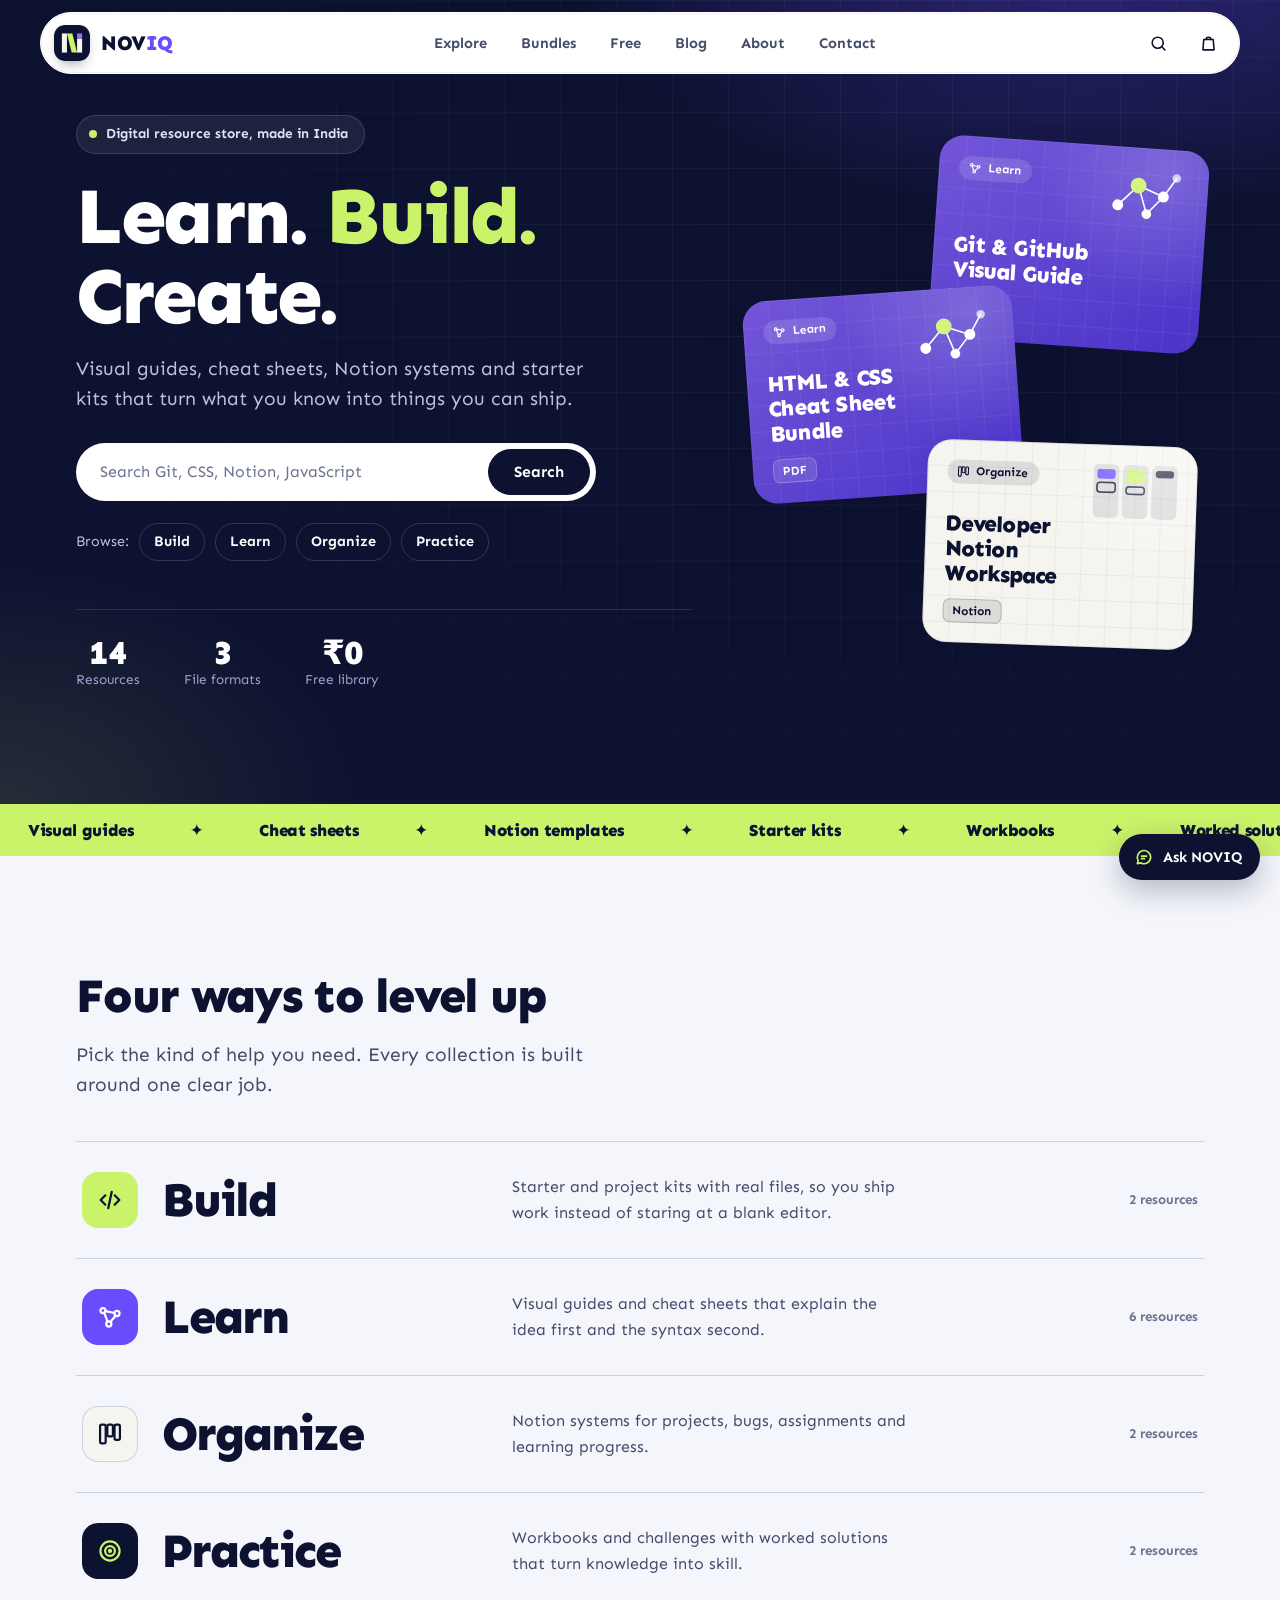
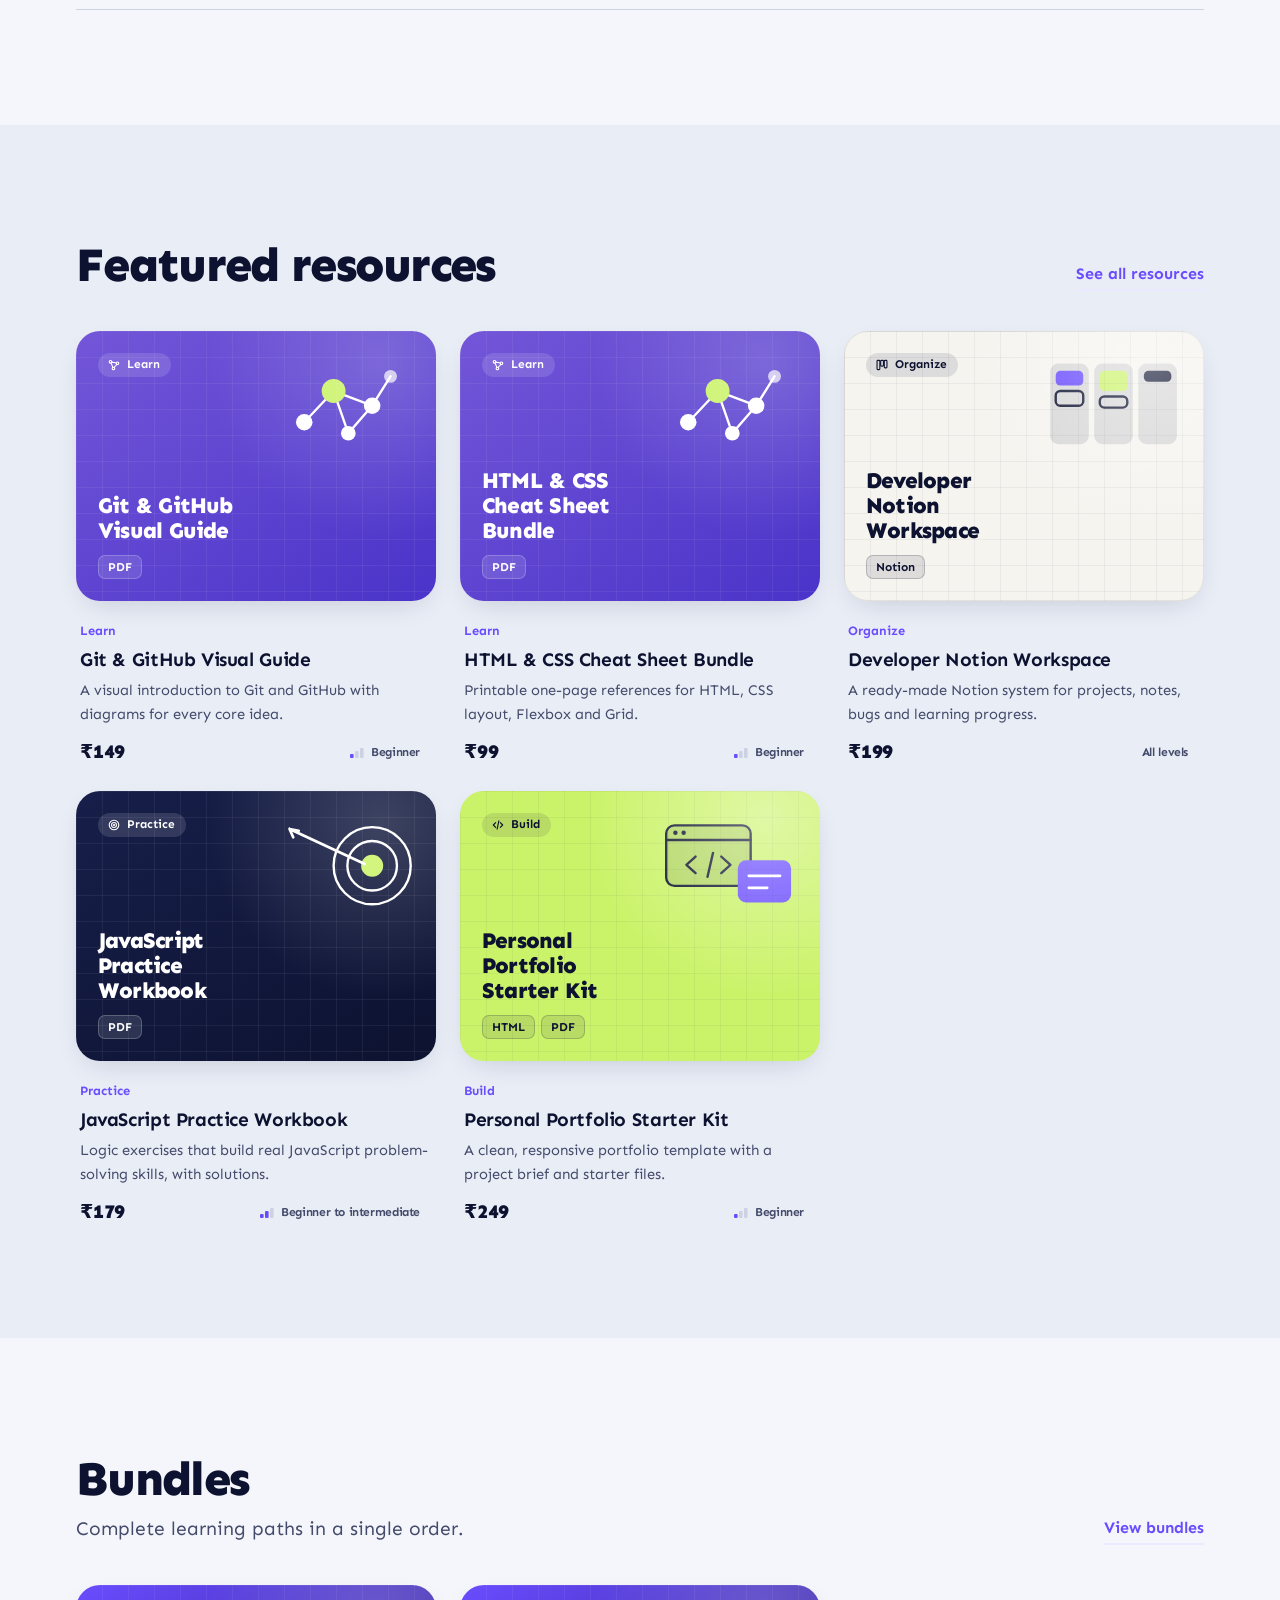
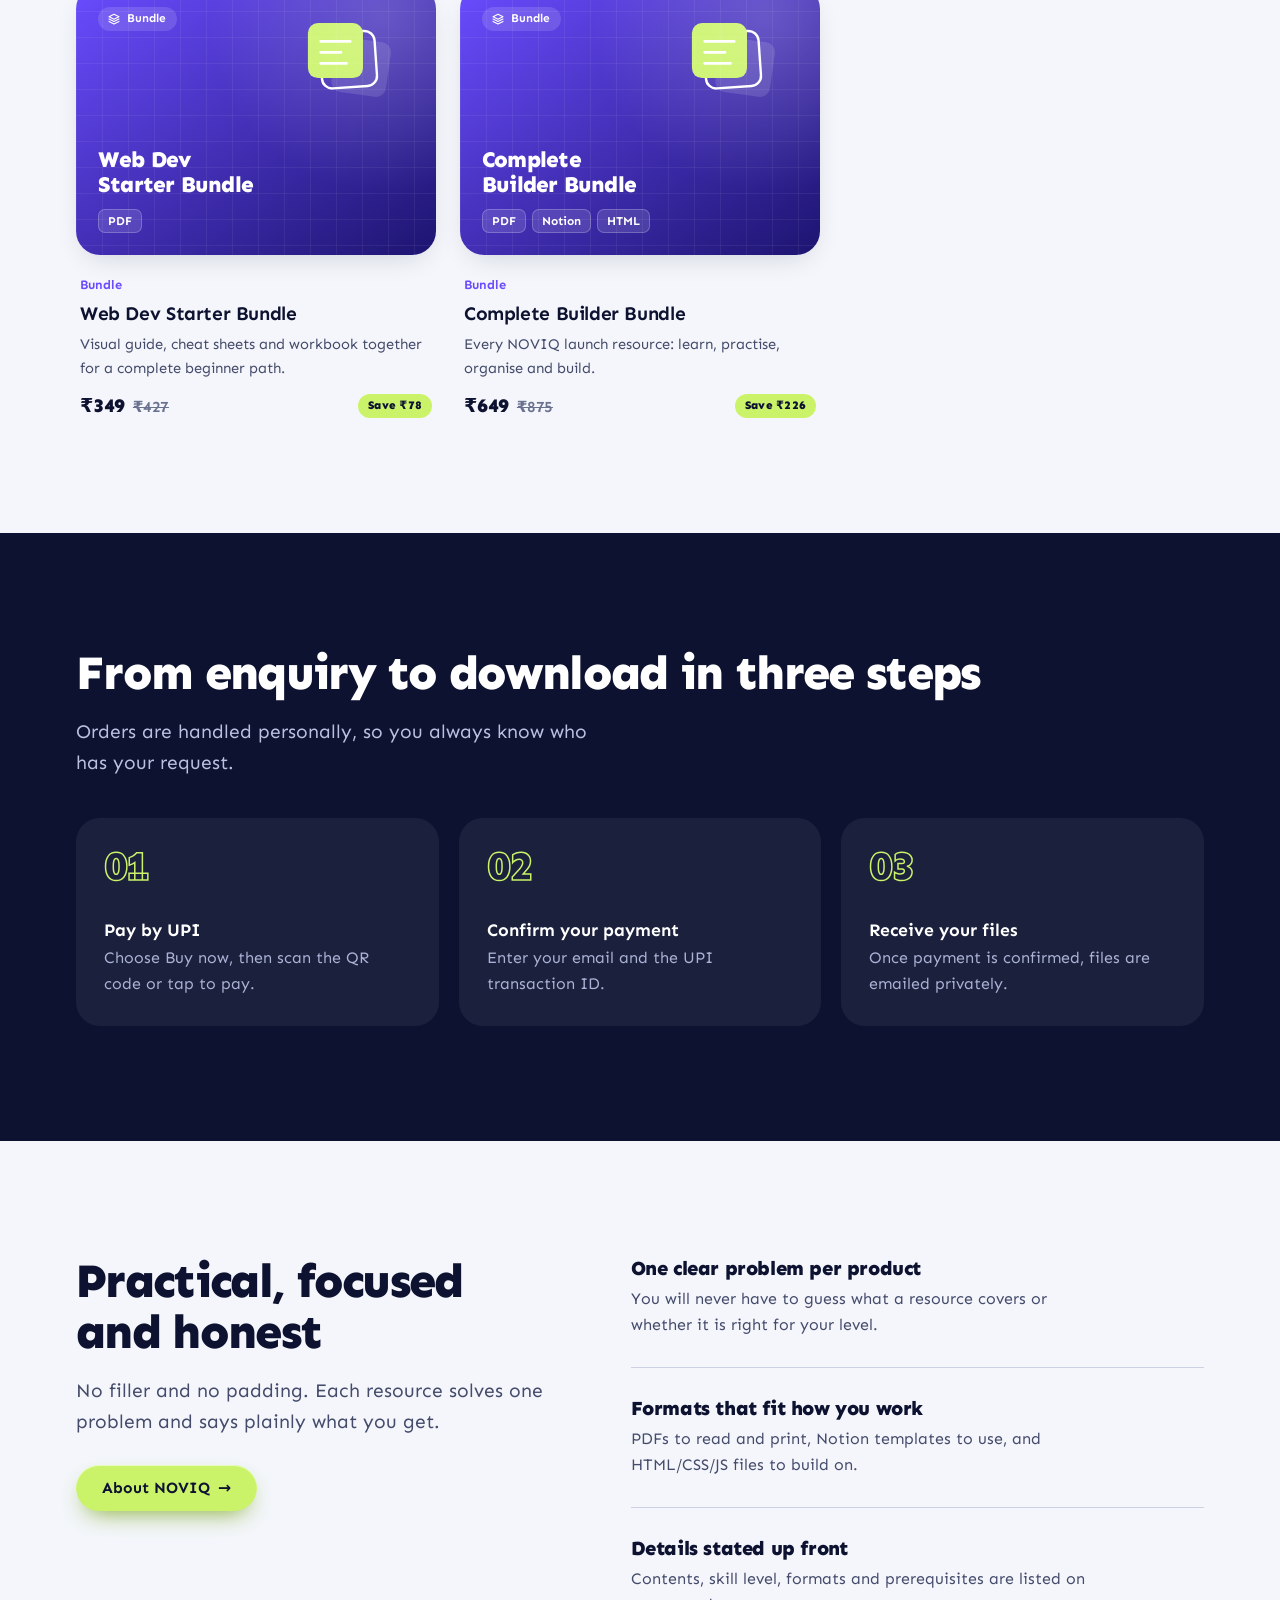
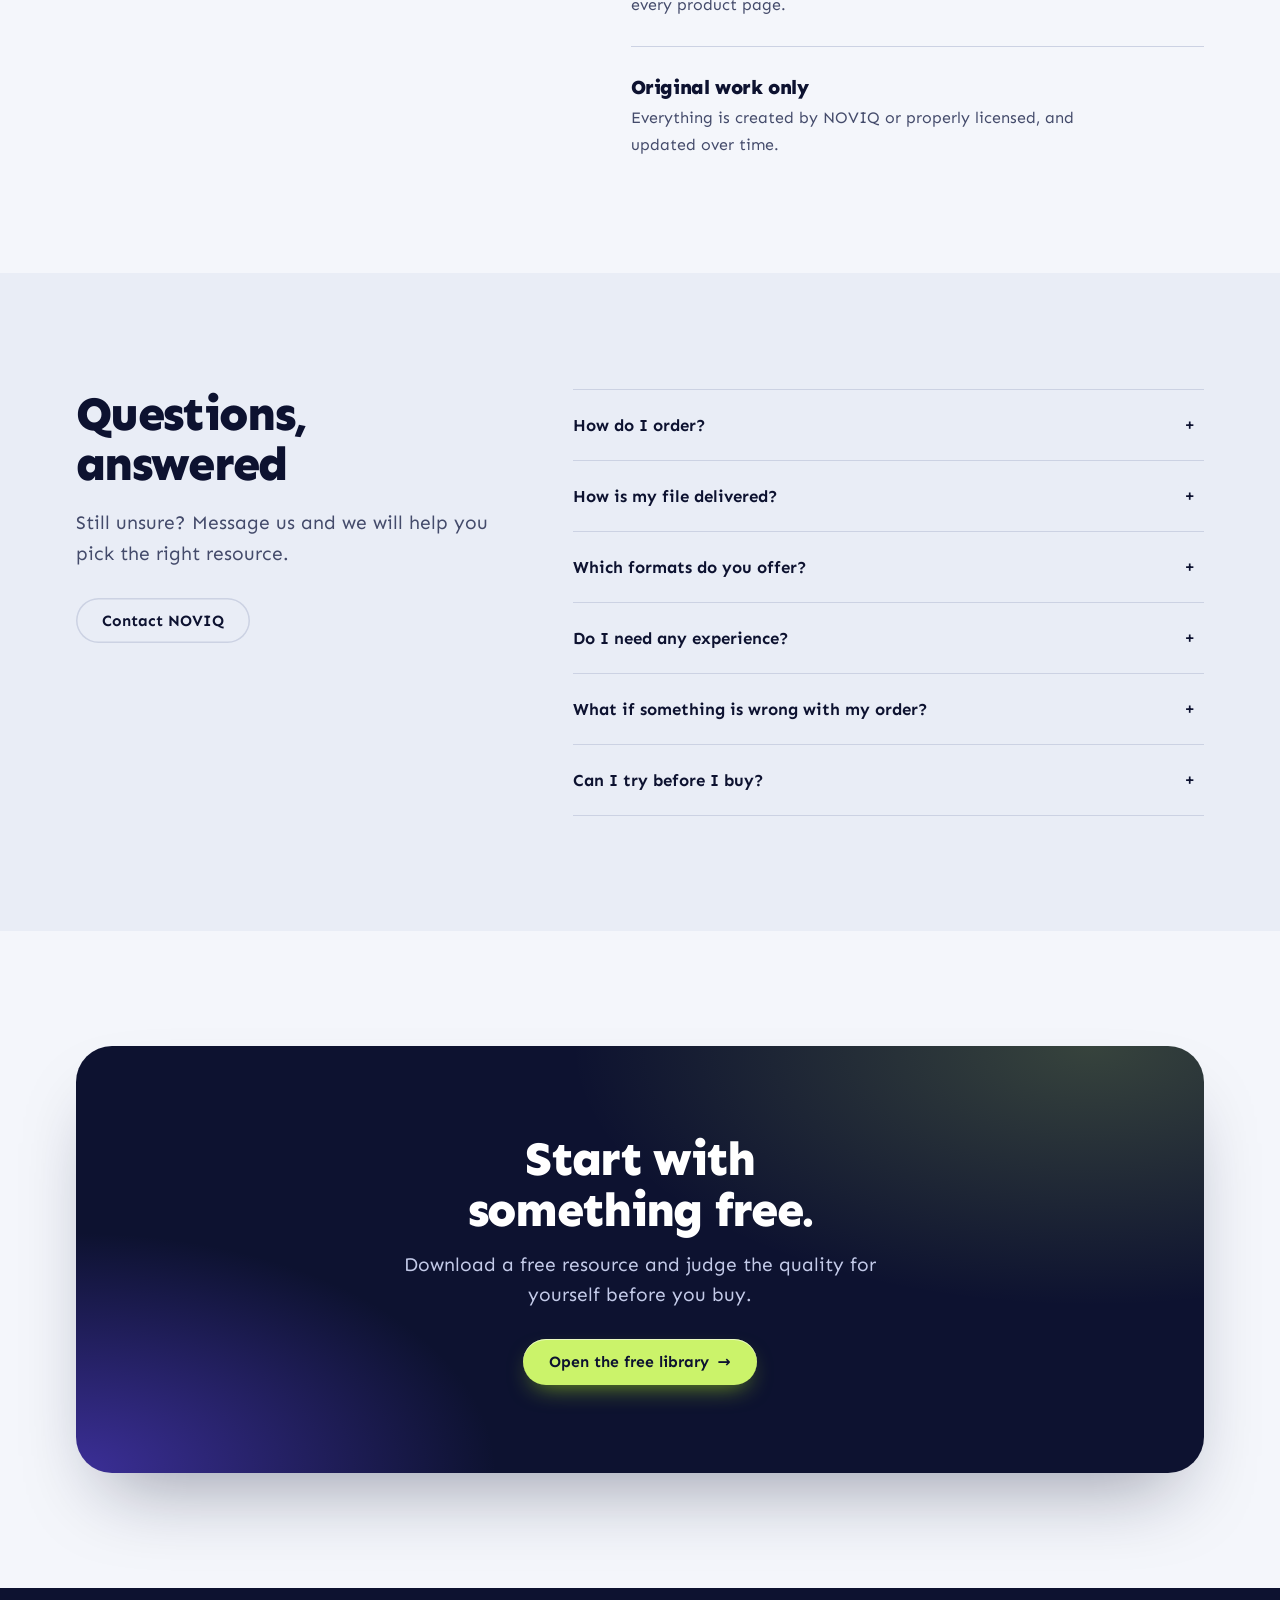
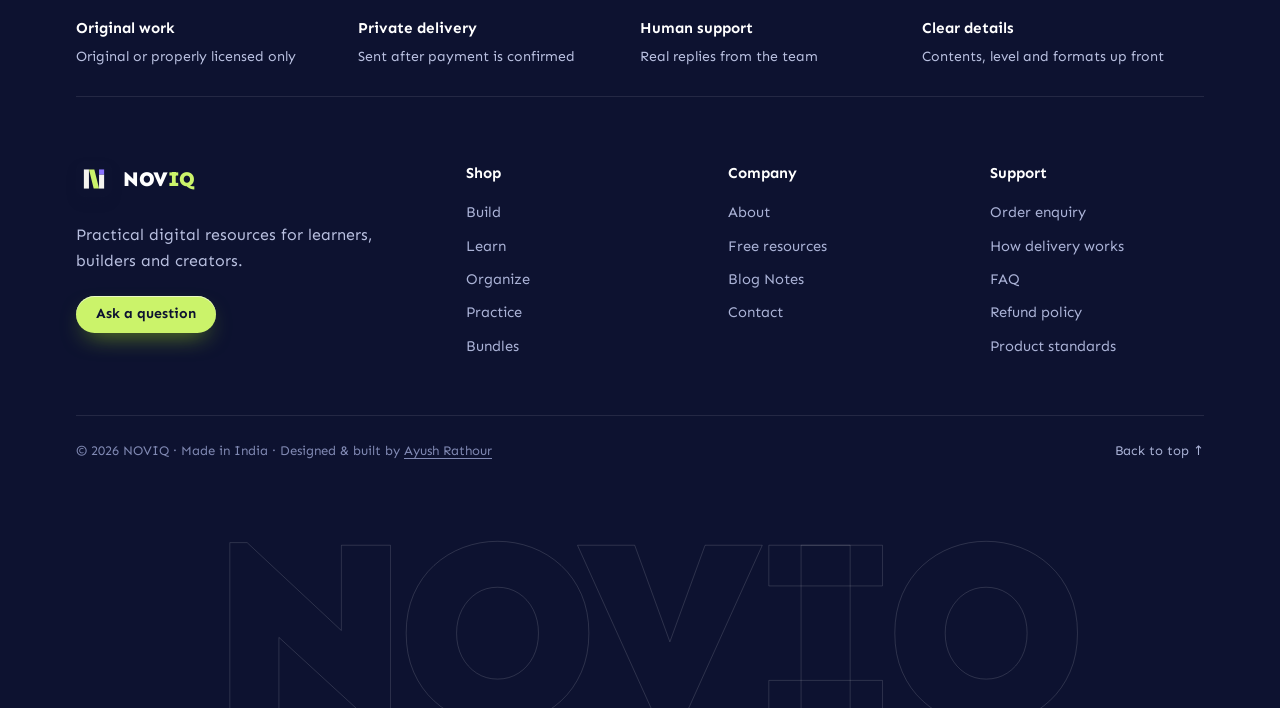
<file: index.html>
<!doctype html>
<html lang="en">
  <head>
    <meta charset="utf-8" />
    <meta name="viewport" content="width=device-width,initial-scale=1" />
    <meta name="author" content="Ayush Rathour" />
    <meta name="theme-color" content="#0d1230" />
    <meta property="og:site_name" content="NOVIQ" />
    <meta property="og:type" content="website" />
    <meta name="twitter:card" content="summary_large_image" />
    <title>NOVIQ | Learn. Build. Create.</title>
    <meta
      name="description"
      content="NOVIQ: visual guides, cheat sheets, Notion templates and starter kits for learners, builders and creators."
    />
    <link rel="icon" href="assets/icons/favicon.svg" type="image/svg+xml" />
    <link rel="icon" href="assets/icons/favicon.ico" sizes="48x48" />
    <link rel="apple-touch-icon" href="assets/icons/apple-touch-icon.png" />
    <link rel="manifest" href="site.webmanifest" />
    <link rel="preconnect" href="https://fonts.googleapis.com" />
    <link rel="preconnect" href="https://fonts.gstatic.com" crossorigin />
    <link
      href="https://fonts.googleapis.com/css2?family=Sen:wght@400..800&display=swap"
      rel="stylesheet"
    />
    <link rel="stylesheet" href="css/style.css" />
    <link rel="stylesheet" href="css/responsive.css" />
    <link rel="stylesheet" href="css/chatbot.css" />
    <script type="application/ld+json">
      {
        "@context": "https://schema.org",
        "@type": "Organization",
        "name": "NOVIQ",
        "description": "Visual guides, cheat sheets, Notion templates and starter kits for learners, builders and creators.",
        "founder": {
          "@type": "Person",
          "name": "Ayush Rathour",
          "url": "https://ayushrathour.site/",
          "sameAs": ["https://github.com/ayush-rathour"]
        }
      }
    </script>
  </head>
  <body>
    <div id="hdr"></div>
    <main id="main">
      <section class="hero">
        <div class="w hg">
          <div>
            <span class="pill"
              ><i></i>Digital resource store, made in India</span
            >
            <h1>Learn. <em>Build.</em> Create.</h1>
            <p class="lead">
              Visual guides, cheat sheets, Notion systems and starter kits that
              turn what you know into things you can ship.
            </p>
            <form class="hs" action="explore.html" role="search">
              <input
                type="search"
                name="q"
                placeholder="Search Git, CSS, Notion, JavaScript"
                aria-label="Search resources"
              />
              <button class="btn" type="submit">Search</button>
            </form>
            <div class="hero-links">
              <span>Browse:</span><a href="explore.html?cat=build">Build</a
              ><a href="explore.html?cat=learn">Learn</a
              ><a href="explore.html?cat=organize">Organize</a
              ><a href="explore.html?cat=practice">Practice</a>
            </div>
            <div class="stats">
              <div><b data-stat="total">12</b>Resources</div>
              <div><b data-stat="formats">3</b>File formats</div>
              <div><b>&#8377;0</b>Free library</div>
            </div>
          </div>
          <div class="stk" data-hero aria-hidden="true"></div>
        </div>
      </section>
      <section class="mq" aria-hidden="true">
        <div>
          <span>Visual guides</span><span>Cheat sheets</span
          ><span>Notion templates</span><span>Starter kits</span
          ><span>Workbooks</span><span>Worked solutions</span
          ><span>Visual guides</span><span>Cheat sheets</span
          ><span>Notion templates</span><span>Starter kits</span
          ><span>Workbooks</span><span>Worked solutions</span>
        </div>
      </section>
      <section>
        <div class="w">
          <h2>Four ways to level up</h2>
          <p class="lead" style="margin-bottom: 0">
            Pick the kind of help you need. Every collection is built around one
            clear job.
          </p>
          <div class="idx">
            <a href="explore.html?cat=build"
              ><i
                class="ico k-build"
                data-ico="build"
                data-size="28"
                aria-hidden="true"
              ></i>
              <h3>Build</h3>
              <p>
                Starter and project kits with real files, so you ship work
                instead of staring at a blank editor.
              </p>
              <small data-count="build"></small
            ></a>
            <a href="explore.html?cat=learn"
              ><i
                class="ico k-learn"
                data-ico="learn"
                data-size="28"
                aria-hidden="true"
              ></i>
              <h3>Learn</h3>
              <p>
                Visual guides and cheat sheets that explain the idea first and
                the syntax second.
              </p>
              <small data-count="learn"></small
            ></a>
            <a href="explore.html?cat=organize"
              ><i
                class="ico k-organize"
                data-ico="organize"
                data-size="28"
                aria-hidden="true"
              ></i>
              <h3>Organize</h3>
              <p>
                Notion systems for projects, bugs, assignments and learning
                progress.
              </p>
              <small data-count="organize"></small
            ></a>
            <a href="explore.html?cat=practice"
              ><i
                class="ico k-practice"
                data-ico="practice"
                data-size="28"
                aria-hidden="true"
              ></i>
              <h3>Practice</h3>
              <p>
                Workbooks and challenges with worked solutions that turn
                knowledge into skill.
              </p>
              <small data-count="practice"></small
            ></a>
          </div>
        </div>
      </section>
      <section class="light">
        <div class="w">
          <div class="head">
            <h2>Featured resources</h2>
            <a class="more" href="explore.html">See all resources</a>
          </div>
          <div class="grid" data-grid="featured"></div>
        </div>
      </section>
      <section>
        <div class="w">
          <div class="head">
            <div>
              <h2>Bundles</h2>
              <p class="lead" style="margin: 10px 0 0">
                Complete learning paths in a single order.
              </p>
            </div>
            <a class="more" href="bundles.html">View bundles</a>
          </div>
          <div class="grid" data-grid="bundles"></div>
        </div>
      </section>
      <section class="dark">
        <div class="w">
          <h2>From enquiry to download in three steps</h2>
          <p class="lead">
            Orders are handled personally, so you always know who has your
            request.
          </p>
          <div class="steps">
            <div class="step">
              <b>01</b>
              <p>
                <strong>Pay by UPI</strong><br />Choose Buy now, then scan the
                QR code or tap to pay.
              </p>
            </div>
            <div class="step">
              <b>02</b>
              <p>
                <strong>Confirm your payment</strong><br />Enter your email and
                the UPI transaction ID.
              </p>
            </div>
            <div class="step">
              <b>03</b>
              <p>
                <strong>Receive your files</strong><br />Once payment is
                confirmed, files are emailed privately.
              </p>
            </div>
          </div>
        </div>
      </section>
      <section>
        <div class="w why">
          <div>
            <h2>Practical, focused and honest</h2>
            <p class="lead">
              No filler and no padding. Each resource solves one problem and
              says plainly what you get.
            </p>
            <a class="btn" href="about.html">About NOVIQ <span>&rarr;</span></a>
          </div>
          <dl>
            <dt>One clear problem per product</dt>
            <dd>
              You will never have to guess what a resource covers or whether it
              is right for your level.
            </dd>
            <dt>Formats that fit how you work</dt>
            <dd>
              PDFs to read and print, Notion templates to use, and HTML/CSS/JS
              files to build on.
            </dd>
            <dt>Details stated up front</dt>
            <dd>
              Contents, skill level, formats and prerequisites are listed on
              every product page.
            </dd>
            <dt>Original work only</dt>
            <dd>
              Everything is created by NOVIQ or properly licensed, and updated
              over time.
            </dd>
          </dl>
        </div>
      </section>
      <section class="light">
        <div class="w faq-wrap">
          <div>
            <h2>Questions, answered</h2>
            <p class="lead">
              Still unsure? Message us and we will help you pick the right
              resource.
            </p>
            <a class="btn o" style="margin: 0" href="contact.html"
              >Contact NOVIQ</a
            >
          </div>
          <div>
            <details>
              <summary>How do I order?</summary>
              <p>
                Four steps: explore the resources, select a pack and choose Buy
                now, follow the short checkout, then pay by UPI. Scan the QR
                code, enter your email and the 12-digit transaction ID, and we
                email your files once the payment is confirmed.
              </p>
            </details>
            <details>
              <summary>How is my file delivered?</summary>
              <p>
                Privately by email, after your payment is confirmed. Previews
                never contain the complete paid file.
              </p>
            </details>
            <details>
              <summary>Which formats do you offer?</summary>
              <p>
                PDF guides and workbooks, Notion templates, and HTML/CSS/JS
                starter files. Every product page lists its formats.
              </p>
            </details>
            <details>
              <summary>Do I need any experience?</summary>
              <p>
                Each resource states its level and prerequisites up front, from
                complete beginner to intermediate.
              </p>
            </details>
            <details>
              <summary>What if something is wrong with my order?</summary>
              <p>
                We fix or replace faulty files, and refund orders that cannot be
                delivered or were paid twice. See the
                <a href="refund.html">refund policy</a> for the details.
              </p>
            </details>
            <details>
              <summary>Can I try before I buy?</summary>
              <p>
                Yes. The free library has resources you can download without
                paying.
              </p>
            </details>
          </div>
        </div>
      </section>
      <section>
        <div class="w">
          <div class="band">
            <h2>Start with something free.</h2>
            <p class="lead">
              Download a free resource and judge the quality for yourself before
              you buy.
            </p>
            <a class="btn" href="free-resources.html"
              >Open the free library <span>&rarr;</span></a
            >
          </div>
        </div>
      </section>
    </main>
    <div id="ftr"></div>
    <script src="js/main.js"></script>
    <script src="js/products.js"></script>
    <script src="js/cart.js"></script>
    <script>
      load.then((P) => {
        const f = P.filter((p) => p.featured).slice(0, 3);
        $("[data-hero]").innerHTML = f
          .map(
            (p) =>
              `<a class="mc cov c-${safeCategory(p.category)}${p.cover ? " has-img" : ""}" href="product.html?slug=${encodeURIComponent(p.slug)}" tabindex="-1">${coverHTML(p)}</a>`,
          )
          .join("");
        document.querySelectorAll("[data-count]").forEach((e) => {
          const n = P.filter((p) => p.category == e.dataset.count).length;
          e.textContent = n + (n == 1 ? " resource" : " resources");
        });
        const st = {
          total: P.length,
          formats: new Set(P.flatMap((p) => p.format || [])).size,
        };
        document.querySelectorAll("[data-stat]").forEach((e) => {
          if (st[e.dataset.stat] != null) e.textContent = st[e.dataset.stat];
        });
      });
    </script>
    <script src="js/chatbot.js" defer></script>
  </body>
</html>
</file>
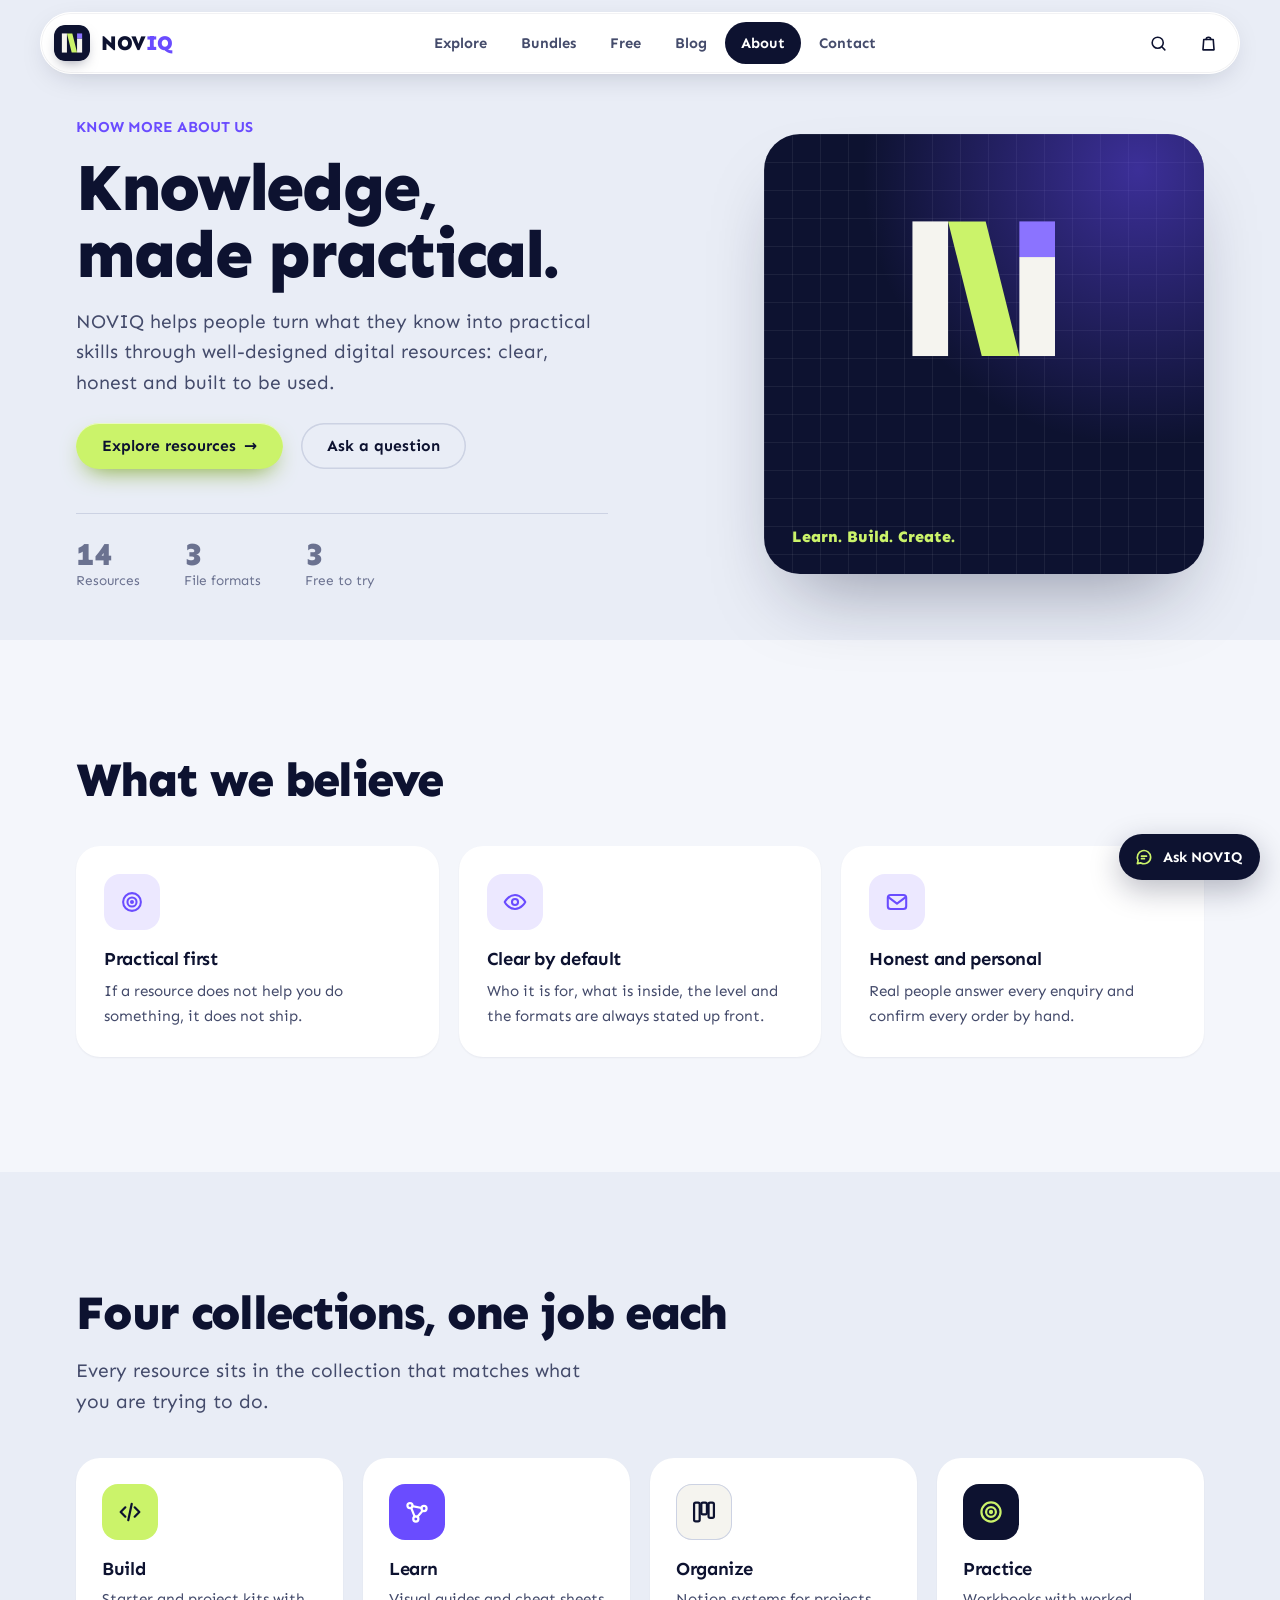
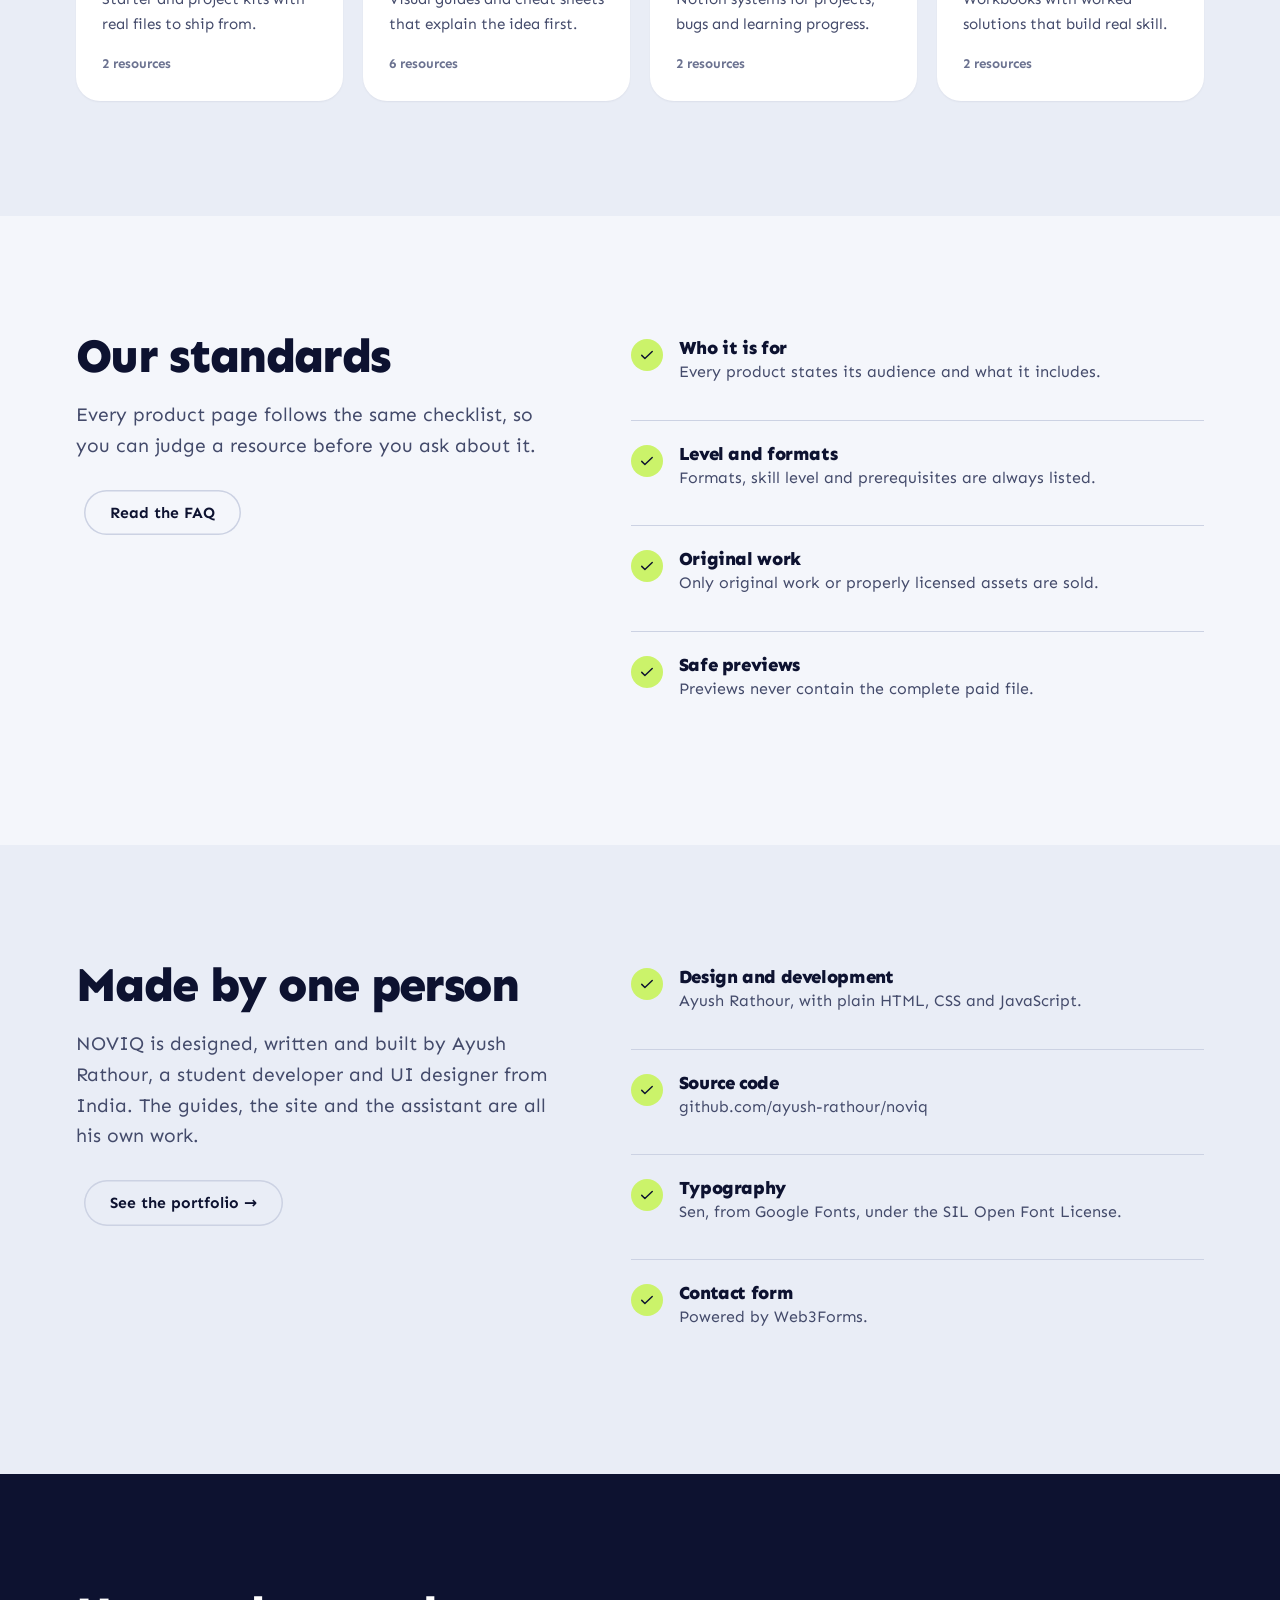
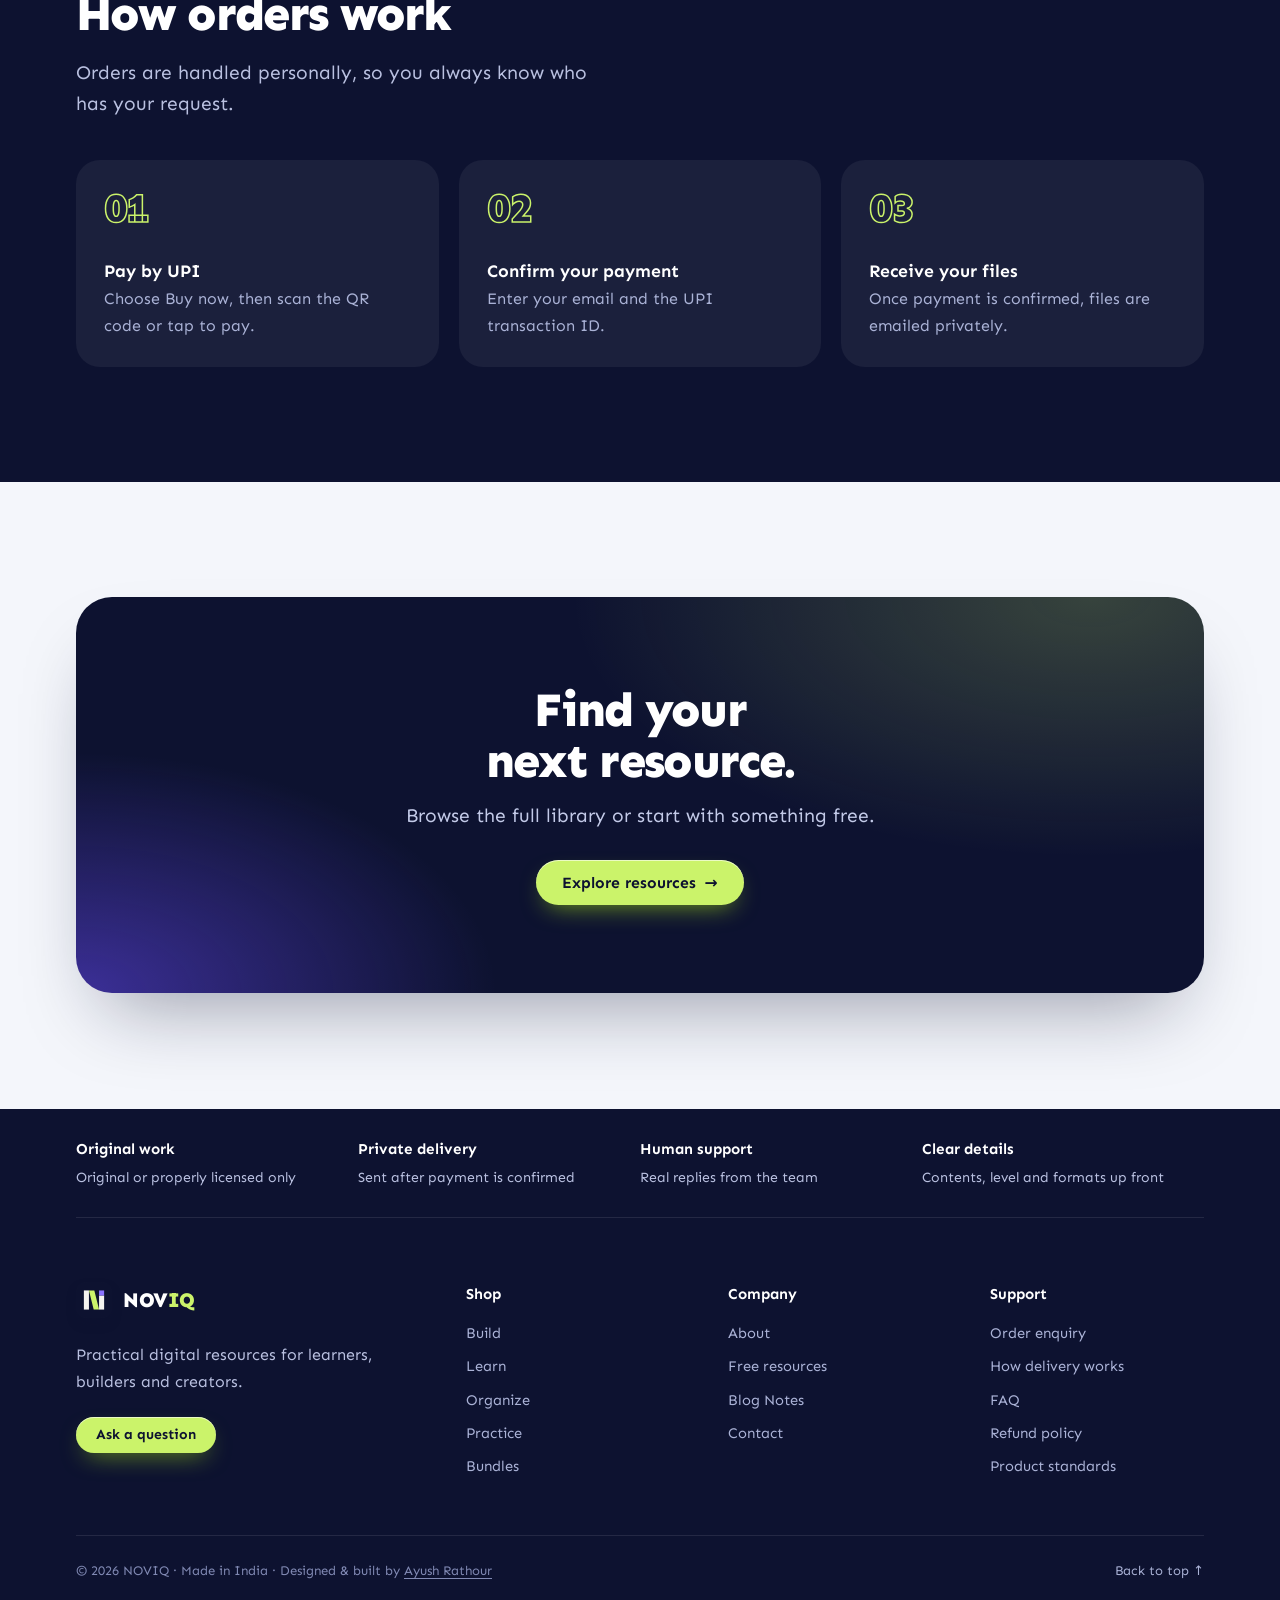
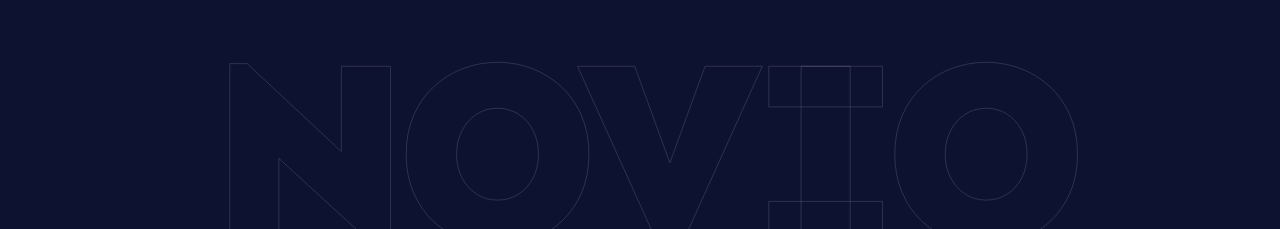
<file: about.html>
<!doctype html>
<html lang="en">
  <head>
    <meta charset="utf-8" />
    <meta name="viewport" content="width=device-width,initial-scale=1" />
    <meta name="author" content="Ayush Rathour" />
    <meta name="theme-color" content="#0d1230" />
    <meta property="og:site_name" content="NOVIQ" />
    <meta property="og:type" content="website" />
    <meta name="twitter:card" content="summary_large_image" />
    <title>About | NOVIQ</title>
    <meta
      name="description"
      content="NOVIQ turns knowledge into practical skills through well-designed digital resources."
    />
    <link rel="icon" href="assets/icons/favicon.svg" type="image/svg+xml" />
    <link rel="icon" href="assets/icons/favicon.ico" sizes="48x48" />
    <link rel="apple-touch-icon" href="assets/icons/apple-touch-icon.png" />
    <link rel="manifest" href="site.webmanifest" />
    <link rel="preconnect" href="https://fonts.googleapis.com" />
    <link rel="preconnect" href="https://fonts.gstatic.com" crossorigin />
    <link
      href="https://fonts.googleapis.com/css2?family=Sen:wght@400..800&display=swap"
      rel="stylesheet"
    />
    <link rel="stylesheet" href="css/style.css" />
    <link rel="stylesheet" href="css/responsive.css" />
    <link rel="stylesheet" href="css/chatbot.css" />
  </head>
  <body>
    <div id="hdr"></div>
    <main id="main">
      <section class="light ph about-hero">
        <div class="w two">
          <div>
            <p class="eyebrow">KNOW MORE ABOUT US</p>
            <h1>Knowledge, made practical.</h1>
            <p class="lead">
              NOVIQ helps people turn what they know into practical skills
              through well-designed digital resources: clear, honest and built
              to be used.
            </p>
            <div class="about-cta">
              <a class="btn" href="explore.html"
                >Explore resources <span>&rarr;</span></a
              >
              <a class="btn o" href="contact.html">Ask a question</a>
            </div>
            <div class="stats-l">
              <div><b data-stat="total">12</b>Resources</div>
              <div><b data-stat="formats">3</b>File formats</div>
              <div><b data-stat="free">1</b>Free to try</div>
            </div>
          </div>
          <div class="mark-tile" aria-hidden="true">
            <svg viewBox="0 0 64 64" role="img" aria-label="NOVIQ monogram">
              <rect x="14" y="15" width="9" height="34" fill="#f5f4ef" />
              <path d="M23 15h9.5L41 49h-9.5Z" fill="#cbf36a" />
              <rect x="41" y="24" width="9" height="25" fill="#f5f4ef" />
              <rect x="41" y="15" width="9" height="9" fill="#8b73ff" />
            </svg>
            <span>Learn. Build. Create.</span>
          </div>
        </div>
      </section>

      <section>
        <div class="w">
          <h2>What we believe</h2>
          <div class="val">
            <div>
              <i class="ico k-soft" data-ico="practice" aria-hidden="true"></i>
              <h3>Practical first</h3>
              <p>
                If a resource does not help you do something, it does not ship.
              </p>
            </div>
            <div>
              <i class="ico k-soft" data-ico="eye" aria-hidden="true"></i>
              <h3>Clear by default</h3>
              <p>
                Who it is for, what is inside, the level and the formats are
                always stated up front.
              </p>
            </div>
            <div>
              <i class="ico k-soft" data-ico="mail" aria-hidden="true"></i>
              <h3>Honest and personal</h3>
              <p>
                Real people answer every enquiry and confirm every order by
                hand.
              </p>
            </div>
          </div>
        </div>
      </section>

      <section class="light">
        <div class="w">
          <h2>Four collections, one job each</h2>
          <p class="lead" style="margin-bottom: 0">
            Every resource sits in the collection that matches what you are
            trying to do.
          </p>
          <div class="tiles">
            <a class="tile t-build" href="explore.html?cat=build">
              <i
                class="ico-sq"
                data-ico="build"
                data-size="28"
                aria-hidden="true"
              ></i>
              <h3>Build</h3>
              <p>Starter and project kits with real files to ship from.</p>
              <small data-count="build"></small>
            </a>
            <a class="tile t-learn" href="explore.html?cat=learn">
              <i
                class="ico-sq"
                data-ico="learn"
                data-size="28"
                aria-hidden="true"
              ></i>
              <h3>Learn</h3>
              <p>Visual guides and cheat sheets that explain the idea first.</p>
              <small data-count="learn"></small>
            </a>
            <a class="tile t-organize" href="explore.html?cat=organize">
              <i
                class="ico-sq"
                data-ico="organize"
                data-size="28"
                aria-hidden="true"
              ></i>
              <h3>Organize</h3>
              <p>Notion systems for projects, bugs and learning progress.</p>
              <small data-count="organize"></small>
            </a>
            <a class="tile t-practice" href="explore.html?cat=practice">
              <i
                class="ico-sq"
                data-ico="practice"
                data-size="28"
                aria-hidden="true"
              ></i>
              <h3>Practice</h3>
              <p>Workbooks with worked solutions that build real skill.</p>
              <small data-count="practice"></small>
            </a>
          </div>
        </div>
      </section>

      <section id="standards">
        <div class="w why">
          <div>
            <h2>Our standards</h2>
            <p class="lead">
              Every product page follows the same checklist, so you can judge a
              resource before you ask about it.
            </p>
            <a class="btn o" href="contact.html#faq">Read the FAQ</a>
          </div>
          <ul class="std">
            <li>
              <i
                class="ico-ck"
                data-ico="check"
                data-size="18"
                aria-hidden="true"
              ></i>
              <div>
                <b>Who it is for</b
                ><span
                  >Every product states its audience and what it includes.</span
                >
              </div>
            </li>
            <li>
              <i
                class="ico-ck"
                data-ico="check"
                data-size="18"
                aria-hidden="true"
              ></i>
              <div>
                <b>Level and formats</b
                ><span
                  >Formats, skill level and prerequisites are always
                  listed.</span
                >
              </div>
            </li>
            <li>
              <i
                class="ico-ck"
                data-ico="check"
                data-size="18"
                aria-hidden="true"
              ></i>
              <div>
                <b>Original work</b
                ><span
                  >Only original work or properly licensed assets are
                  sold.</span
                >
              </div>
            </li>
            <li>
              <i
                class="ico-ck"
                data-ico="check"
                data-size="18"
                aria-hidden="true"
              ></i>
              <div>
                <b>Safe previews</b
                ><span>Previews never contain the complete paid file.</span>
              </div>
            </li>
          </ul>
        </div>
      </section>

      <section class="light" id="credits">
        <div class="w why">
          <div>
            <h2>Made by one person</h2>
            <p class="lead">
              NOVIQ is designed, written and built by Ayush Rathour, a student
              developer and UI designer from India. The guides, the site and the
              assistant are all his own work.
            </p>
            <a
              class="btn o"
              href="https://ayushrathour.site/"
              target="_blank"
              rel="noopener noreferrer"
              >See the portfolio &rarr;</a
            >
          </div>
          <ul class="std">
            <li>
              <i
                class="ico-ck"
                data-ico="check"
                data-size="18"
                aria-hidden="true"
              ></i>
              <div>
                <b>Design and development</b
                ><span
                  >Ayush Rathour, with plain HTML, CSS and JavaScript.</span
                >
              </div>
            </li>
            <li>
              <i
                class="ico-ck"
                data-ico="check"
                data-size="18"
                aria-hidden="true"
              ></i>
              <div>
                <b>Source code</b
                ><span
                  ><a
                    href="https://github.com/ayush-rathour/noviq"
                    target="_blank"
                    rel="noopener noreferrer"
                    >github.com/ayush-rathour/noviq</a
                  ></span
                >
              </div>
            </li>
            <li>
              <i
                class="ico-ck"
                data-ico="check"
                data-size="18"
                aria-hidden="true"
              ></i>
              <div>
                <b>Typography</b
                ><span
                  >Sen, from Google Fonts, under the SIL Open Font
                  License.</span
                >
              </div>
            </li>
            <li>
              <i
                class="ico-ck"
                data-ico="check"
                data-size="18"
                aria-hidden="true"
              ></i>
              <div><b>Contact form</b><span>Powered by Web3Forms.</span></div>
            </li>
          </ul>
        </div>
      </section>

      <section class="dark" id="orders">
        <div class="w">
          <h2>How orders work</h2>
          <p class="lead">
            Orders are handled personally, so you always know who has your
            request.
          </p>
          <div class="steps">
            <div class="step">
              <b>01</b>
              <p>
                <strong>Pay by UPI</strong><br />Choose Buy now, then scan the
                QR code or tap to pay.
              </p>
            </div>
            <div class="step">
              <b>02</b>
              <p>
                <strong>Confirm your payment</strong><br />Enter your email and
                the UPI transaction ID.
              </p>
            </div>
            <div class="step">
              <b>03</b>
              <p>
                <strong>Receive your files</strong><br />Once payment is
                confirmed, files are emailed privately.
              </p>
            </div>
          </div>
        </div>
      </section>

      <section>
        <div class="w">
          <div class="band">
            <h2>Find your next resource.</h2>
            <p class="lead">
              Browse the full library or start with something free.
            </p>
            <a class="btn" href="explore.html"
              >Explore resources <span>&rarr;</span></a
            >
          </div>
        </div>
      </section>
    </main>
    <div id="ftr"></div>
    <script src="js/main.js"></script>
    <script src="js/products.js"></script>
    <script src="js/cart.js"></script>
    <script>
      load.then((P) => {
        const st = {
          total: P.length,
          formats: new Set(P.flatMap((p) => p.format || [])).size,
          free: P.filter((p) => !p.price_inr).length,
        };
        document.querySelectorAll("[data-stat]").forEach((e) => {
          if (st[e.dataset.stat] != null) e.textContent = st[e.dataset.stat];
        });
        document.querySelectorAll("[data-count]").forEach((e) => {
          const n = P.filter((p) => p.category == e.dataset.count).length;
          e.textContent = n + (n == 1 ? " resource" : " resources");
        });
      });
    </script>
    <script src="js/chatbot.js" defer></script>
  </body>
</html>
</file>
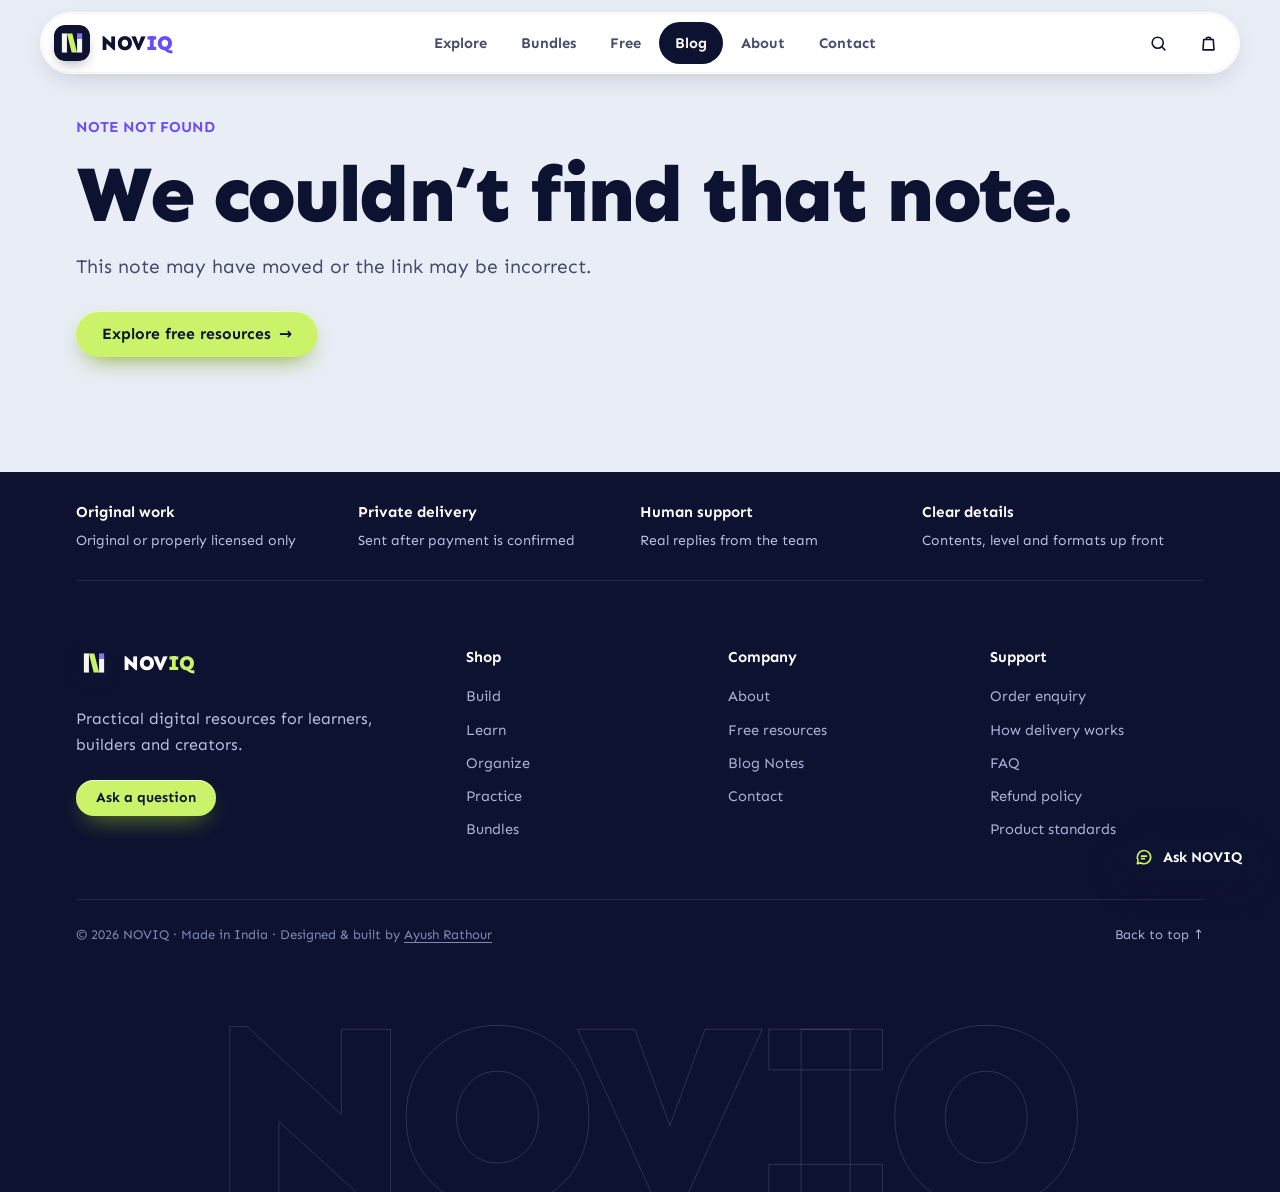
<file: blog-note.html>
<!doctype html>
<html lang="en">
  <head>
    <meta charset="utf-8" />
    <meta name="viewport" content="width=device-width,initial-scale=1" />
    <meta name="author" content="Ayush Rathour" />
    <meta name="theme-color" content="#0d1230" />
    <title>Blog Note | NOVIQ</title>
    <meta name="description" content="Practical notes from NOVIQ." />
    <link rel="icon" href="assets/icons/favicon.svg" type="image/svg+xml" />
    <link rel="preconnect" href="https://fonts.googleapis.com" />
    <link rel="preconnect" href="https://fonts.gstatic.com" crossorigin />
    <link
      href="https://fonts.googleapis.com/css2?family=Sen:wght@400..800&display=swap"
      rel="stylesheet"
    />
    <link rel="stylesheet" href="css/style.css" />
    <link rel="stylesheet" href="css/responsive.css" />
    <link rel="stylesheet" href="css/chatbot.css" />
  </head>
  <body>
    <div id="hdr"></div>
    <main id="main">
      <div id="article-root">
        <section class="light">
          <div class="w">
            <p class="eyebrow">NOVIQ / BLOG NOTES</p>
            <h1>Loading note...</h1>
          </div>
        </section>
      </div>
    </main>
    <div id="ftr"></div>
    <script src="js/main.js"></script>
    <script src="js/blog.js"></script>
    <script src="js/chatbot.js" defer></script>
  </body>
</html>
</file>
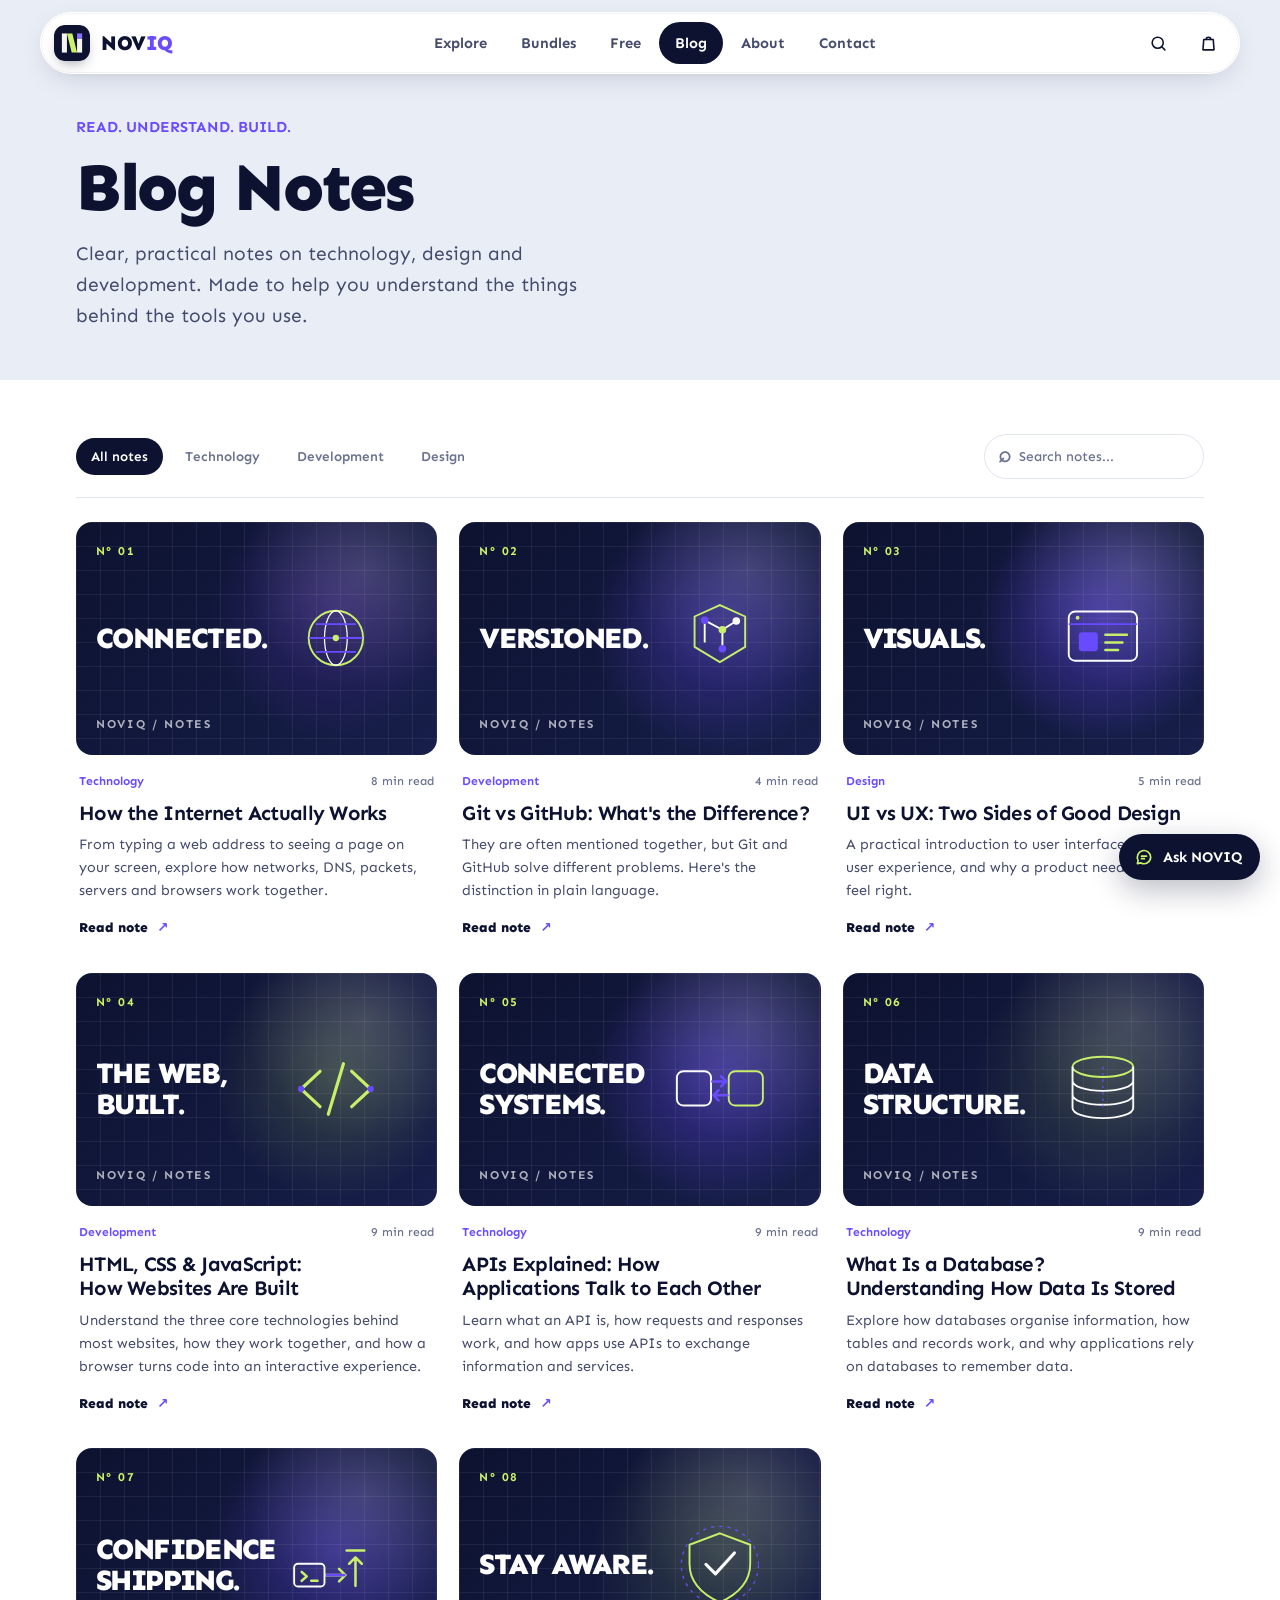
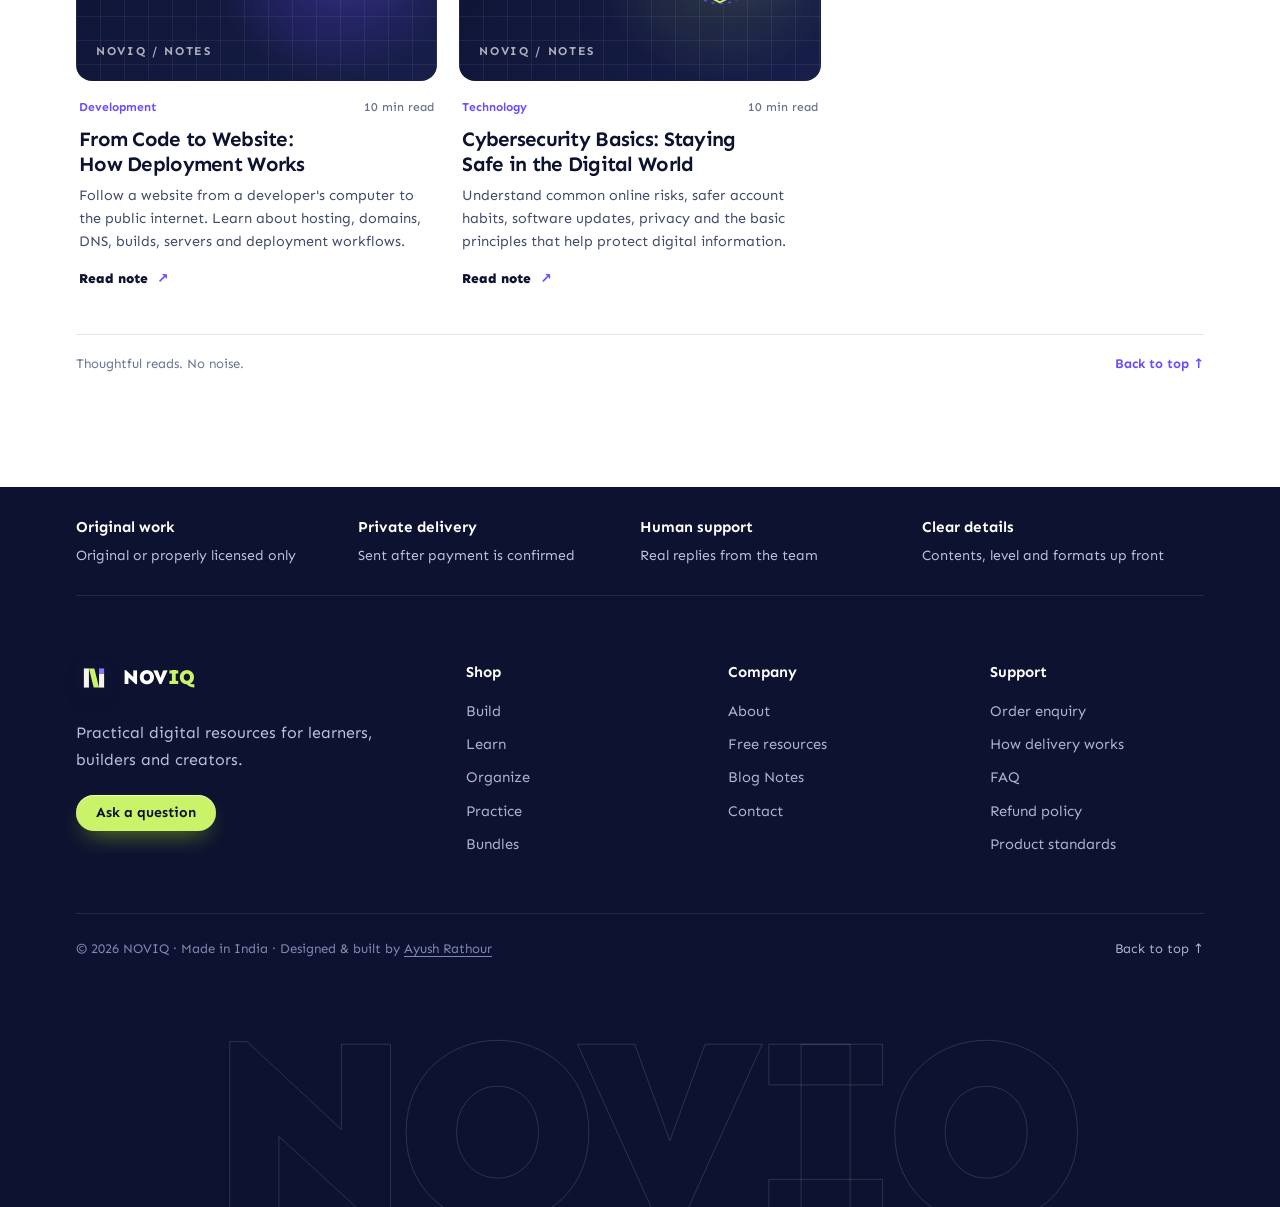
<file: blog.html>
<!doctype html>
<html lang="en">
  <head>
    <meta charset="utf-8" />
    <meta name="viewport" content="width=device-width,initial-scale=1" />
    <meta name="author" content="Ayush Rathour" />
    <meta name="theme-color" content="#0d1230" />
    <meta property="og:site_name" content="NOVIQ" />
    <meta property="og:type" content="website" />
    <meta name="twitter:card" content="summary_large_image" />
    <title>Blog Notes | NOVIQ</title>
    <meta
      name="description"
      content="Clear, practical Blog Notes on technology, design and development from NOVIQ."
    />
    <link rel="icon" href="assets/icons/favicon.svg" type="image/svg+xml" />
    <link rel="icon" href="assets/icons/favicon.ico" sizes="48x48" />
    <link rel="apple-touch-icon" href="assets/icons/apple-touch-icon.png" />
    <link rel="manifest" href="site.webmanifest" />
    <link rel="preconnect" href="https://fonts.googleapis.com" />
    <link rel="preconnect" href="https://fonts.gstatic.com" crossorigin />
    <link
      href="https://fonts.googleapis.com/css2?family=Sen:wght@400..800&display=swap"
      rel="stylesheet"
    />
    <link rel="stylesheet" href="css/style.css" />
    <link rel="stylesheet" href="css/responsive.css" />
    <link rel="stylesheet" href="css/chatbot.css" />
  </head>
  <body>
    <div id="hdr"></div>
    <main id="main">
      <section class="light ph">
        <div class="w">
          <p class="eyebrow">READ. UNDERSTAND. BUILD.</p>
          <h1>Blog Notes</h1>
          <p class="lead">
            Clear, practical notes on technology, design and development. Made
            to help you understand the things behind the tools you use.
          </p>
        </div>
      </section>
      <section
        class="light blog-library"
        id="blog-notes"
        style="padding-top: 16px"
      >
        <div class="w">
          <div class="blog-toolbar">
            <div
              class="blog-filters"
              role="group"
              aria-label="Filter Blog Notes"
            >
              <button
                class="blog-filter active"
                type="button"
                data-blog-filter="all"
                aria-pressed="true"
              >
                All notes
              </button>
              <button
                class="blog-filter"
                type="button"
                data-blog-filter="Technology"
                aria-pressed="false"
              >
                Technology
              </button>
              <button
                class="blog-filter"
                type="button"
                data-blog-filter="Development"
                aria-pressed="false"
              >
                Development
              </button>
              <button
                class="blog-filter"
                type="button"
                data-blog-filter="Design"
                aria-pressed="false"
              >
                Design
              </button>
            </div>
            <label class="blog-search"
              ><span class="sr-only">Search Blog Notes</span
              ><span aria-hidden="true">⌕</span
              ><input
                id="blog-search"
                type="search"
                placeholder="Search notes..."
                autocomplete="off"
            /></label>
          </div>
          <div class="blog-grid" id="blog-grid" aria-live="polite"></div>
          <div class="blog-bottom">
            <span>Thoughtful reads. No noise.</span
            ><a href="#top">Back to top ↑</a>
          </div>
        </div>
      </section>
    </main>
    <div id="ftr"></div>
    <script src="js/main.js"></script>
    <script src="js/products.js"></script>
    <script src="js/cart.js"></script>
    <script src="js/blog.js"></script>
    <script src="js/chatbot.js" defer></script>
  </body>
</html>
</file>
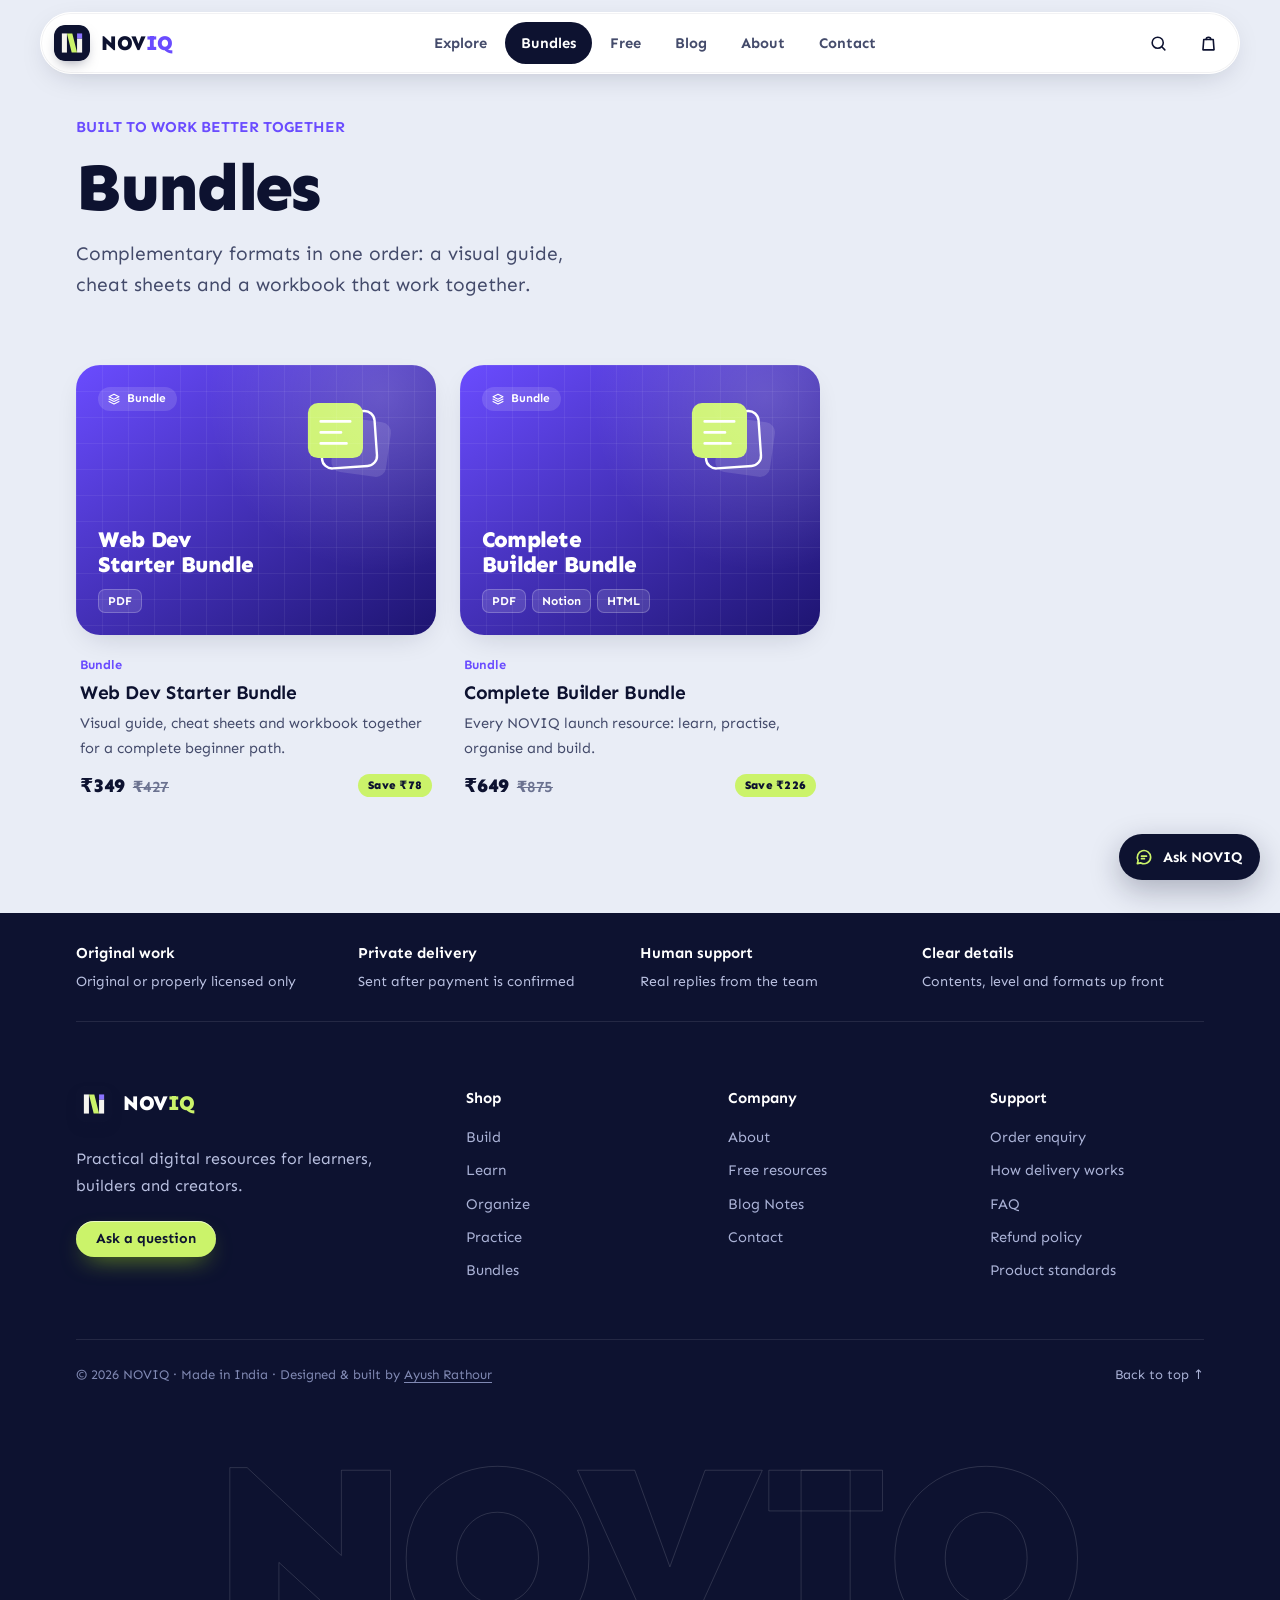
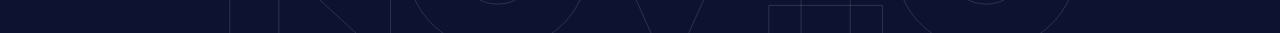
<file: bundles.html>
<!doctype html>
<html lang="en">
  <head>
    <meta charset="utf-8" />
    <meta name="viewport" content="width=device-width,initial-scale=1" />
    <meta name="author" content="Ayush Rathour" />
    <meta name="theme-color" content="#0d1230" />
    <meta property="og:site_name" content="NOVIQ" />
    <meta property="og:type" content="website" />
    <meta name="twitter:card" content="summary_large_image" />
    <title>Bundles | NOVIQ</title>
    <meta
      name="description"
      content="Complete NOVIQ learning paths in a single order."
    />
    <link rel="icon" href="assets/icons/favicon.svg" type="image/svg+xml" />
    <link rel="icon" href="assets/icons/favicon.ico" sizes="48x48" />
    <link rel="apple-touch-icon" href="assets/icons/apple-touch-icon.png" />
    <link rel="manifest" href="site.webmanifest" />
    <link rel="preconnect" href="https://fonts.googleapis.com" />
    <link rel="preconnect" href="https://fonts.gstatic.com" crossorigin />
    <link
      href="https://fonts.googleapis.com/css2?family=Sen:wght@400..800&display=swap"
      rel="stylesheet"
    />
    <link rel="stylesheet" href="css/style.css" />
    <link rel="stylesheet" href="css/responsive.css" />
    <link rel="stylesheet" href="css/chatbot.css" />
  </head>
  <body>
    <div id="hdr"></div>
    <main id="main">
      <section class="light ph">
        <div class="w">
          <p class="eyebrow">BUILT TO WORK BETTER TOGETHER</p>
          <h1>Bundles</h1>
          <p class="lead">
            Complementary formats in one order: a visual guide, cheat sheets and
            a workbook that work together.
          </p>
        </div>
      </section>
      <section class="light" style="padding-top: 16px">
        <div class="w">
          <div class="grid" data-grid="bundles" style="margin-top: 0"></div>
        </div>
      </section>
    </main>
    <div id="ftr"></div>
    <script src="js/main.js"></script>
    <script src="js/products.js"></script>
    <script src="js/cart.js"></script>
    <script src="js/chatbot.js" defer></script>
  </body>
</html>
</file>
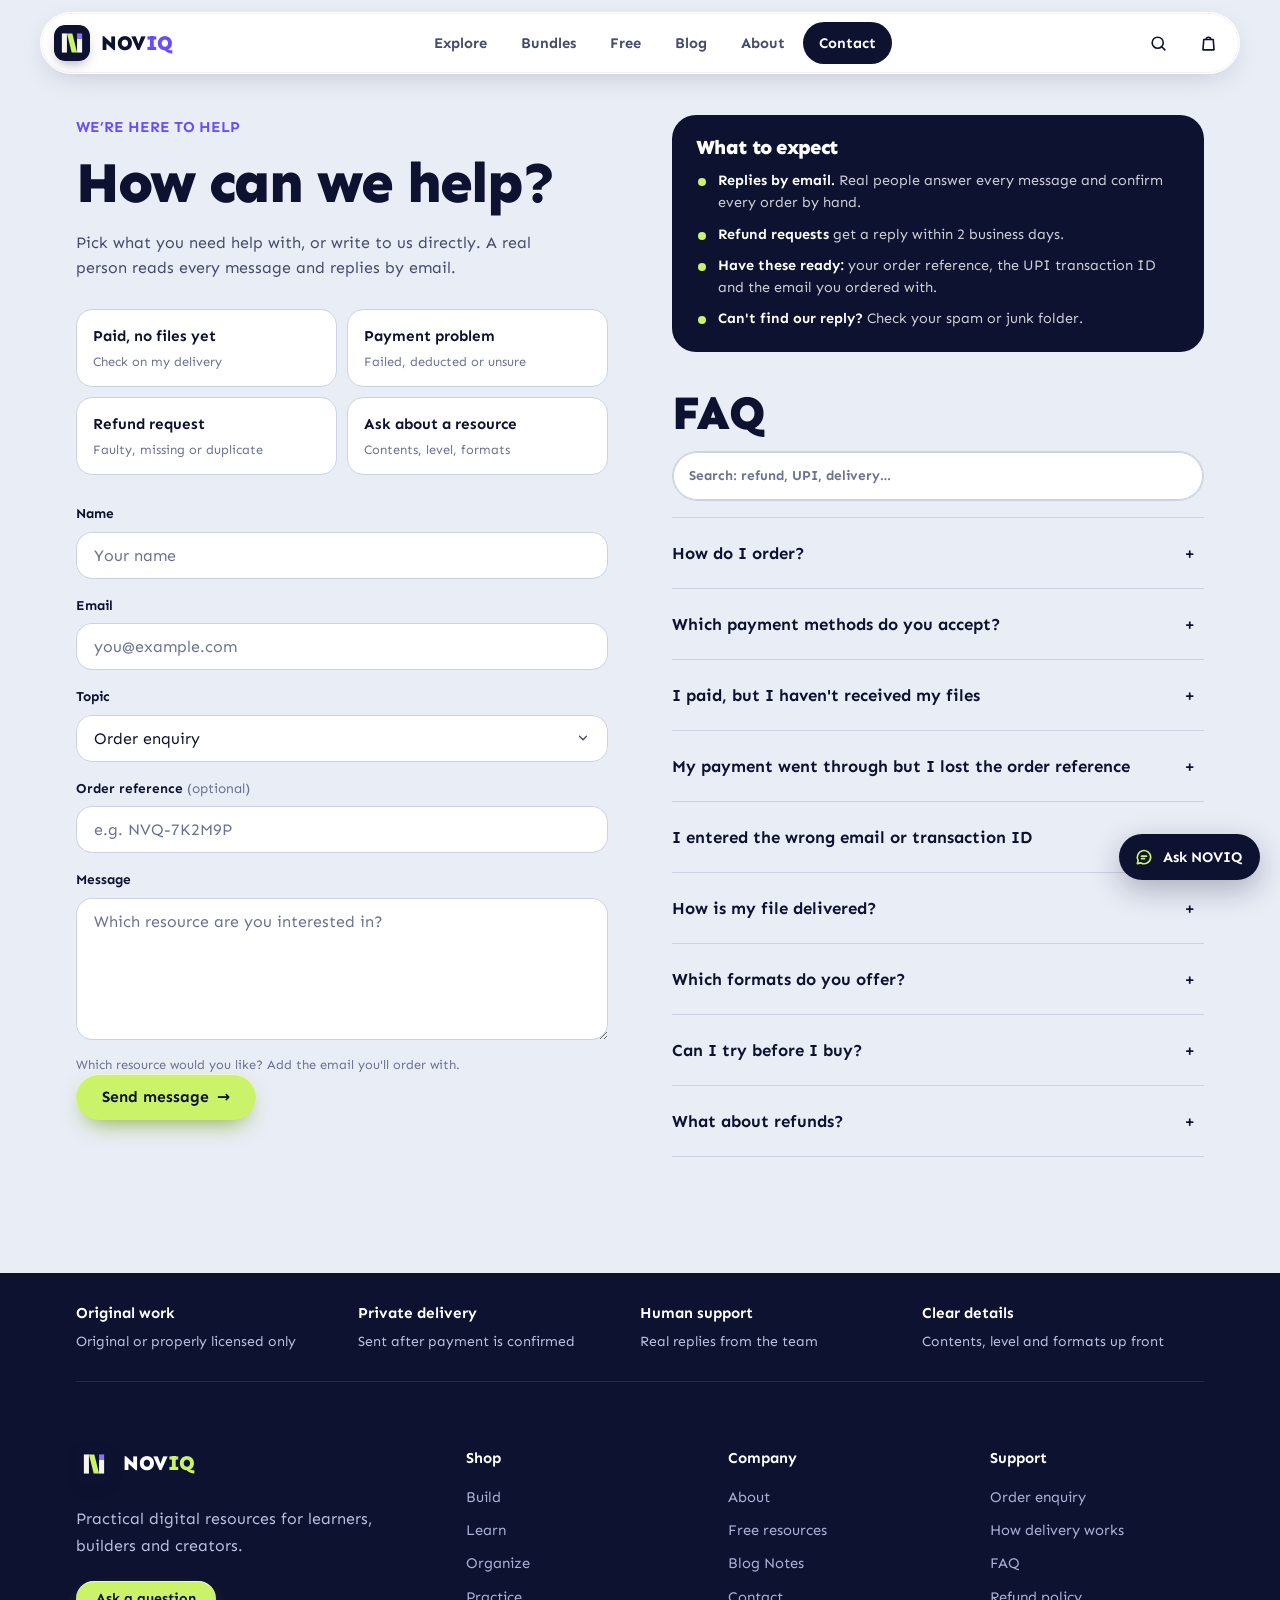
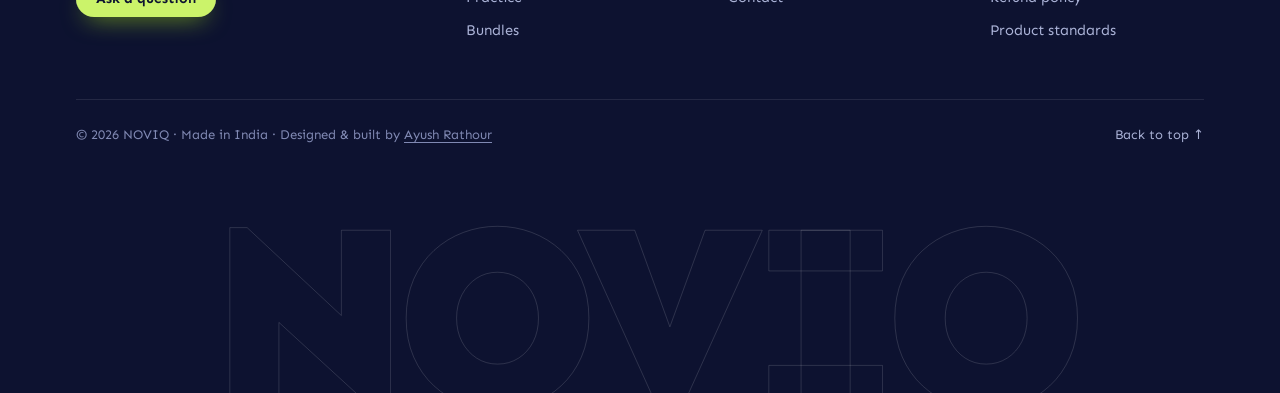
<file: contact.html>
<!doctype html>
<html lang="en">
  <head>
    <meta charset="utf-8" />
    <meta name="viewport" content="width=device-width,initial-scale=1" />
    <meta name="author" content="Ayush Rathour" />
    <meta name="theme-color" content="#0d1230" />
    <meta property="og:site_name" content="NOVIQ" />
    <meta property="og:type" content="website" />
    <meta name="twitter:card" content="summary_large_image" />
    <title>Contact | NOVIQ</title>
    <meta
      name="description"
      content="Send an order enquiry or ask NOVIQ a question."
    />
    <link rel="icon" href="assets/icons/favicon.svg" type="image/svg+xml" />
    <link rel="icon" href="assets/icons/favicon.ico" sizes="48x48" />
    <link rel="apple-touch-icon" href="assets/icons/apple-touch-icon.png" />
    <link rel="manifest" href="site.webmanifest" />
    <link rel="preconnect" href="https://fonts.googleapis.com" />
    <link rel="preconnect" href="https://fonts.gstatic.com" crossorigin />
    <link
      href="https://fonts.googleapis.com/css2?family=Sen:wght@400..800&display=swap"
      rel="stylesheet"
    />
    <link rel="stylesheet" href="css/style.css" />
    <link rel="stylesheet" href="css/responsive.css" />
    <link rel="stylesheet" href="css/chatbot.css" />
  </head>
  <body>
    <div id="hdr"></div>
    <main id="main">
      <section class="light">
        <div class="w two">
          <div>
            <p class="eyebrow">WE’RE HERE TO HELP</p>

            <h1 style="font-size: clamp(2.2rem, 5vw, 3.6rem)">
              How can we help?
            </h1>
            <p class="lead" style="font-size: 1rem">
              Pick what you need help with, or write to us directly. A real
              person reads every message and replies by email.
            </p>
            <div class="help-grid" role="group" aria-label="Quick help">
              <button
                type="button"
                class="help-btn"
                data-topic="Delivery issue"
                data-msg="I paid but haven't received my files yet.&#10;Order reference: &#10;UPI transaction ID: &#10;Email I ordered with: "
              >
                <b>Paid, no files yet</b><span>Check on my delivery</span>
              </button>
              <button
                type="button"
                class="help-btn"
                data-topic="Payment help"
                data-msg="I need help with my payment.&#10;Resource: &#10;Amount: &#10;UPI transaction ID: &#10;What happened: "
              >
                <b>Payment problem</b><span>Failed, deducted or unsure</span>
              </button>
              <button
                type="button"
                class="help-btn"
                data-topic="Refund request"
                data-msg="I would like to ask about a refund.&#10;Order reference: &#10;Email I ordered with: &#10;What went wrong: "
              >
                <b>Refund request</b><span>Faulty, missing or duplicate</span>
              </button>
              <button
                type="button"
                class="help-btn"
                data-topic="Question"
                data-msg="I have a question about: "
              >
                <b>Ask about a resource</b><span>Contents, level, formats</span>
              </button>
            </div>
            <div data-form-wrap>
              <form
                id="cf"
                action="https://api.web3forms.com/submit"
                method="POST"
              >
                <input
                  type="hidden"
                  name="access_key"
                  value="acdefb25-584d-43b4-8423-de58bb8f4396"
                />
                <input
                  type="hidden"
                  name="subject"
                  value="New enquiry from NOVIQ"
                />
                <input type="hidden" name="from_name" value="NOVIQ Website" />
                <label
                  >Name<input
                    name="name"
                    type="text"
                    autocomplete="name"
                    placeholder="Your name"
                    required
                /></label>
                <label
                  >Email<input
                    name="email"
                    type="email"
                    autocomplete="email"
                    placeholder="you@example.com"
                    required
                /></label>
                <label
                  >Topic<select name="topic" id="cf-topic">
                    <option>Order enquiry</option>
                    <option>Payment help</option>
                    <option>Delivery issue</option>
                    <option>Refund request</option>
                    <option>Question</option>
                    <option value="Support">Other support</option>
                  </select></label
                >
                <label
                  >Order reference <span class="opt">(optional)</span
                  ><input
                    name="order_ref"
                    id="cf-ref"
                    type="text"
                    autocomplete="off"
                    maxlength="20"
                    placeholder="e.g. NVQ-7K2M9P"
                /></label>
                <label
                  >Message<textarea
                    name="message"
                    id="cf-message"
                    rows="6"
                    maxlength="2000"
                    placeholder="How can we help?"
                    required
                  ></textarea>
                  <small id="cf-hint" class="cf-hint"
                    >Tell us what you need and we'll take it from there.</small
                  >
                </label>
                <input
                  type="checkbox"
                  name="botcheck"
                  class="hp"
                  tabindex="-1"
                  autocomplete="off"
                  aria-hidden="true"
                />
                <p id="cf-err" class="cf-err" role="alert" hidden></p>
                <button class="btn" type="submit">
                  Send message <span>&rarr;</span>
                </button>
              </form>
            </div>
            <div id="thanks" class="thanks" role="status" tabindex="-1" hidden>
              <div class="thanks-mark" aria-hidden="true">
                <i data-ico="check" data-size="30"></i>
              </div>
              <h2>
                Thanks, <span id="th-name">there</span>. Your message is in.
              </h2>
              <p>
                We'll reply to <b id="th-email"></b>. Please check your spam
                folder if you don't see our reply, and keep your order reference
                and UPI transaction ID handy.
              </p>
              <div class="thanks-actions">
                <a class="btn" href="explore.html"
                  >Browse resources <span>&rarr;</span></a
                >
                <button class="btn o" type="button" id="th-again">
                  Send another message
                </button>
              </div>
            </div>
          </div>
          <div>
            <aside class="expect" aria-label="What to expect">
              <h2>What to expect</h2>
              <ul>
                <li>
                  <b>Replies by email.</b> Real people answer every message and
                  confirm every order by hand.
                </li>
                <li>
                  <b>Refund requests</b> get a reply within 2 business days.
                </li>
                <li>
                  <b>Have these ready:</b> your order reference, the UPI
                  transaction ID and the email you ordered with.
                </li>
                <li>
                  <b>Can't find our reply?</b> Check your spam or junk folder.
                </li>
              </ul>
            </aside>
            <div id="faq">
              <h2>FAQ</h2>
              <label class="faq-search"
                ><span class="co-sr">Search the FAQ</span
                ><input
                  id="faq-q"
                  type="search"
                  placeholder="Search: refund, UPI, delivery…"
                  autocomplete="off"
              /></label>
              <p id="faq-empty" class="faq-empty" role="status" hidden>
                No answers match that. Send us a message and we'll help.
              </p>
              <details>
                <summary>How do I order?</summary>
                <div class="ans">
                  <ol class="faq-steps">
                    <li>
                      <b>Explore.</b> Browse Explore, Bundles or the free
                      library.
                    </li>
                    <li>
                      <b>Select a pack.</b> Open a resource, check what's
                      inside, then choose Buy now (or Add to cart).
                    </li>
                    <li>
                      <b>Follow the steps.</b> Checkout shows what you're buying
                      and the total, in three short steps: Pay, Confirm, Get
                      files.
                    </li>
                    <li>
                      <b>Pay by UPI.</b> Scan the QR code (or tap Open UPI app
                      on your phone), then enter your email and the 12-digit
                      transaction ID. We email your files once the payment is
                      confirmed.
                    </li>
                  </ol>
                </div>
              </details>
              <details>
                <summary>Which payment methods do you accept?</summary>
                <p>
                  UPI. Pay with any UPI app, such as GPay, PhonePe, Paytm or
                  BHIM.
                </p>
              </details>
              <details>
                <summary>I paid, but I haven't received my files</summary>
                <p>
                  Every order is matched to its payment by hand, so files are
                  sent once we've confirmed it. Meanwhile, check your spam
                  folder and that the email you entered is right. Still nothing?
                  Choose
                  <b>Delivery issue</b> in the form and include your order
                  reference and transaction ID.
                </p>
              </details>
              <details>
                <summary>
                  My payment went through but I lost the order reference
                </summary>
                <p>
                  No problem. Choose <b>Payment help</b>, then send the UPI
                  transaction ID, the amount and the resource name, and we'll
                  match it to your order.
                </p>
              </details>
              <details>
                <summary>I entered the wrong email or transaction ID</summary>
                <p>
                  Write to us with your order reference and the correct details
                  (topic <b>Order enquiry</b>) and we'll fix it.
                </p>
              </details>
              <details>
                <summary>How is my file delivered?</summary>
                <p>
                  Privately by email, after your payment is confirmed. Previews
                  never contain the complete paid file.
                </p>
              </details>
              <details>
                <summary>Which formats do you offer?</summary>
                <p>
                  PDF guides and workbooks, Notion templates, and HTML/CSS/JS
                  starter files. Every product page lists its formats.
                </p>
              </details>
              <details>
                <summary>Can I try before I buy?</summary>
                <p>
                  Yes. The free library has resources you can download without
                  paying.
                </p>
              </details>
              <details>
                <summary>What about refunds?</summary>
                <p>
                  Files are digital, so they can't be returned once delivered,
                  but we refund faulty or missing files, duplicate payments and
                  orders that could not be delivered. Write to us within 7 days
                  of receiving your files. Approved refunds go back to the same
                  account or UPI ID, usually within 5 to 7 business days. Read
                  the full <a href="refund.html">refund policy</a>.
                </p>
              </details>
            </div>
          </div>
        </div>
      </section>
    </main>
    <div id="ftr"></div>
    <script src="js/main.js"></script>
    <script src="js/products.js"></script>
    <script src="js/cart.js"></script>
    <script src="js/support.js"></script>
    <script src="js/chatbot.js" defer></script>
  </body>
</html>
</file>
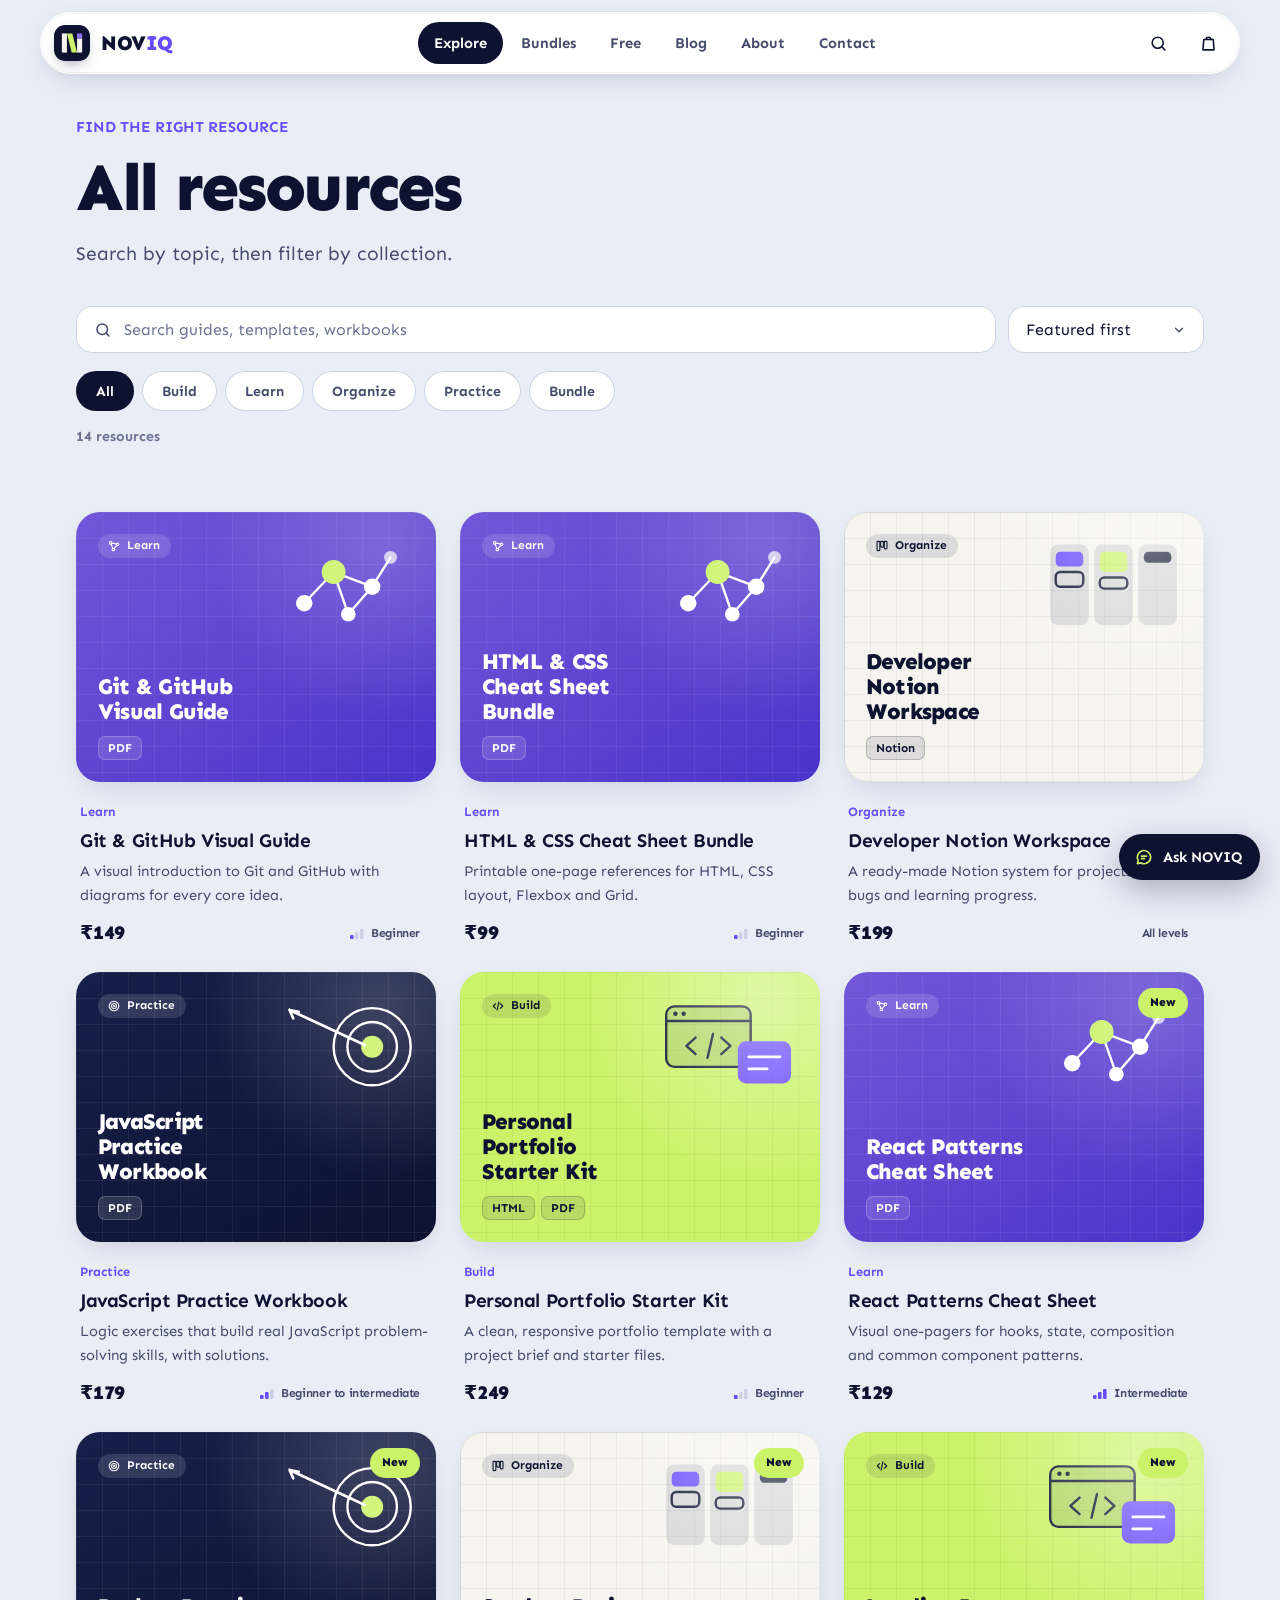
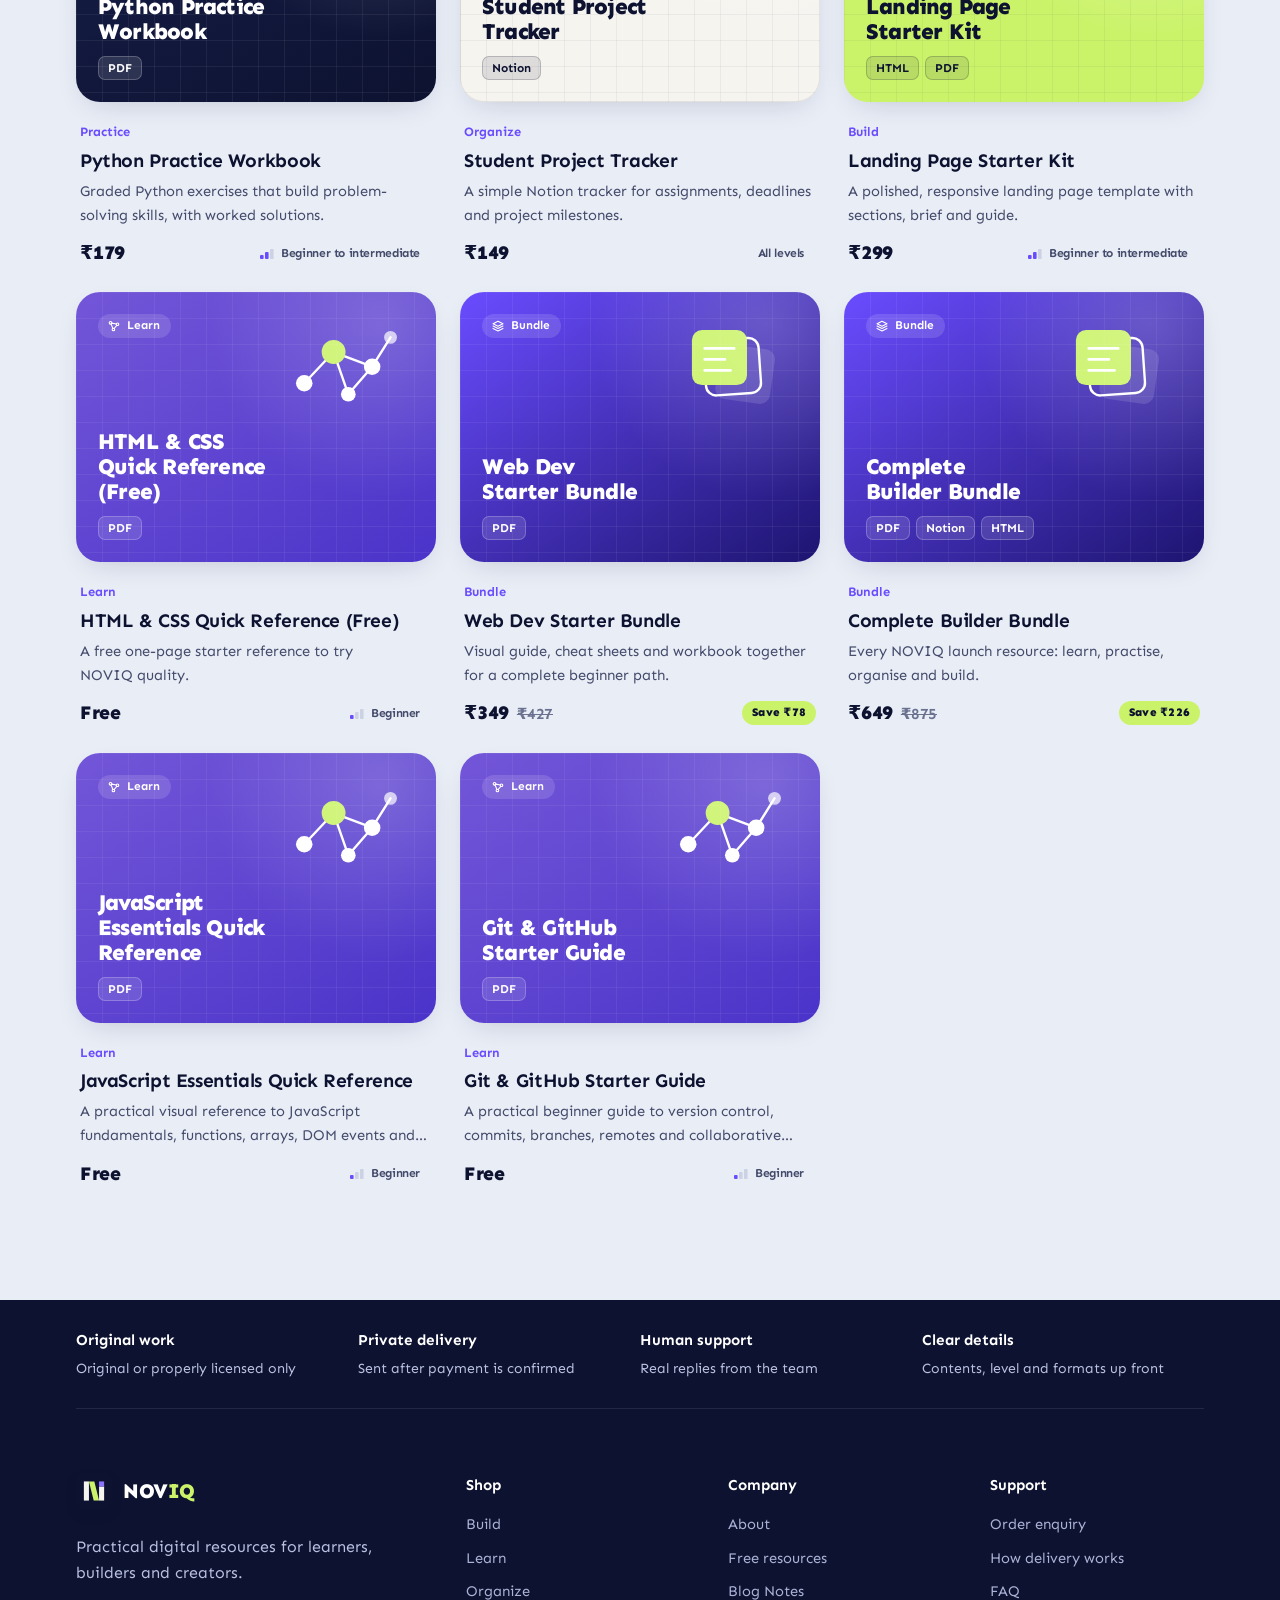
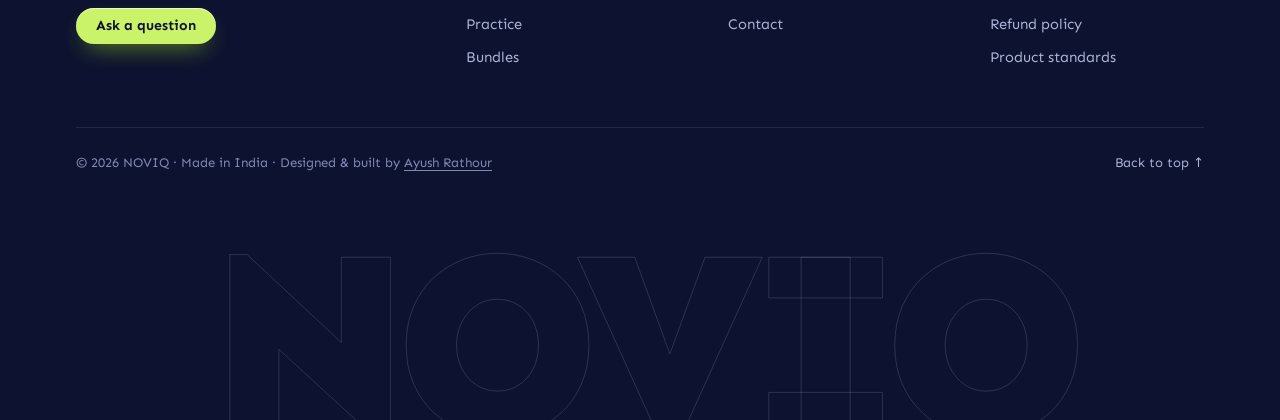
<file: explore.html>
<!doctype html>
<html lang="en">
  <head>
    <meta charset="utf-8" />
    <meta name="viewport" content="width=device-width,initial-scale=1" />
    <meta name="author" content="Ayush Rathour" />
    <meta name="theme-color" content="#0d1230" />
    <meta property="og:site_name" content="NOVIQ" />
    <meta property="og:type" content="website" />
    <meta name="twitter:card" content="summary_large_image" />
    <title>Explore resources | NOVIQ</title>
    <meta
      name="description"
      content="Browse every NOVIQ guide, template, workbook and starter kit."
    />
    <link rel="icon" href="assets/icons/favicon.svg" type="image/svg+xml" />
    <link rel="icon" href="assets/icons/favicon.ico" sizes="48x48" />
    <link rel="apple-touch-icon" href="assets/icons/apple-touch-icon.png" />
    <link rel="manifest" href="site.webmanifest" />
    <link rel="preconnect" href="https://fonts.googleapis.com" />
    <link rel="preconnect" href="https://fonts.gstatic.com" crossorigin />
    <link
      href="https://fonts.googleapis.com/css2?family=Sen:wght@400..800&display=swap"
      rel="stylesheet"
    />
    <link rel="stylesheet" href="css/style.css" />
    <link rel="stylesheet" href="css/responsive.css" />
    <link rel="stylesheet" href="css/chatbot.css" />
  </head>
  <body>
    <div id="hdr"></div>
    <main id="main">
      <section class="light ph">
        <div class="w">
          <p class="eyebrow">FIND THE RIGHT RESOURCE</p>
          <h1>All resources</h1>
          <p class="lead">Search by topic, then filter by collection.</p>
          <div class="tools">
            <input
              id="sq"
              type="search"
              placeholder="Search guides, templates, workbooks"
              aria-label="Search"
            /><select id="so" aria-label="Sort resources">
              <option value="featured">Featured first</option>
              <option value="low">Price: low to high</option>
              <option value="high">Price: high to low</option>
            </select>
          </div>
          <div class="filters" id="fl"></div>
          <p id="cnt" aria-live="polite"></p>
        </div>
      </section>
      <section class="light" style="padding-top: 16px">
        <div class="w">
          <div class="grid" id="ex" style="margin-top: 0"></div>
        </div>
      </section>
    </main>
    <div id="ftr"></div>
    <script src="js/main.js"></script>
    <script src="js/products.js"></script>
    <script src="js/cart.js"></script>
    <script src="js/chatbot.js" defer></script>
  </body>
</html>
</file>
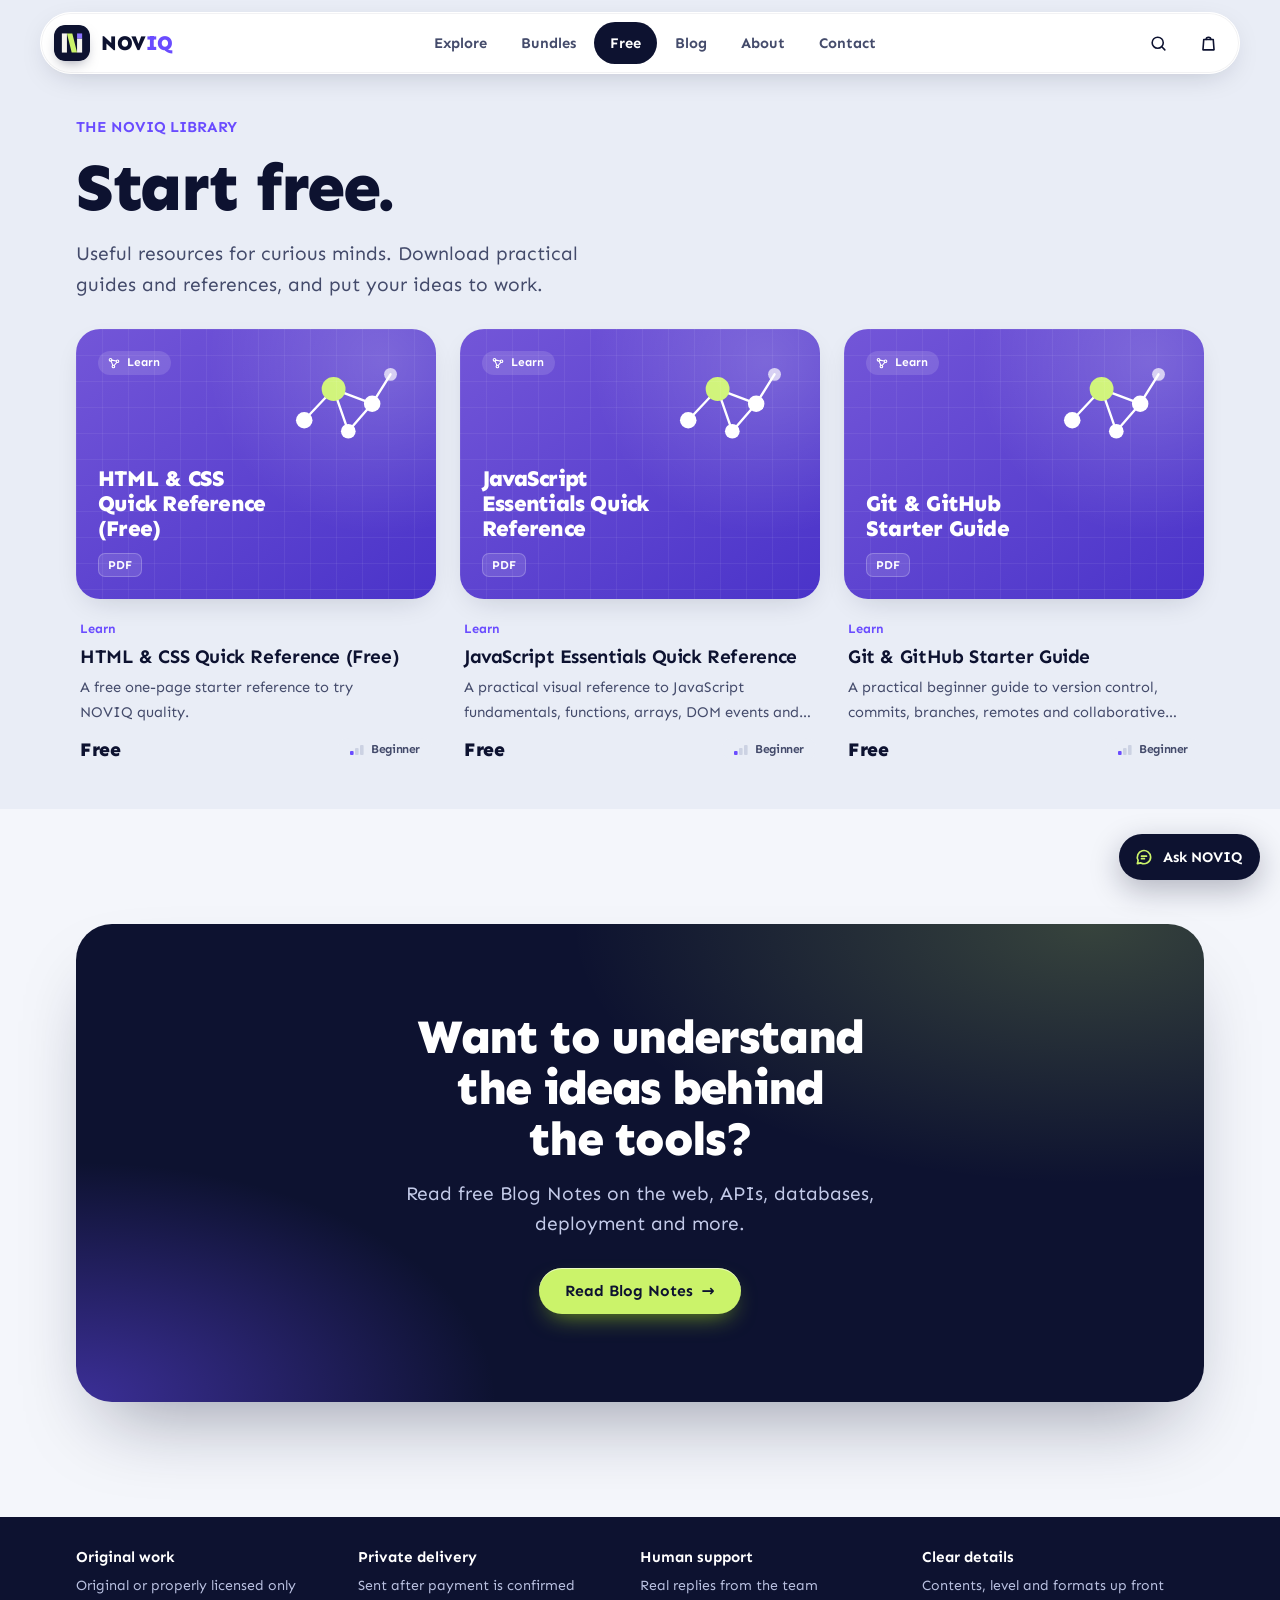
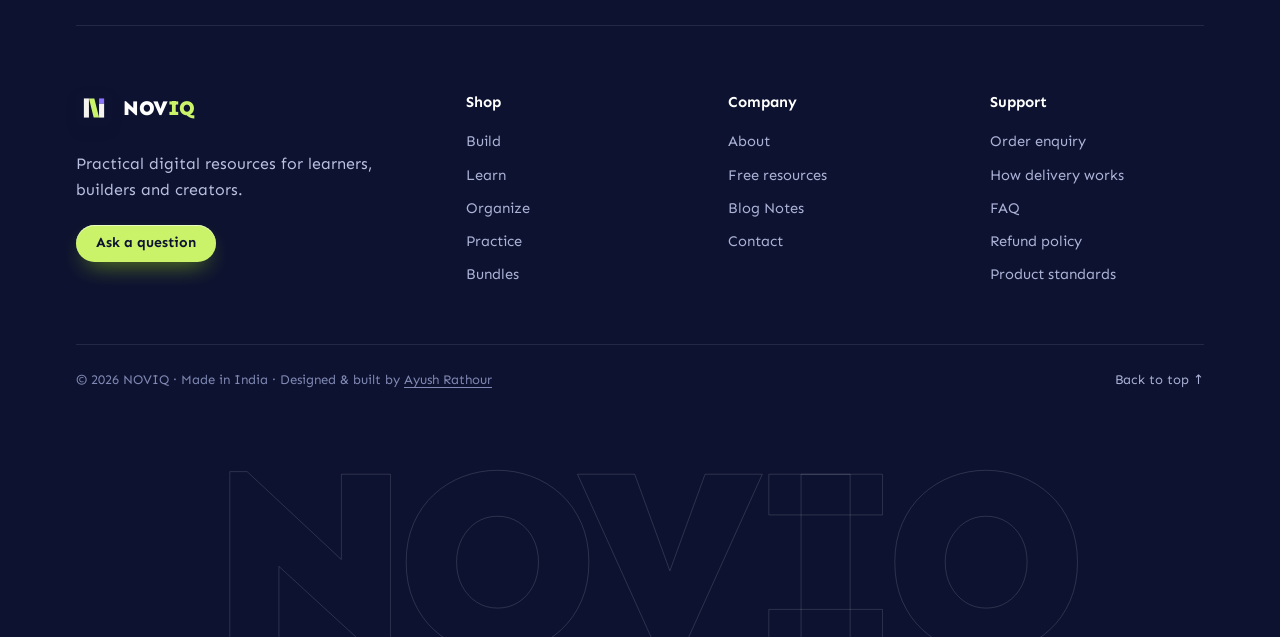
<file: free-resources.html>
<!doctype html>
<html lang="en">
  <head>
    <meta charset="utf-8" />
    <meta name="viewport" content="width=device-width,initial-scale=1" />
    <meta name="author" content="Ayush Rathour" />
    <meta name="theme-color" content="#0d1230" />
    <meta property="og:site_name" content="NOVIQ" />
    <meta property="og:type" content="website" />
    <meta name="twitter:card" content="summary_large_image" />
    <title>Free resources | NOVIQ</title>
    <meta
      name="description"
      content="Free NOVIQ guides, quick references and starter files for curious learners and builders."
    />
    <link rel="icon" href="assets/icons/favicon.svg" type="image/svg+xml" />
    <link rel="icon" href="assets/icons/favicon.ico" sizes="48x48" />
    <link rel="apple-touch-icon" href="assets/icons/apple-touch-icon.png" />
    <link rel="manifest" href="site.webmanifest" />
    <link rel="preconnect" href="https://fonts.googleapis.com" />
    <link rel="preconnect" href="https://fonts.gstatic.com" crossorigin />
    <link
      href="https://fonts.googleapis.com/css2?family=Sen:wght@400..800&display=swap"
      rel="stylesheet"
    />
    <link rel="stylesheet" href="css/style.css" />
    <link rel="stylesheet" href="css/responsive.css" />
    <link rel="stylesheet" href="css/chatbot.css" />
  </head>
  <body>
    <div id="hdr"></div>
    <main id="main">
      <section class="light ph">
        <div class="w">
          <p class="eyebrow">THE NOVIQ LIBRARY</p>
          <h1>Start free.</h1>
          <p class="lead">
            Useful resources for curious minds. Download practical guides and
            references, and put your ideas to work.
          </p>
          <div class="grid" data-grid="free" style="margin-top: 28px"></div>
        </div>
      </section>

      <section>
        <div class="w">
          <div class="band">
            <h2>Want to understand the ideas behind the tools?</h2>
            <p class="lead">
              Read free Blog Notes on the web, APIs, databases, deployment and
              more.
            </p>
            <a class="btn" href="blog.html"
              >Read Blog Notes <span>&rarr;</span></a
            >
          </div>
        </div>
      </section>
    </main>
    <div id="ftr"></div>
    <script src="js/main.js"></script>
    <script src="js/products.js"></script>
    <script src="js/cart.js"></script>
    <script src="js/chatbot.js" defer></script>
  </body>
</html>
</file>
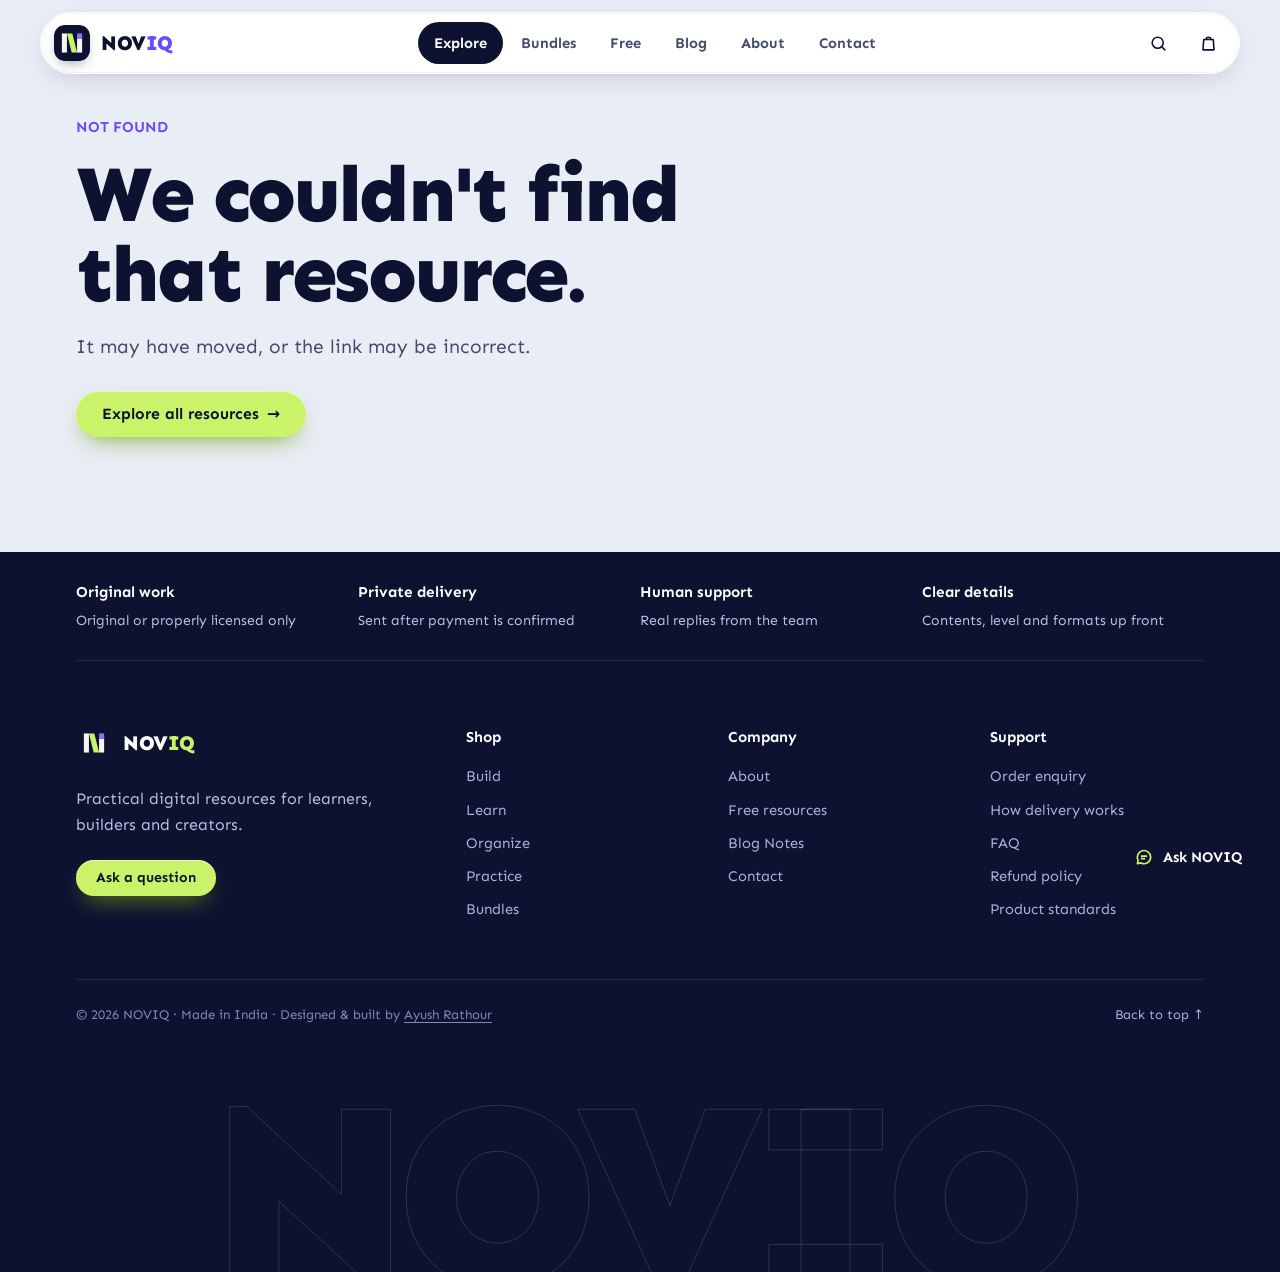
<file: product.html>
<!doctype html>
<html lang="en">
  <head>
    <meta charset="utf-8" />
    <meta name="viewport" content="width=device-width,initial-scale=1" />
    <meta name="author" content="Ayush Rathour" />
    <meta name="theme-color" content="#0d1230" />
    <meta property="og:site_name" content="NOVIQ" />
    <meta property="og:type" content="website" />
    <meta name="twitter:card" content="summary_large_image" />
    <title>Resource | NOVIQ</title>
    <meta name="description" content="NOVIQ resource details." />
    <link rel="icon" href="assets/icons/favicon.svg" type="image/svg+xml" />
    <link rel="icon" href="assets/icons/favicon.ico" sizes="48x48" />
    <link rel="apple-touch-icon" href="assets/icons/apple-touch-icon.png" />
    <link rel="manifest" href="site.webmanifest" />
    <link rel="preconnect" href="https://fonts.googleapis.com" />
    <link rel="preconnect" href="https://fonts.gstatic.com" crossorigin />
    <link
      href="https://fonts.googleapis.com/css2?family=Sen:wght@400..800&display=swap"
      rel="stylesheet"
    />
    <link rel="stylesheet" href="css/style.css" />
    <link rel="stylesheet" href="css/responsive.css" />
    <link rel="stylesheet" href="css/chatbot.css" />
  </head>
  <body>
    <div id="hdr"></div>
    <main id="main">
      <div id="prod" aria-busy="true" aria-label="Loading resource">
        <section class="light product-detail" aria-hidden="true">
          <div class="w two">
            <div class="sk sk-prod"></div>
            <div>
              <div class="sk sk-l s30"></div>
              <div class="sk sk-l s85 xl"></div>
              <div class="sk sk-l s70"></div>
              <div class="sk sk-l s40 xl"></div>
              <div class="sk sk-btn"></div>
              <div class="sk sk-l s85"></div>
              <div class="sk sk-l s60"></div>
            </div>
          </div>
        </section>
      </div>
    </main>
    <div id="ftr"></div>
    <script src="js/main.js"></script>
    <script src="js/products.js"></script>
    <script src="js/cart.js"></script>
    <script src="js/chatbot.js" defer></script>
  </body>
</html>
</file>
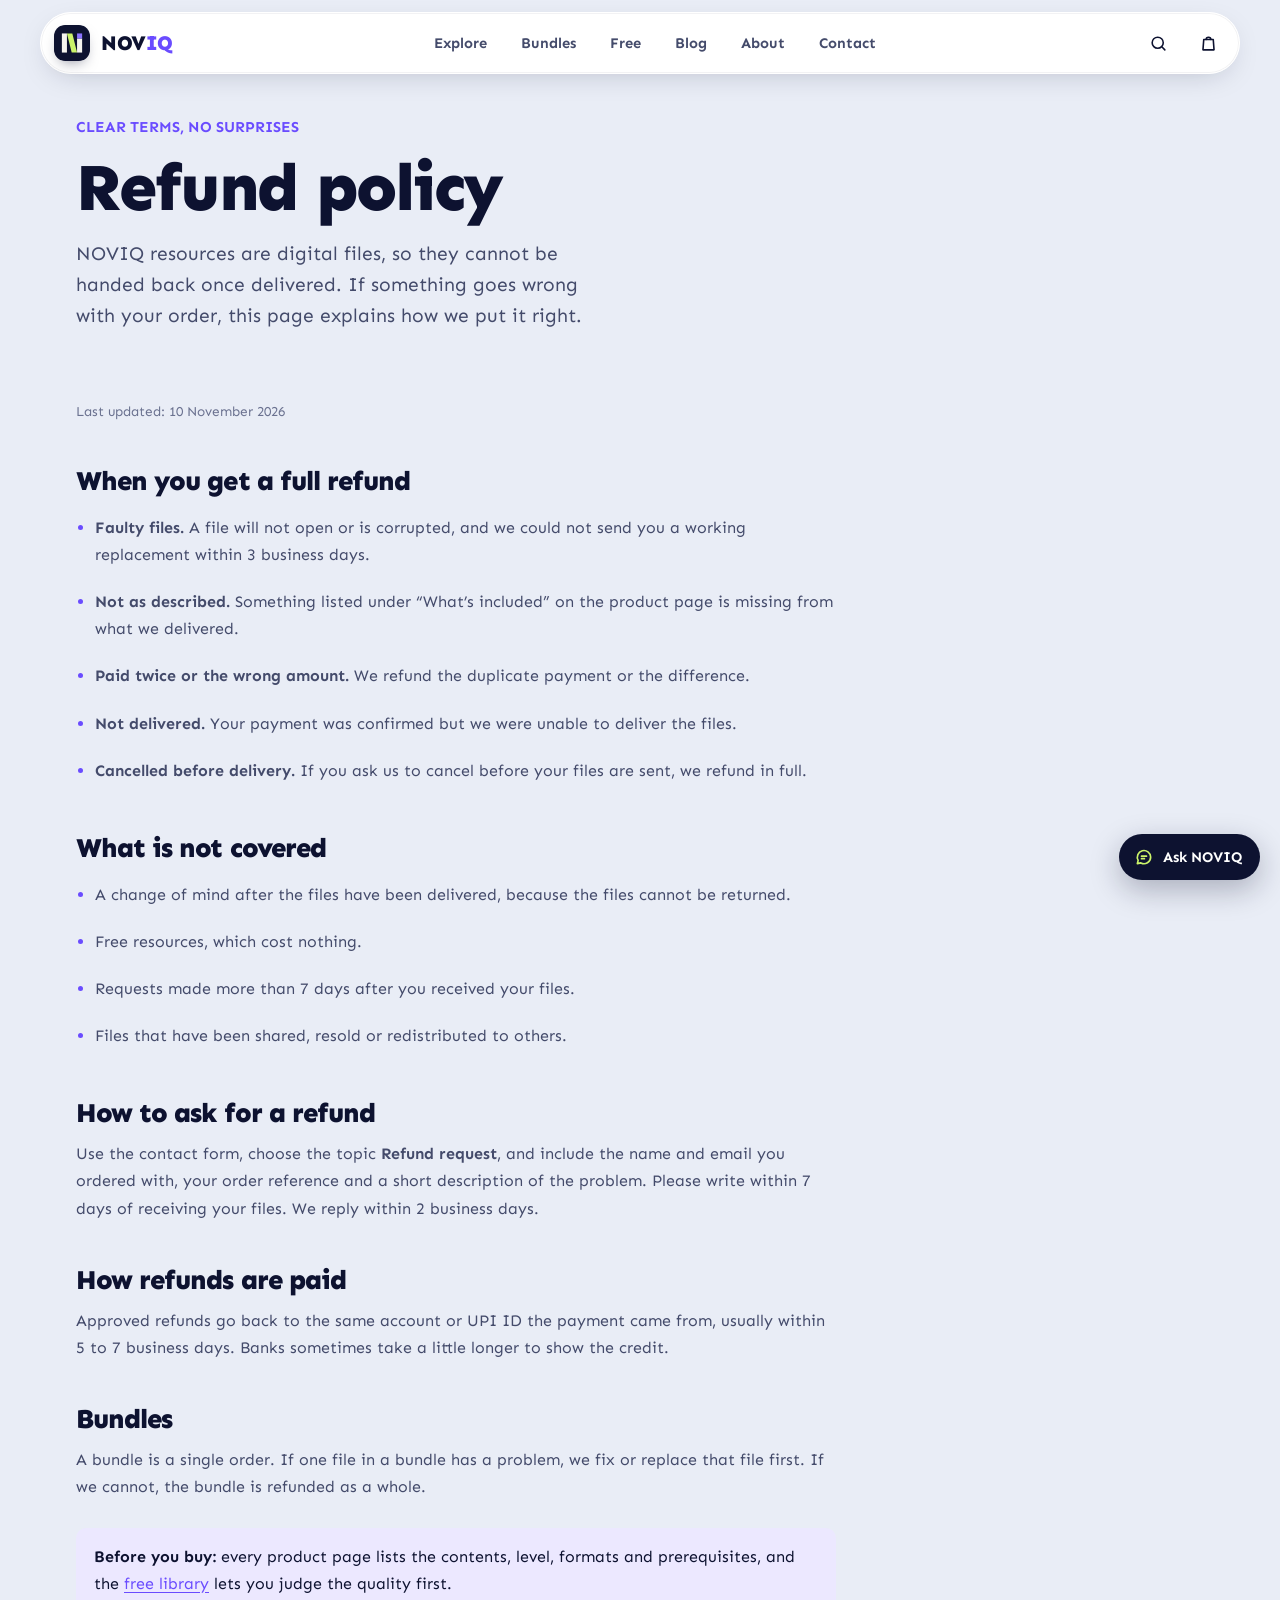
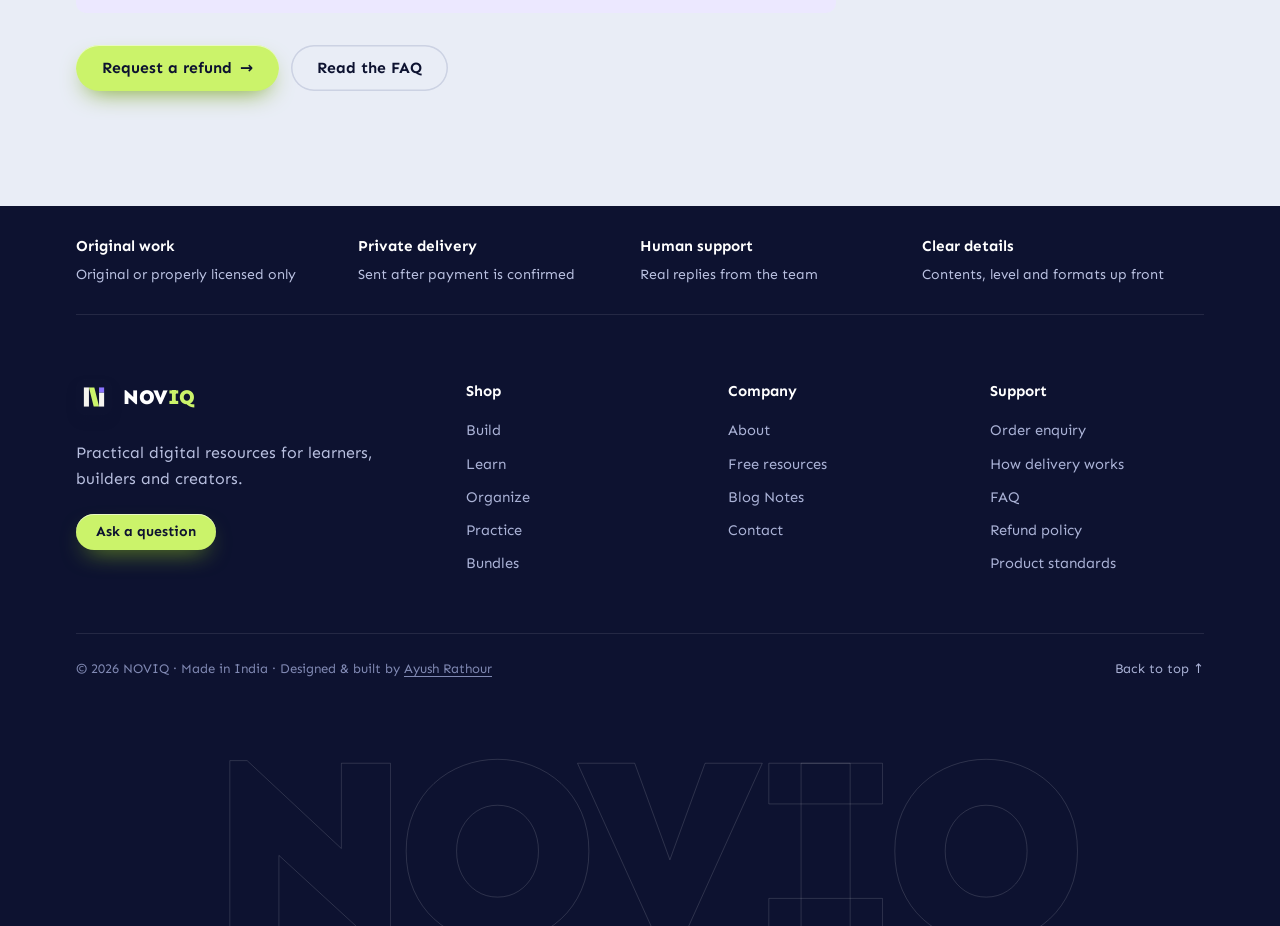
<file: refund.html>
<!doctype html>
<html lang="en">
  <head>
    <meta charset="utf-8" />
    <meta name="viewport" content="width=device-width,initial-scale=1" />
    <meta name="author" content="Ayush Rathour" />
    <meta name="theme-color" content="#0d1230" />
    <meta property="og:site_name" content="NOVIQ" />
    <meta property="og:type" content="website" />
    <meta name="twitter:card" content="summary_large_image" />
    <title>Refund policy | NOVIQ</title>
    <meta
      name="description"
      content="How refunds work at NOVIQ: when you are eligible, how to ask, and how long it takes."
    />
    <link rel="icon" href="assets/icons/favicon.svg" type="image/svg+xml" />
    <link rel="icon" href="assets/icons/favicon.ico" sizes="48x48" />
    <link rel="apple-touch-icon" href="assets/icons/apple-touch-icon.png" />
    <link rel="manifest" href="site.webmanifest" />
    <link rel="preconnect" href="https://fonts.googleapis.com" />
    <link rel="preconnect" href="https://fonts.gstatic.com" crossorigin />
    <link
      href="https://fonts.googleapis.com/css2?family=Sen:wght@400..800&display=swap"
      rel="stylesheet"
    />
    <link rel="stylesheet" href="css/style.css" />
    <link rel="stylesheet" href="css/responsive.css" />
    <link rel="stylesheet" href="css/chatbot.css" />
    <style>
      .policy {
        max-width: 760px;
      }
      .policy h2 {
        font-size: clamp(1.3rem, 2.4vw, 1.7rem);
        margin: 44px 0 12px;
      }
      .policy p,
      .policy li {
        color: var(--ink2);
        line-height: 1.7;
      }
      .policy ul {
        margin: 10px 0 0;
        padding-left: 1.2em;
        display: grid;
        gap: 8px;
      }
      .policy a:not(.btn) {
        color: var(--violet);
        text-decoration: underline;
        text-underline-offset: 3px;
      }
      .policy .updated {
        font-size: 0.85rem;
        color: var(--ink3);
        margin-top: 4px;
      }
      .policy .note {
        background: var(--violet2);
        border-radius: var(--r1, 12px);
        padding: 16px 18px;
        color: var(--ink);
        margin-top: 28px;
      }
      .policy .acts {
        display: flex;
        flex-wrap: wrap;
        gap: 12px;
        margin-top: 32px;
      }
      .policy .acts .btn {
        margin: 0;
      }
    </style>
  </head>
  <body>
    <div id="hdr"></div>
    <main id="main">
      <section class="light ph">
        <div class="w">
          <p class="eyebrow">CLEAR TERMS, NO SURPRISES</p>
          <h1>Refund policy</h1>
          <p class="lead">
            NOVIQ resources are digital files, so they cannot be handed back
            once delivered. If something goes wrong with your order, this page
            explains how we put it right.
          </p>
        </div>
      </section>
      <section class="light" style="padding-top: 16px">
        <div class="w">
          <div class="policy">
            <p class="updated">Last updated: 10 November 2026</p>

            <h2>When you get a full refund</h2>
            <ul>
              <li>
                <strong>Faulty files.</strong> A file will not open or is
                corrupted, and we could not send you a working replacement
                within 3 business days.
              </li>
              <li>
                <strong>Not as described.</strong> Something listed under
                &ldquo;What&rsquo;s included&rdquo; on the product page is
                missing from what we delivered.
              </li>
              <li>
                <strong>Paid twice or the wrong amount.</strong> We refund the
                duplicate payment or the difference.
              </li>
              <li>
                <strong>Not delivered.</strong> Your payment was confirmed but
                we were unable to deliver the files.
              </li>
              <li>
                <strong>Cancelled before delivery.</strong> If you ask us to
                cancel before your files are sent, we refund in full.
              </li>
            </ul>

            <h2>What is not covered</h2>
            <ul>
              <li>
                A change of mind after the files have been delivered, because
                the files cannot be returned.
              </li>
              <li>Free resources, which cost nothing.</li>
              <li>
                Requests made more than 7 days after you received your files.
              </li>
              <li>
                Files that have been shared, resold or redistributed to others.
              </li>
            </ul>

            <h2>How to ask for a refund</h2>
            <p>
              Use the contact form, choose the topic <b>Refund request</b>, and
              include the name and email you ordered with, your order reference
              and a short description of the problem. Please write within 7 days
              of receiving your files. We reply within 2 business days.
            </p>

            <h2>How refunds are paid</h2>
            <p>
              Approved refunds go back to the same account or UPI ID the payment
              came from, usually within 5 to 7 business days. Banks sometimes
              take a little longer to show the credit.
            </p>

            <h2>Bundles</h2>
            <p>
              A bundle is a single order. If one file in a bundle has a problem,
              we fix or replace that file first. If we cannot, the bundle is
              refunded as a whole.
            </p>

            <div class="note">
              <b>Before you buy:</b> every product page lists the contents,
              level, formats and prerequisites, and the
              <a href="free-resources.html">free library</a> lets you judge the
              quality first.
            </div>

            <div class="acts">
              <a
                class="btn"
                href="contact.html?topic=Refund%20request&amp;message=I%20would%20like%20to%20ask%20about%20a%20refund.%0AOrder%20reference%3A%20%0AWhat%20went%20wrong%3A%20"
                >Request a refund <span>&rarr;</span></a
              >
              <a class="btn o" href="contact.html#faq">Read the FAQ</a>
            </div>
          </div>
        </div>
      </section>
    </main>
    <div id="ftr"></div>
    <script src="js/main.js"></script>
    <script src="js/products.js"></script>
    <script src="js/cart.js"></script>
    <script src="js/chatbot.js" defer></script>
  </body>
</html>
</file>
<file: css/style.css>
/* NOVIQ - premium theme. Typeface: Sen */
@view-transition {
  navigation: auto;
}
:root {
  --bg: #f4f6fb;
  --bg2: #e9edf6;
  --paper: #fff;
  --ink: #0d1230;
  --ink2: #444b6b;
  --ink3: #6b7290;
  --line: #e1e5f0;
  --line2: #ccd2e3;
  --lime: #cbf36a;
  --lime2: #9fd13c;
  --violet: #6a4cff;
  --violet2: #ece8ff;
  --navy: #0d1230;
  --navy2: #171f4a;
  --hh: 76px;
  --s1: 4px;
  --s2: 8px;
  --s3: 12px;
  --s4: 16px;
  --s5: 24px;
  --s6: 32px;
  --s7: 48px;
  --s8: 64px;
  --hdr-clear: 92px; /* fixed header (12px offset + 62px bar) + breathing room */
  --r1: 10px;
  --r2: 16px;
  --r3: 24px;
  --r4: 36px;
  --rp: 999px;
  --sh1: 0 1px 2px #0d12300f;
  --sh2: 0 10px 30px -12px #0d123033;
  --sh3: 0 40px 80px -30px #0d123066;
  --ease: cubic-bezier(0.2, 0.7, 0.2, 1);
  --f: "Sen", system-ui, -apple-system, "Segoe UI", sans-serif;
  --sec: clamp(52px, 9vw, 120px);
  --gut: clamp(16px, 4.5vw, 36px); /* page gutter */
  --wmax: 75rem; /* content width: 1200px at 16px root */
}
*,
*::before,
*::after {
  box-sizing: border-box;
}
* {
  margin: 0;
}
html {
  scroll-behavior: smooth;
  scroll-padding-top: 100px;
  -webkit-text-size-adjust: 100%;
}
body {
  font: 400 1rem/1.65 var(--f);
  background: var(--bg);
  color: var(--ink);
  -webkit-font-smoothing: antialiased;
  overflow-x: hidden;
}
img,
svg {
  display: block;
  max-width: 100%;
}
h1,
h2,
h3,
h4 {
  font-family: var(--f);
  color: var(--ink);
  text-wrap: balance;
  font-weight: 800;
  letter-spacing: -0.035em;
}
h1 {
  font-size: clamp(2.6rem, 6.4vw, 5rem);
  line-height: 1;
}
h2 {
  font-size: clamp(1.9rem, 3.8vw, 3rem);
  line-height: 1.06;
  margin-bottom: var(--s3, 12px);
}
h3 {
  font-size: 1.15rem;
  line-height: 1.25;
  letter-spacing: -0.02em;
  font-weight: 700;
}
h4 {
  font-size: 0.95rem;
  font-weight: 700;
  letter-spacing: 0;
}
p {
  text-wrap: pretty;
}
a {
  color: inherit;
  text-decoration: none;
}
ul {
  padding-left: 1.25rem;
}
li {
  margin: 6px 0;
}
li::marker {
  color: var(--violet);
}
::selection {
  background: var(--lime);
  color: var(--navy);
}
:focus-visible {
  outline: 3px solid var(--violet);
  outline-offset: 3px;
}
/* lime ring on dark surfaces keeps focus visible there too */
.hero :focus-visible,
.dark :focus-visible,
footer :focus-visible,
.mq :focus-visible,
#toast :focus-visible {
  outline-color: var(--lime);
}
.card:focus-visible {
  outline: none;
}
.card:focus-visible .cov {
  outline: 3px solid var(--violet);
  outline-offset: 3px;
}
.skip {
  position: absolute;
  left: 12px;
  top: -64px;
  z-index: 90;
  padding: 10px 16px;
  border-radius: var(--rp);
  background: var(--navy);
  color: #fff;
  font-weight: 700;
}
.skip:focus {
  top: 12px;
}
.w {
  max-width: var(--wmax);
  margin-inline: auto;
  padding-inline: var(--gut);
}
section {
  padding-block: var(--sec);
}
.light {
  background: var(--bg2);
}
.eyebrow {
  margin-bottom: 14px;
  font-size: 0.95rem;
  font-weight: 700;
  color: var(--violet);
}
.lead {
  max-width: 54ch;
  margin: 18px 0 28px;
  font-size: clamp(1.05rem, 1.5vw, 1.2rem);
  line-height: 1.6;
  color: var(--ink2);
}
.two {
  display: grid;
  gap: clamp(28px, 5vw, 72px);
  grid-template-columns: 1fr 1fr;
  align-items: start;
}
.grid {
  display: grid;
  gap: 28px 24px;
  grid-template-columns: repeat(auto-fill, minmax(min(100%, 17.5rem), 1fr));
  margin-top: 40px;
  counter-reset: c;
}
.head {
  display: flex;
  justify-content: space-between;
  align-items: end;
  gap: 24px;
  flex-wrap: wrap;
}
.head h2 {
  margin: 0;
}
.more {
  font-weight: 700;
  color: var(--violet);
  border-bottom: 2px solid var(--violet2);
  padding-bottom: 2px;
  transition: border-color 0.2s;
}
.more:hover {
  border-color: var(--violet);
}

/* progress + header */
#prog {
  position: fixed;
  inset: 0 auto auto 0;
  height: 3px;
  width: 0;
  z-index: 80;
  background: linear-gradient(90deg, var(--violet), var(--lime2));
}
#hdr {
  position: fixed;
  inset: 12px 0 auto;
  z-index: 50;
  padding-inline: clamp(10px, 2vw, 24px);
  pointer-events: none;
  view-transition-name: hdr;
}
.hb {
  pointer-events: auto;
  max-width: var(--wmax);
  margin: 0 auto;
  height: 62px;
  min-width: 0;
  padding: 0 10px 0 13px;
  display: flex;
  align-items: center;
  justify-content: space-between;
  gap: 16px;
  border-radius: var(--rp);
  background: #fff;
  border: 1px solid #fff;
  box-shadow:
    0 8px 30px -12px #0d123040,
    inset 0 0 0 1px #0d12300d;
  -webkit-backdrop-filter: saturate(1.6) blur(18px);
  backdrop-filter: saturate(1.6) blur(18px);
  transition:
    box-shadow 0.3s,
    background 0.3s;
}
#hdr.s .hb {
  background: #fff;
  box-shadow:
    0 14px 40px -14px #0d123055,
    inset 0 0 0 1px #0d12300d;
}
.logo {
  display: inline-flex;
  align-items: center;
  gap: 11px;
  font: 800 1.3rem/1 var(--f);
  letter-spacing: -0.02em;
  color: var(--ink);
  transition: opacity 0.2s;
}
.logo::before {
  content: "";
  flex: none;
  width: 36px;
  height: 36px;
  border-radius: 11px;
  background: url(../assets/icons/favicon.svg) center/cover no-repeat;
  box-shadow: 0 6px 14px -6px #0d123080;
  transition: transform 0.45s var(--ease);
}
.logo:hover::before {
  transform: rotate(-8deg) scale(1.06);
}
.logo b {
  font-weight: 800;
  color: var(--violet);
}
#nv {
  display: flex;
  gap: 2px;
  position: relative;
}
#nv a {
  position: relative;
  padding: 9px 16px;
  border-radius: var(--rp);
  font-size: 0.92rem;
  font-weight: 700;
  color: var(--ink2);
  transition:
    color 0.2s,
    background 0.2s;
}
#nv a:hover {
  color: var(--ink);
  background: var(--bg);
}
#nv a.on {
  color: #fff;
  background: var(--navy);
}
.ha {
  display: flex;
  align-items: center;
  gap: 8px;
}
.ib {
  position: relative;
  display: grid;
  place-items: center;
  width: 42px;
  height: 42px;
  padding: 0;
  border-radius: 50%;
  background: transparent;
  border: 0;
  color: var(--ink);
  cursor: pointer;
  transition: background 0.2s;
}
.ib:hover {
  background: var(--bg);
}
#cc {
  position: absolute;
  top: 2px;
  right: 0;
  display: grid;
  place-items: center;
  min-width: 18px;
  height: 18px;
  padding: 0 5px;
  border-radius: var(--rp);
  background: var(--violet);
  color: #fff;
  font: 800 0.68rem var(--f);
  font-style: normal;
}
#cc.z {
  display: none;
}
#mb {
  display: none;
  place-content: center;
  gap: 5px;
  width: 42px;
  height: 42px;
  padding: 0;
  border-radius: 50%;
  background: var(--navy);
  border: 0;
  cursor: pointer;
}
#mb i {
  display: block;
  width: 16px;
  height: 2px;
  border-radius: 2px;
  background: #fff;
}

/* buttons */
.btn {
  display: inline-flex;
  align-items: center;
  justify-content: center;
  gap: 8px;
  padding: 15px 26px;
  font: 700 0.98rem/1 var(--f);
  color: var(--navy);
  background: var(--lime);
  border: 0;
  border-radius: var(--rp);
  cursor: pointer;
  box-shadow:
    inset 0 1px 0 #fff9,
    0 10px 24px -10px #7aa51f;
  transition:
    transform 0.25s var(--ease),
    box-shadow 0.25s,
    background 0.2s;
}
.btn:hover {
  transform: translateY(-2px);
  background: #d5f77f;
  box-shadow:
    inset 0 1px 0 #fff9,
    0 18px 32px -12px #7aa51f;
}
.btn span {
  transition: transform 0.25s var(--ease);
}
.btn:hover span {
  transform: translateX(4px);
}
.btn.o {
  margin-left: 8px;
  background: transparent;
  color: var(--ink);
  box-shadow: inset 0 0 0 1.5px var(--line2);
}
.btn.o:hover {
  background: #fff;
  box-shadow: inset 0 0 0 1.5px var(--ink);
}
.btn.sm {
  padding: 11px 20px;
  font-size: 0.88rem;
}
.dark .btn.o,
.hero .btn.o {
  color: #fff;
  box-shadow: inset 0 0 0 1.5px #ffffff40;
}
.hero .btn.o:hover {
  background: #ffffff14;
  box-shadow: inset 0 0 0 1.5px #fff;
}

/* drawers */
#ov {
  position: fixed;
  inset: 0;
  z-index: 60;
  background: #0d123073;
  -webkit-backdrop-filter: blur(6px);
  backdrop-filter: blur(6px);
  opacity: 0;
  pointer-events: none;
  transition: opacity 0.3s;
}
#dr,
#ct {
  position: fixed;
  inset: 12px 12px 12px auto;
  z-index: 70;
  display: flex;
  flex-direction: column;
  width: min(420px, calc(100vw - 24px));
  padding: 28px;
  overflow: auto;
  background: #fff;
  border-radius: var(--r3);
  box-shadow: var(--sh3);
  transform: translateX(110%);
  visibility: hidden;
  transition:
    transform 0.5s var(--ease),
    visibility 0s 0.5s;
}
body.dr #dr,
body.ct #ct {
  transform: none;
  visibility: visible;
  transition-delay: 0s;
}
body.dr #ov,
body.ct #ov {
  opacity: 1;
  pointer-events: auto;
}
body.dr,
body.ct {
  overflow: hidden;
}
.dh {
  display: flex;
  justify-content: space-between;
  align-items: center;
  margin-bottom: 24px;
}
.dl a {
  display: flex;
  align-items: center;
  justify-content: space-between;
  padding: 14px 4px;
  border-bottom: 1px solid var(--line);
  font: 800 1.6rem/1.2 var(--f);
  letter-spacing: -0.03em;
  transition:
    padding 0.25s var(--ease),
    color 0.2s;
}
.dl a::after {
  content: "→";
  font-weight: 400;
  color: var(--line2);
  transition: 0.25s;
}
.dl a:hover,
.dl a.on {
  padding-left: 12px;
  color: var(--violet);
}
.dl a:hover::after {
  color: var(--violet);
}
.dc {
  display: flex;
  flex-wrap: wrap;
  gap: 8px;
  margin: 24px 0;
}
.dc a {
  padding: 8px 16px;
  border-radius: var(--rp);
  background: var(--bg);
  font-size: 0.86rem;
  font-weight: 700;
  transition: 0.2s;
}
.dc a:hover {
  background: var(--navy);
  color: #fff;
}
#dr .btn,
#cs .btn {
  display: flex;
  width: 100%;
  margin: 0 0 10px;
}
.dm {
  margin-top: auto;
  padding-top: 24px;
  font-size: 0.8rem;
  color: var(--ink3);
}
.ci {
  display: flex;
  justify-content: space-between;
  align-items: center;
  gap: 12px;
  padding: 16px 0;
  border-bottom: 1px solid var(--line);
}
.ci-info {
  min-width: 0;
  display: grid;
  gap: 2px;
}
.ci b {
  font-size: 0.95rem;
  overflow-wrap: anywhere;
}
.ci small {
  color: var(--ink3);
}
.ci button {
  width: 32px;
  height: 32px;
  border-radius: 50%;
  background: 0;
  border: 1px solid var(--line2);
  color: var(--ink2);
  cursor: pointer;
  transition: 0.2s;
}
.ci button:hover {
  background: var(--navy);
  color: #fff;
}
.ce {
  padding: 24px 0;
  color: var(--ink3);
}
.empty-title {
  font-weight: 800;
  color: var(--ink);
  margin-bottom: 6px;
}
.ce a {
  color: var(--violet);
  font-weight: 700;
}
#cs {
  margin-top: auto;
  padding-top: 24px;
}
.tot {
  display: flex;
  justify-content: space-between;
  align-items: baseline;
  margin-bottom: 16px;
  color: var(--ink2);
}
.tot b {
  font: 800 1.6rem var(--f);
  color: var(--ink);
}
.cart-note {
  font-size: 0.78rem;
  color: var(--ink3);
  margin-top: 12px;
  text-align: center;
}

/* hero */
.hero {
  position: relative;
  overflow: hidden;
  color: #fff;
  background:
    radial-gradient(900px 500px at 85% -10%, #6a4cff66, transparent 60%),
    radial-gradient(600px 400px at 0 100%, #cbf36a1f, transparent 60%),
    var(--navy);
  padding-bottom: clamp(64px, 9vw, 112px);
}
.hero::before {
  content: "";
  position: absolute;
  inset: 0;
  background:
    linear-gradient(#ffffff0d 1px, transparent 1px) 0 0/56px 56px,
    linear-gradient(90deg, #ffffff0d 1px, transparent 1px) 0 0/56px 56px;
  -webkit-mask: radial-gradient(80% 90% at 70% 30%, #000, transparent);
  mask: radial-gradient(80% 90% at 70% 30%, #000, transparent);
}
.hg {
  position: relative;
  display: grid;
  grid-template-columns: 1.15fr 0.85fr;
  gap: 56px;
  align-items: center;
}
.hero h1 {
  color: #fff;
  max-width: 11ch;
}
.hero h1 em {
  font-style: normal;
  color: var(--lime);
}
.hero .lead {
  color: #b9c0e0;
}
.pill {
  display: inline-flex;
  align-items: center;
  gap: 9px;
  margin-bottom: 22px;
  padding: 7px 16px 7px 12px;
  border-radius: var(--rp);
  background: #ffffff12;
  border: 1px solid #ffffff1f;
  font-size: 0.85rem;
  font-weight: 700;
  color: #dfe3f7;
}
.pill i {
  width: 8px;
  height: 8px;
  border-radius: 50%;
  background: var(--lime);
  animation: pl 2.2s infinite;
}
@keyframes pl {
  0% {
    box-shadow: 0 0 0 0 #cbf36a88;
  }
  70%,
  100% {
    box-shadow: 0 0 0 9px #cbf36a00;
  }
}
.hs {
  display: flex;
  gap: 6px;
  max-width: 520px;
  padding: 6px;
  border-radius: var(--rp);
  background: #fff;
  box-shadow: var(--sh3);
}
.hs input {
  flex: 1;
  min-width: 0;
  margin: 0;
  padding: 0 18px;
  border: 0;
  background: transparent;
  box-shadow: none;
  font-size: 1rem;
  color: var(--ink);
}
.hs input:focus {
  box-shadow: none;
}
.hs .btn {
  background: var(--navy);
  color: #fff;
  box-shadow: none;
}
.hs .btn:hover {
  background: var(--navy2);
}
.hero-links {
  margin-top: 22px;
  display: flex;
  gap: 10px;
  flex-wrap: wrap;
  align-items: center;
  font-size: 0.9rem;
  color: #b9c0e0;
}
.hero-links a {
  padding: 6px 14px;
  border-radius: var(--rp);
  border: 1px solid #ffffff26;
  font-weight: 700;
  color: #fff;
  transition: 0.2s;
}
.hero-links a:hover {
  background: #fff;
  color: var(--navy);
}
.stats {
  display: flex;
  flex-wrap: wrap;
  gap: 24px 44px;
  margin-top: 48px;
  padding-top: 26px;
  border-top: 1px solid #ffffff1f;
}
.stats b {
  text-align: center;
  display: block;
  font: 800 2.1rem/1 var(--f);
  letter-spacing: -0.04em;
  color: #fff;
}
.stats div {
  font-size: 0.85rem;
  color: #9aa3cc;
}
.stk {
  position: relative;
  height: 520px;
}
.stk .mc {
  position: absolute;
  width: min(270px, 66%);
  aspect-ratio: 4/3;
  padding: 20px;
  border-radius: var(--r3);
  box-shadow: var(--sh3);
  transition: transform 0.6s var(--ease);
}
.mc:nth-child(1) {
  top: 0;
  right: 0;
  transform: rotate(4deg);
}
.mc:nth-child(2) {
  top: 150px;
  left: 0;
  transform: rotate(-4deg);
  z-index: 2;
}
.mc:nth-child(3) {
  top: 300px;
  right: 2%;
  transform: rotate(2deg);
  z-index: 3;
}
.stk:hover .mc {
  transform: rotate(0);
}
.mc b {
  font: 800 1.35rem/1.15 var(--f);
  letter-spacing: -0.03em;
  max-width: 12ch;
}
.mc em {
  font-style: normal;
  font-weight: 800;
  font-size: 1.1rem;
}

/* marquee */
.mq {
  padding: 0;
  background: var(--lime);
  color: var(--navy);
  overflow: hidden;
  white-space: nowrap;
}
.mq div {
  display: inline-flex;
  animation: mq 40s linear infinite;
  padding: 16px 0;
}
.mq span {
  padding-inline: 28px;
  font: 800 1.05rem var(--f);
  letter-spacing: -0.02em;
}
.mq span::after {
  content: "✦";
  margin-left: 56px;
  font-weight: 400;
}
@keyframes mq {
  to {
    transform: translateX(-50%);
  }
}
main section.mq:first-of-type {
  padding-top: 0;
}

/* collections index */
.idx {
  margin-top: 40px;
  border-top: 1px solid var(--line2);
}
.idx a {
  display: grid;
  grid-template-columns: minmax(120px, 1.1fr) 2fr auto;
  align-items: center;
  gap: 24px;
  padding: 28px 6px;
  border-bottom: 1px solid var(--line2);
  transition:
    padding 0.35s var(--ease),
    background 0.3s;
}
.idx h3 {
  font-size: clamp(1.8rem, 4vw, 3rem);
  letter-spacing: -0.04em;
  font-weight: 800;
  transition: color 0.25s;
}
.idx p {
  color: var(--ink2);
  max-width: 44ch;
}
.idx small {
  font-weight: 700;
  color: var(--ink3);
  white-space: nowrap;
}
.idx a:hover {
  padding-left: 22px;
  background: #fff;
}
.idx a:hover h3 {
  color: var(--violet);
}

/* product cards */
.card {
  position: relative;
  display: block;
  color: var(--ink);
  transition: transform 0.45s var(--ease);
}
.card:hover {
  transform: translateY(-6px);
}
.cov {
  position: relative;
  overflow: hidden;
  display: flex;
  flex-direction: column;
  justify-content: space-between;
  aspect-ratio: 4/3;
  padding: 22px;
  color: #fff;
  border-radius: var(--r3);
  background: linear-gradient(140deg, var(--navy), var(--violet));
  box-shadow: var(--sh2);
  transition: box-shadow 0.45s;
}
.card:hover .cov {
  box-shadow: var(--sh3);
}
.cov > * {
  position: relative;
  z-index: 1;
}
.cov::after {
  content: "";
  position: absolute;
  inset: 0;
  background:
    radial-gradient(circle at 85% 12%, #ffffff2e, transparent 45%),
    linear-gradient(#ffffff0f 1px, transparent 1px) 0 0/26px 26px,
    linear-gradient(90deg, #ffffff0f 1px, transparent 1px) 0 0/26px 26px;
}
.cov b {
  font: 800 1.4rem/1.12 var(--f);
  letter-spacing: -0.035em;
  max-width: 13ch;
}
.cov span {
  font-size: 0.8rem;
  font-weight: 700;
  color: var(--lime);
}
.c-build {
  background: linear-gradient(140deg, var(--navy), #1f8a63);
}
.c-organize {
  background: linear-gradient(140deg, var(--navy), #d0782a);
}
.c-practice {
  background: linear-gradient(140deg, var(--navy), #d02f7a);
}
.c-bundle {
  background: linear-gradient(140deg, var(--violet), #2b1d8c);
}
.badge {
  position: absolute;
  top: 16px;
  right: 16px;
  z-index: 2;
  padding: 5px 12px;
  border-radius: var(--rp);
  background: var(--lime);
  color: var(--navy);
  font-size: 0.74rem;
  font-weight: 800;
}
.cb {
  padding: 16px 4px 0;
}
.cb small {
  font-size: 0.8rem;
  font-weight: 700;
  color: var(--violet);
  text-transform: capitalize;
}
.cb h3 {
  margin: 4px 0 6px;
  font-size: 1.2rem;
}
.cb p {
  display: -webkit-box;
  -webkit-line-clamp: 2;
  -webkit-box-orient: vertical;
  overflow: hidden;
  font-size: 0.92rem;
  color: var(--ink2);
}
.pr {
  display: flex;
  justify-content: space-between;
  align-items: center;
  margin-top: 14px;
  font: 800 1.2rem var(--f);
  letter-spacing: -0.02em;
}
.pr i {
  font: 700 0.85rem var(--f);
  font-style: normal;
  color: var(--ink3);
  transition: 0.25s;
}
.card:hover .pr i {
  color: var(--violet);
  transform: translateX(4px);
}
.lv {
  padding: 4px 12px;
  border-radius: var(--rp);
  background: var(--bg2);
  font: 700 0.75rem var(--f);
  color: var(--ink2);
}

/* why */
.why {
  display: grid;
  grid-template-columns: 1fr 1.2fr;
  gap: clamp(32px, 6vw, 96px);
  align-items: start;
}
.why dl {
  display: grid;
  gap: 0;
}
.why dt {
  font: 800 1.25rem var(--f);
  letter-spacing: -0.02em;
  margin-top: 28px;
  padding-top: 28px;
  border-top: 1px solid var(--line2);
}
.why dt:first-child {
  margin: 0;
  padding: 0;
  border: 0;
}
.why dd {
  margin: 6px 0 0;
  color: var(--ink2);
  max-width: 52ch;
}
.steps {
  display: grid;
  grid-template-columns: repeat(3, 1fr);
  gap: 20px;
  margin-top: 40px;
}
.step {
  padding: 28px;
  border-radius: var(--r3);
  background: #fff;
  box-shadow: var(--sh1);
}
.step b {
  display: block;
  margin-bottom: 28px;
  font: 800 2.6rem/1 var(--f);
  letter-spacing: -0.05em;
  color: var(--violet2);
  -webkit-text-stroke: 1.5px var(--violet);
}
.step p {
  color: var(--ink2);
}
.step strong {
  color: var(--ink);
  font-size: 1.1rem;
}
.dark {
  background: var(--navy);
  color: #fff;
}
.dark h2 {
  color: #fff;
}
.dark .lead {
  color: #b9c0e0;
}
.dark .step {
  background: #ffffff0f;
  box-shadow: none;
}
.dark .step strong {
  color: #fff;
}
.dark .step p {
  color: #aab2d6;
}
.dark .step b {
  color: transparent;
  -webkit-text-stroke: 1.5px var(--lime);
}
.band {
  position: relative;
  overflow: hidden;
  padding: clamp(40px, 7vw, 88px) 24px;
  text-align: center;
  color: #fff;
  border-radius: var(--r4);
  background:
    radial-gradient(520px 260px at 90% 0, #cbf36a38, transparent),
    radial-gradient(420px 240px at 0 100%, #6a4cff80, transparent), var(--navy);
  box-shadow: var(--sh3);
}
.band h2 {
  color: #fff;
  max-width: 18ch;
  margin-inline: auto;
}
.band .lead {
  color: #c3cae8;
  margin: 14px auto 28px;
}

/* inner pages */
.ph {
  padding-bottom: clamp(28px, 4vw, 48px);
}
.ph h1 {
  font-size: clamp(2.4rem, 5.4vw, 4.2rem);
  max-width: 16ch;
}
.ph .lead {
  margin-bottom: 0;
}
.tools {
  display: flex;
  gap: 12px;
  flex-wrap: wrap;
  align-items: center;
  margin-top: 36px;
}
.tools input {
  flex: 1 1 300px;
  margin: 0;
}
.tools select {
  width: auto;
  margin: 0;
  min-width: 190px;
}
.filters {
  display: flex;
  flex-wrap: wrap;
  gap: 8px;
  margin: 18px 0 6px;
}
.chip {
  min-height: 40px;
  padding: 8px 20px;
  border: 0;
  border-radius: var(--rp);
  background: #fff;
  color: var(--ink2);
  font: 700 0.88rem var(--f);
  cursor: pointer;
  box-shadow: inset 0 0 0 1px var(--line2);
  transition: 0.2s;
}
.chip:hover {
  box-shadow: inset 0 0 0 1.5px var(--ink);
  color: var(--ink);
}
.chip.on {
  background: var(--navy);
  color: #fff;
  box-shadow: none;
}
#cnt {
  margin-top: 14px;
  font-size: 0.88rem;
  font-weight: 700;
  color: var(--ink3);
}
label {
  display: block;
  font-size: 0.85rem;
  font-weight: 700;
}
input,
textarea,
select {
  display: block;
  width: 100%;
  margin: 6px 0 16px;
  padding: 14px 18px;
  font: 400 1rem var(--f);
  color: var(--ink);
  background: #fff;
  border: 0;
  border-radius: var(--r2);
  box-shadow: inset 0 0 0 1px var(--line2);
  transition: box-shadow 0.2s;
}
input::placeholder,
textarea::placeholder {
  color: var(--ink3);
}
input:hover,
textarea:hover,
select:hover {
  box-shadow: inset 0 0 0 1px var(--ink3);
}
input:focus,
textarea:focus,
select:focus {
  outline: 0;
  box-shadow:
    inset 0 0 0 2px var(--violet),
    0 0 0 5px #6a4cff1f;
}
input[type="search"] {
  padding-left: 48px;
  background: #fff
    url("data:image/svg+xml,%3Csvg xmlns='http://www.w3.org/2000/svg' width='18' height='18' fill='none' stroke='%2344486B' stroke-width='2' stroke-linecap='round' viewBox='0 0 24 24'%3E%3Ccircle cx='11' cy='11' r='7'/%3E%3Cpath d='m20 20-3.5-3.5'/%3E%3C/svg%3E")
    18px center no-repeat;
}
select {
  appearance: none;
  -webkit-appearance: none;
  padding-right: 44px;
  background: #fff
    url("data:image/svg+xml,%3Csvg xmlns='http://www.w3.org/2000/svg' width='14' height='14' fill='none' stroke='%2344486B' stroke-width='2.2' stroke-linecap='round' viewBox='0 0 24 24'%3E%3Cpath d='m6 9 6 6 6-6'/%3E%3C/svg%3E")
    right 18px center no-repeat;
}
textarea {
  min-height: 140px;
  resize: vertical;
}
.hs input[type="search"] {
  background: none;
  padding-left: 18px;
}
.crumb {
  display: flex;
  gap: 8px;
  margin-bottom: 22px;
  font-size: 0.85rem;
  font-weight: 700;
  color: var(--ink3);
}
.crumb a:hover {
  color: var(--violet);
}
.product-cover {
  position: sticky;
  top: 96px;
  aspect-ratio: 1;
  min-height: 320px;
  padding: clamp(24px, 4vw, 48px);
  border-radius: var(--r4);
  gap: 24px;
}
.product-cover b {
  font-size: clamp(2rem, 4vw, 3.4rem);
  line-height: 1.04;
  max-width: 11ch;
}
.cover-label {
  font-size: 0.85rem !important;
  font-weight: 700 !important;
  color: #ffffffb0 !important;
}
.price {
  margin: 18px 0;
  font: 800 2.8rem/1 var(--f);
  letter-spacing: -0.05em;
}
.meta {
  display: flex;
  flex-wrap: wrap;
  gap: 8px;
  margin: 0 0 24px;
}
.meta span {
  padding: 6px 14px;
  border-radius: var(--rp);
  background: #fff;
  font: 700 0.8rem var(--f);
  color: var(--ink2);
  box-shadow: inset 0 0 0 1px var(--line2);
}
.product-actions {
  display: flex;
  flex-wrap: wrap;
  gap: 10px;
  margin: 22px 0 14px;
}
.product-actions .btn {
  margin: 0;
}
.trust {
  display: flex;
  flex-wrap: wrap;
  gap: 8px 22px;
  margin-bottom: 34px;
  font-size: 0.84rem;
  font-weight: 700;
  color: var(--ink3);
}
.trust span::before {
  content: "✓";
  margin-right: 7px;
  color: var(--lime2);
  font-weight: 800;
}
.product-section {
  margin-top: 12px;
  padding: 24px 0;
  border-top: 1px solid var(--line2);
}
.product-section h3 {
  margin-bottom: 10px;
}
.product-section p {
  max-width: 62ch;
  color: var(--ink2);
}
.product-process .step {
  margin: 0;
}
.related-products {
  margin-top: 72px;
}
.related-products h2 {
  margin-bottom: 0;
}
.empty-state {
  padding-block: 28px;
}
.val {
  display: grid;
  grid-template-columns: repeat(3, 1fr);
  gap: 20px;
  margin-top: 40px;
}
.val div {
  padding: 28px;
  border-radius: var(--r3);
  background: #fff;
  box-shadow: var(--sh1);
}
.val h3 {
  margin-bottom: 8px;
}
.val p {
  color: var(--ink2);
  font-size: 0.95rem;
}
details {
  border-bottom: 1px solid var(--line2);
}
details:first-of-type {
  border-top: 1px solid var(--line2);
}
summary {
  display: flex;
  justify-content: space-between;
  align-items: center;
  gap: 16px;
  padding: 20px 0;
  font: 700 1.05rem var(--f);
  cursor: pointer;
  list-style: none;
}
summary::-webkit-details-marker {
  display: none;
}
summary::after {
  content: "+";
  display: grid;
  place-items: center;
  flex: none;
  width: 30px;
  height: 30px;
  border-radius: 50%;
  background: var(--bg2);
  font: 400 1.2rem var(--f);
  transition: 0.3s;
}
details[open] summary::after {
  content: "–";
  background: var(--navy);
  color: #fff;
  transform: rotate(180deg);
}
details p {
  padding: 0 48px 20px 0;
  color: var(--ink2);
  max-width: 62ch;
}
.faq-wrap {
  display: grid;
  grid-template-columns: 0.8fr 1.2fr;
  gap: clamp(32px, 6vw, 96px);
}

/* footer */
footer {
  position: relative;
  overflow: hidden;
  color: #b9c0e0;
  background: var(--navy);
}
.ft {
  display: grid;
  grid-template-columns: repeat(4, 1fr);
}
.ft div {
  padding: 28px 20px 28px 0;
  font-size: 0.88rem;
  border-bottom: 1px solid #ffffff18;
}
.ft b {
  display: block;
  margin-bottom: 4px;
  font-size: 0.95rem;
  color: #fff;
}
.fm {
  display: grid;
  grid-template-columns: 1.6fr 1fr 1fr 1fr;
  gap: 48px;
  padding-block: 64px 48px;
}
.fm h4 {
  margin-bottom: 14px;
  color: #fff;
}
footer a {
  display: block;
  margin: 9px 0;
  font-size: 0.92rem;
  color: #aab2d6;
  transition:
    color 0.2s,
    transform 0.2s;
}
footer a:hover {
  color: var(--lime);
  transform: translateX(3px);
}
footer .logo {
  display: inline-flex;
  margin: 0;
  color: #fff;
  transform: none;
}
footer .logo b {
  color: var(--lime);
}
footer .btn {
  display: inline-flex;
  margin: 0;
  color: var(--navy);
}
footer .btn:hover {
  color: var(--navy);
}
.fb {
  display: flex;
  flex-wrap: wrap;
  justify-content: space-between;
  gap: 12px 24px;
  padding-block: 24px;
  border-top: 1px solid #ffffff18;
  font-size: 0.82rem;
  color: #8089b3;
}
.fb a {
  margin: 0;
  font-size: 0.82rem;
}
.big {
  margin-top: 8px;
  font: 800 clamp(80px, 21vw, 300px)/0.8 var(--f);
  letter-spacing: -0.06em;
  text-align: center;
  white-space: nowrap;
  color: transparent;
  -webkit-text-stroke: 1px #ffffff22;
  user-select: none;
  transform: translateY(14%);
}

/* motion */
::view-transition-old(root) {
  animation: vo 0.22s ease both;
}
::view-transition-new(root) {
  animation: vi 0.35s var(--ease) both;
}
@keyframes vo {
  to {
    opacity: 0;
  }
}
@keyframes vi {
  from {
    opacity: 0;
    transform: translateY(10px);
  }
}
.rv {
  opacity: 0;
  transform: translateY(16px);
  transition:
    opacity 0.6s,
    transform 0.7s var(--ease);
}
.rv.in {
  opacity: 1;
  transform: none;
}
.card.rv.in:hover {
  transform: translateY(-6px);
}

/* Layout breakpoints live in css/responsive.css */

/* ==========================================================================
   NOVIQ v1.2 upgrades: cover templates, badges, icons, skeletons, toast,
   mobile order bar, thank-you screen, About page
   ========================================================================== */

/* icons */
.i {
  flex: none;
  display: block;
}
.ico,
.ico-sq,
.ico-ck {
  display: inline-grid;
  place-items: center;
  flex: none;
}
.ico {
  width: 56px;
  height: 56px;
  border-radius: 16px;
  transition: transform 0.4s var(--ease);
}
.k-build {
  background: var(--lime);
  color: var(--navy);
}
.k-learn {
  background: var(--violet);
  color: #fff;
}
.k-organize {
  background: #f5f4ef;
  color: var(--navy);
  box-shadow: inset 0 0 0 1px var(--line2);
}
.k-practice {
  background: var(--navy);
  color: var(--lime);
}
.k-soft {
  background: var(--violet2);
  color: var(--violet);
  margin-bottom: 18px;
}
.idx a {
  grid-template-columns: auto minmax(120px, 1.1fr) 2fr auto;
}
.idx a:hover .ico {
  transform: rotate(-6deg) scale(1.08);
}

/* cover templates: one per category */
.cov.c-build {
  background: var(--lime);
  color: var(--navy);
  --a1: var(--violet);
  --a2: #fff;
}
.cov.c-learn,
.cov.c-general {
  background: linear-gradient(145deg, #7356d8, #4a33c9);
  color: #fff;
  --a1: var(--lime);
  --a2: #ffffffb3;
}
.cov.c-organize {
  background: #f5f4ef;
  color: var(--navy);
  --a1: var(--violet);
  --a2: var(--lime);
  box-shadow:
    var(--sh2),
    inset 0 0 0 1px #0d123014;
}
.cov.c-practice {
  background: linear-gradient(150deg, #171f4a, #0d1230);
  color: #fff;
  --a1: var(--lime);
  --a2: #8b73ff;
}
.cov.c-bundle {
  background: linear-gradient(145deg, #6a4cff, #1d1470);
  color: #fff;
  --a1: var(--lime);
  --a2: #fff;
}
.cov.c-build::after,
.cov.c-organize::after {
  background:
    radial-gradient(circle at 85% 10%, #ffffff66, transparent 45%),
    linear-gradient(#0d12300d 1px, transparent 1px) 0 0/26px 26px,
    linear-gradient(90deg, #0d12300d 1px, transparent 1px) 0 0/26px 26px;
}
.cov > .cv-art {
  position: absolute;
  top: 15%;
  right: 6%;
  width: 54%;
  height: 46%;
  z-index: 0;
  overflow: visible;
  transition: transform 0.6s var(--ease);
}
.card:hover .cv-art {
  transform: translateY(-4px) rotate(-2deg);
}
.a-line {
  fill: none;
  stroke: currentColor;
  stroke-width: 2.6;
  stroke-linecap: round;
  stroke-linejoin: round;
}
.a-ink {
  fill: currentColor;
}
.a-soft {
  fill: currentColor;
  opacity: 0.12;
}
.a-1 {
  fill: var(--a1);
}
.a-2 {
  fill: var(--a2);
}
.a-w {
  fill: none;
  stroke: #fff;
  stroke-width: 3;
  stroke-linecap: round;
  stroke-linejoin: round;
}
.cov .cv-tag {
  align-self: flex-start;
  display: inline-flex;
  align-items: center;
  gap: 6px;
  padding: 5px 11px 5px 9px;
  border-radius: var(--rp);
  background: #ffffff21;
  color: inherit;
  font: 700 0.74rem/1 var(--f);
}
.cov.c-build .cv-tag,
.cov.c-organize .cv-tag {
  background: #0d12301a;
}
.cov .cv-bot {
  display: grid;
  gap: 12px;
}
.cv-fmt {
  display: flex;
  flex-wrap: wrap;
  gap: 6px;
}
.cov .cv-fmt i {
  padding: 5px 9px;
  border-radius: 7px;
  border: 1px solid #ffffff38;
  background: #ffffff1f;
  color: inherit;
  font: 700 0.75rem/1 var(--f);
  font-style: normal;
}
.cov.c-build .cv-fmt i,
.cov.c-organize .cv-fmt i {
  border-color: #0d123033;
  background: #0d12301a;
}
.cov.has-img {
  padding: 0;
  background: var(--navy);
}
.cov.has-img::after {
  display: none;
}
.cov > .cv-img {
  position: absolute;
  inset: 0;
  width: 100%;
  height: 100%;
  object-fit: cover;
  z-index: 0;
}
.product-cover .cv-tag {
  font-size: 0.82rem;
  padding: 7px 14px 7px 11px;
}
.product-cover .cv-fmt i {
  font-size: 0.8rem;
  padding: 7px 12px;
}

/* level chip + format badge */
.lv {
  display: inline-flex;
  align-items: center;
  gap: 7px;
}
.bars rect {
  fill: var(--violet);
}
.bars rect.off {
  fill: var(--line2);
}
.meta .fmt {
  background: var(--navy);
  color: #fff;
  box-shadow: none;
}

/* skeleton loaders */
.skc {
  display: block;
}
.sk {
  background: linear-gradient(90deg, #e3e8f3 25%, #eff2f9 45%, #e3e8f3 65%);
  background-size: 300% 100%;
  animation: sk 1.5s ease-in-out infinite;
  border-radius: 10px;
}
.sk-cov {
  aspect-ratio: 4/3;
  border-radius: var(--r3);
}
.sk-l {
  height: 14px;
  margin-top: 12px;
}
.sk-l.tall {
  height: 22px;
}
.sk-l.xl {
  height: 34px;
  margin-top: 20px;
}
.s30 {
  width: 30%;
}
.s40 {
  width: 40%;
}
.s60 {
  width: 60%;
}
.s70 {
  width: 70%;
}
.s85 {
  width: 85%;
}
.sk-prod {
  aspect-ratio: 1;
  min-height: 320px;
  border-radius: var(--r4);
}
.sk-btn {
  width: 60%;
  height: 52px;
  margin: 28px 0;
  border-radius: var(--rp);
}
@keyframes sk {
  to {
    background-position: -300% 0;
  }
}

/* trust cues */
.cues {
  display: flex;
  flex-wrap: wrap;
  gap: 10px 22px;
  margin: 0 0 34px;
  padding: 0;
  list-style: none;
}
.cues li {
  display: inline-flex;
  align-items: center;
  gap: 8px;
  font: 700 0.84rem var(--f);
  color: var(--ink2);
}
.cues li .i {
  color: var(--violet);
}

/* toast + cart badge */
#toast {
  position: fixed;
  left: 50%;
  bottom: max(20px, env(safe-area-inset-bottom));
  z-index: 80;
  display: flex;
  align-items: center;
  gap: 12px;
  width: max-content;
  max-width: min(440px, calc(100vw - 24px));
  padding: 10px 10px 10px 12px;
  border-radius: 18px;
  background: var(--navy);
  color: #fff;
  font: 700 0.9rem/1.3 var(--f);
  box-shadow: var(--sh3);
  opacity: 0;
  pointer-events: none;
  transform: translate(-50%, 24px);
  transition:
    transform 0.45s var(--ease),
    opacity 0.3s;
}
#toast.show {
  opacity: 1;
  pointer-events: auto;
  transform: translate(-50%, 0);
}
#toast .t-ico {
  display: grid;
  place-items: center;
  flex: none;
  width: 26px;
  height: 26px;
  border-radius: 50%;
  background: var(--lime);
  color: var(--navy);
}
#toast .t-msg {
  flex: 1;
  min-width: 0;
}
#toast button {
  flex: none;
  padding: 8px 14px;
  border-radius: var(--rp);
  background: #ffffff1f;
  color: #fff;
  font: 800 0.82rem var(--f);
  cursor: pointer;
  transition:
    background 0.2s,
    color 0.2s;
}
#toast button:hover {
  background: var(--lime);
  color: var(--navy);
}
#cb.bump {
  animation: bump 0.5s var(--ease);
}
@keyframes bump {
  40% {
    transform: scale(1.18);
  }
}
.btn.added {
  color: var(--violet);
}
.btn:active {
  transform: translateY(1px) scale(0.985);
}

/* contact: thank-you screen */
.hp {
  position: absolute;
  left: -9999px;
  width: 1px;
  height: 1px;
  opacity: 0;
}
.cf-err {
  margin: 0 0 14px;
  padding: 12px 16px;
  border-radius: var(--r1);
  background: #fdecef;
  color: #9b1c36;
  font-size: 0.92rem;
  font-weight: 700;
}
.thanks {
  max-width: 520px;
  padding: clamp(24px, 4vw, 40px);
  border-radius: var(--r3);
  background: #fff;
  box-shadow: var(--sh2);
  animation: pop 0.6s var(--ease) both;
}
.thanks:focus {
  outline: none;
}
.thanks-mark {
  display: grid;
  place-items: center;
  width: 64px;
  height: 64px;
  margin-bottom: 22px;
  border-radius: 20px;
  background: var(--lime);
  color: var(--navy);
}
.thanks h2 {
  margin-bottom: 10px;
  font-size: clamp(1.6rem, 3vw, 2.1rem);
}
.thanks p {
  color: var(--ink2);
}
.thanks-actions {
  display: flex;
  flex-wrap: wrap;
  gap: 10px;
  margin-top: 26px;
}
.thanks-actions .btn {
  margin: 0;
}
@keyframes pop {
  from {
    opacity: 0;
    transform: translateY(14px) scale(0.98);
  }
}

/* about page */
.about-hero .two {
  align-items: center;
}
.about-cta {
  display: flex;
  flex-wrap: wrap;
  gap: 10px;
  margin-bottom: 44px;
}
.stats-l {
  display: flex;
  flex-wrap: wrap;
  gap: 20px 44px;
  padding-top: 24px;
  border-top: 1px solid var(--line2);
}
.stats-l b {
  display: block;
  font: 800 2rem/1 var(--f);
  letter-spacing: -0.04em;
}
.stats-l div {
  font-size: 0.85rem;
  color: var(--ink3);
}
.mark-tile {
  position: relative;
  overflow: hidden;
  display: grid;
  align-content: space-between;
  justify-items: start;
  width: 100%;
  max-width: 440px;
  aspect-ratio: 1;
  margin-left: auto;
  padding: 28px;
  border-radius: var(--r4);
  background: var(--navy);
  color: #fff;
  box-shadow: var(--sh3);
}
.mark-tile::before {
  content: "";
  position: absolute;
  inset: 0;
  background:
    radial-gradient(circle at 85% 8%, #6a4cff80, transparent 50%),
    linear-gradient(#ffffff10 1px, transparent 1px) 0 0/28px 28px,
    linear-gradient(90deg, #ffffff10 1px, transparent 1px) 0 0/28px 28px;
}
.mark-tile svg {
  position: relative;
  width: 66%;
  margin: auto;
  justify-self: center;
  transition: transform 0.7s var(--ease);
}
.mark-tile:hover svg {
  transform: rotate(-4deg) scale(1.04);
}
.mark-tile span {
  position: relative;
  font: 800 1rem var(--f);
  color: var(--lime);
}
.tiles {
  display: grid;
  grid-template-columns: repeat(4, 1fr);
  gap: 20px;
  margin-top: 40px;
}
.tile {
  display: flex;
  flex-direction: column;
  padding: 26px;
  border-radius: var(--r3);
  background: #fff;
  color: var(--ink);
  box-shadow: var(--sh1);
  transition:
    transform 0.45s var(--ease),
    box-shadow 0.45s;
}
.tile:hover {
  transform: translateY(-5px);
  box-shadow: var(--sh2);
}
.tile.rv.in:hover {
  transform: translateY(-5px);
}
.tile:hover .ico-sq {
  transform: rotate(-6deg) scale(1.06);
}
.ico-sq {
  width: 56px;
  height: 56px;
  margin-bottom: 18px;
  border-radius: 16px;
  transition: transform 0.4s var(--ease);
}
.t-build .ico-sq {
  background: var(--lime);
  color: var(--navy);
}
.t-learn .ico-sq {
  background: var(--violet);
  color: #fff;
}
.t-organize .ico-sq {
  background: #f5f4ef;
  color: var(--navy);
  box-shadow: inset 0 0 0 1px var(--line2);
}
.t-practice .ico-sq {
  background: var(--navy);
  color: var(--lime);
}
.tile h3 {
  margin-bottom: 6px;
}
.tile p {
  color: var(--ink2);
  font-size: 0.95rem;
}
.tile small {
  margin-top: auto;
  padding-top: 16px;
  font-weight: 700;
  color: var(--ink3);
}
.std {
  display: grid;
  margin: 0;
  padding: 0;
  list-style: none;
}
.std li {
  display: flex;
  align-items: flex-start;
  gap: 16px;
  padding: 22px 0;
  border-top: 1px solid var(--line2);
}
.std li:first-child {
  padding-top: 0;
  border-top: 0;
}
.ico-ck {
  width: 32px;
  height: 32px;
  margin-top: 2px;
  border-radius: 50%;
  background: var(--lime);
  color: var(--navy);
}
.std b {
  display: block;
  font: 800 1.15rem var(--f);
  letter-spacing: -0.02em;
}
.std span {
  color: var(--ink2);
}

@media (max-width: 960px) {
  .idx a {
    grid-template-columns: auto 1fr auto;
  }
  .tiles {
    grid-template-columns: repeat(2, 1fr);
  }
  .mark-tile {
    max-width: 320px;
    margin-left: 0;
  }
}
@media (max-width: 640px) {
  .idx .ico {
    width: 44px;
    height: 44px;
    border-radius: 13px;
  }
  .tiles {
    grid-template-columns: 1fr;
  }
  .about-cta .btn {
    width: 100%;
  }
  #toast {
    width: calc(100vw - 24px);
  }
}
@media print {
  #toast,
  .buybar {
    display: none !important;
  }
}

/* NOVIQ Blog Notes - editorial library */
.blog-library {
  background: var(--paper);
  padding-block: clamp(68px, 9vw, 112px);
}
.blog-intro {
  display: flex;
  justify-content: space-between;
  align-items: end;
  gap: 32px;
}
.blog-intro h2 {
  font-size: clamp(2.5rem, 5vw, 4.4rem);
  margin: 0;
  letter-spacing: -0.065em;
}
.blog-period {
  color: var(--violet);
}
.blog-intro .lead {
  max-width: 58ch;
  margin: 16px 0 0;
}
.blog-aside {
  min-width: 190px;
  padding: 0 0 8px 24px;
  border-left: 1px solid var(--line);
  color: var(--ink3);
  font-size: 0.85rem;
}
.blog-aside-mark {
  display: block;
  font-size: 2.2rem;
  line-height: 1;
  font-weight: 800;
  color: var(--violet);
  margin-bottom: 12px;
  letter-spacing: -0.08em;
}
.blog-toolbar {
  display: flex;
  align-items: center;
  justify-content: space-between;
  gap: 20px;
  margin: 38px 0 24px;
  padding-bottom: 18px;
  border-bottom: 1px solid var(--line);
}
.blog-filters {
  display: flex;
  gap: 7px;
  flex-wrap: wrap;
}
.blog-filter {
  border: 1px solid transparent;
  background: transparent;
  color: var(--ink3);
  font: 600 0.84rem var(--f);
  padding: 9px 14px;
  border-radius: var(--rp);
  cursor: pointer;
  transition: 0.2s;
}
.blog-filter:hover {
  color: var(--ink);
  background: var(--bg);
}
.blog-filter.active {
  background: var(--navy);
  color: #fff;
}
.blog-search {
  display: flex;
  align-items: center;
  gap: 8px;
  min-width: 220px;
  padding: 9px 13px;
  border: 1px solid var(--line);
  border-radius: var(--rp);
  color: var(--ink3);
  background: #fff;
}
.blog-search span {
  flex: none;
  font-size: 1.35rem;
  line-height: 1;
}
.blog-search input {
  width: 100%;
  min-width: 0;
  margin: 0;
  padding: 4px 0;
  border: 0;
  border-radius: 0;
  box-shadow: none;
  outline: 0;
  background: transparent;
  color: var(--ink);
  font: 500 0.85rem var(--f);
}
.blog-grid {
  display: grid;
  grid-template-columns: repeat(3, minmax(0, 1fr));
  gap: 32px 22px;
}
.blog-card {
  display: block;
  min-width: 0;
  color: var(--ink);
  transition: transform 0.35s var(--ease);
}
.blog-card:hover {
  transform: translateY(-5px);
}
.blog-cover {
  position: relative;
  isolation: isolate;
  overflow: hidden;
  display: flex;
  flex-direction: column;
  justify-content: space-between;
  width: 100%;
  min-width: 0;
  min-height: 210px;
  aspect-ratio: 1.55;
  border-radius: var(--r2);
  padding: 20px;
  color: #fff;
  background: var(--navy);
}
.blog-cover:before,
.article-art:before {
  content: "";
  position: absolute;
  inset: 0;
  z-index: -1;
  background:
    radial-gradient(circle at 80% 20%, #ffffff26, transparent 35%),
    linear-gradient(#ffffff10 1px, transparent 1px) 0 0/24px 24px,
    linear-gradient(90deg, #ffffff10 1px, transparent 1px) 0 0/24px 24px;
}
.blog-cover-internet {
  background: linear-gradient(135deg, #101936, #365d82);
}
.blog-cover-git {
  background: linear-gradient(135deg, #171b38, #6551a8);
}
.blog-cover-design {
  background: linear-gradient(135deg, #1b2543, #9b6d5c);
}
.blog-cover-index {
  font-size: 0.75rem;
  font-weight: 700;
  letter-spacing: 0.12em;
  color: var(--lime);
}
.blog-cover-word {
  align-self: center;
  font-size: clamp(1.5rem, 3vw, 2.5rem);
  font-weight: 800;
  letter-spacing: -0.07em;
}
.blog-cover-bottom {
  font-size: 0.75rem;
  font-weight: 700;
  letter-spacing: 0.14em;
  color: #ffffffa8;
}
.blog-card-body {
  padding: 17px 3px 0;
}
.blog-meta {
  display: flex;
  justify-content: space-between;
  gap: 10px;
  color: var(--violet);
  font-size: 0.75rem;
  font-weight: 700;
}
.blog-meta span + span {
  color: var(--ink3);
  font-weight: 500;
}
.blog-card h3 {
  font-size: 1.28rem;
  line-height: 1.2;
  margin: 9px 0 8px;
  letter-spacing: -0.035em;
}
.blog-card p {
  font-size: 0.9rem;
  line-height: 1.6;
  color: var(--ink2);
  min-height: 4.3em;
}
.blog-read {
  display: inline-flex;
  gap: 9px;
  align-items: center;
  margin-top: 15px;
  font-size: 0.85rem;
  font-weight: 800;
  color: var(--ink);
}
.blog-read span {
  color: var(--violet);
  transition: transform 0.2s;
}
.blog-card:hover .blog-read span {
  transform: translate(3px, -3px);
}
.blog-bottom {
  display: flex;
  justify-content: space-between;
  gap: 20px;
  margin-top: 42px;
  padding-top: 18px;
  border-top: 1px solid var(--line);
  font-size: 0.82rem;
  color: var(--ink3);
}
.blog-bottom a,
.article-back {
  color: var(--violet);
  font-weight: 700;
}
.blog-empty {
  grid-column: 1/-1;
  padding: 36px 0;
  color: var(--ink3);
}
.sr-only {
  position: absolute;
  width: 1px;
  height: 1px;
  padding: 0;
  margin: -1px;
  overflow: hidden;
  clip: rect(0, 0, 0, 0);
  white-space: nowrap;
  border: 0;
}
/* Blog Note reading page */
.article-hero {
  padding-bottom: 54px;
}
.article-back {
  display: inline-block;
  margin-bottom: 38px;
  font-size: 0.88rem;
}
.article-hero h1 {
  max-width: 900px;
  font-size: clamp(2.6rem, 6vw, 5.2rem);
}
.article-hero .lead {
  max-width: 680px;
}
.article-byline {
  display: flex;
  gap: 20px;
  flex-wrap: wrap;
  margin: 24px 0 34px;
  color: var(--ink3);
  font-size: 0.82rem;
  font-weight: 600;
}
.article-art {
  position: relative;
  isolation: isolate;
  overflow: hidden;
  display: flex;
  flex-direction: column;
  justify-content: space-between;
  min-height: 260px;
  max-width: 900px;
  padding: 28px;
  border-radius: var(--r3);
  color: #fff;
  background: var(--navy);
}
.article-art .blog-cover-word {
  font-size: clamp(2.4rem, 7vw, 5.5rem);
}
.article-section {
  background: var(--paper);
  padding-block: clamp(55px, 8vw, 100px);
}
.article-layout {
  display: grid;
  grid-template-columns: minmax(0, 720px) 220px;
  gap: clamp(36px, 7vw, 100px);
  max-width: 1100px;
  margin: auto;
  padding-inline: var(--gut);
}
.article-content {
  min-width: 0;
}
.article-intro {
  font-size: 1.22rem;
  line-height: 1.8;
  color: var(--ink2);
  margin-bottom: 46px;
}
.article-content > section {
  position: relative;
  padding: 0 0 34px 46px;
  margin-bottom: 30px;
  border-bottom: 1px solid var(--line);
  scroll-margin-top: 100px;
}
.article-count {
  left: 0;
  top: 3px;
  color: var(--violet);
  font-size: 0.8rem;
  font-weight: 800;
}
.article-content h2 {
  font-size: 1.65rem;
  margin-bottom: 12px;
}
.article-content > section p {
  color: var(--ink2);
  line-height: 1.85;
}
.article-takeaway {
  padding: 24px;
  border-radius: var(--r2);
  background: var(--bg);
  border: 1px solid var(--line);
}
.article-takeaway span,
.article-aside > span {
  font-size: 0.72rem;
  font-weight: 800;
  letter-spacing: 0.12em;
  color: var(--violet);
}
.article-takeaway p {
  margin-top: 10px;
  font-size: 1.05rem;
  font-weight: 600;
  line-height: 1.7;
}
.article-aside {
  align-self: start;
  position: sticky;
  top: 110px;
  padding-left: 20px;
  border-left: 1px solid var(--line);
}
.article-aside ol {
  padding: 14px 0 18px 18px;
  color: var(--ink3);
  font-size: 0.82rem;
}
.article-aside li {
  margin: 10px 0;
}
.article-aside a:hover {
  color: var(--violet);
}
.article-aside p {
  font-size: 0.78rem;
  color: var(--ink3);
  line-height: 1.6;
}
.article-bottom-back {
  margin-top: 28px;
}
@media (max-width: 850px) {
  .blog-grid {
    grid-template-columns: repeat(2, minmax(0, 1fr));
  }
  .article-layout {
    grid-template-columns: minmax(0, 1fr) 190px;
    gap: 30px;
  }
}
@media (max-width: 700px) {
  .article-layout {
    display: block;
  }
  .article-aside {
    display: none;
  }
}
@media (max-width: 640px) {
  .blog-intro {
    display: block;
  }
  .blog-aside {
    display: none;
  }
  .blog-toolbar {
    align-items: stretch;
    flex-direction: column;
  }
  .blog-search {
    min-width: 0;
  }
  .blog-grid {
    grid-template-columns: minmax(0, 1fr);
    gap: 30px;
  }
  .blog-cover {
    min-height: 220px;
  }
  .blog-card p {
    min-height: 0;
  }
  .blog-bottom {
    flex-direction: column;
    gap: 8px;
  }
  .article-layout {
    display: block;
  }
  .article-aside {
    display: none;
  }
  .article-content > section {
    padding-left: 36px;
  }
  .article-byline {
    gap: 12px;
  }
  .article-art {
    min-height: 210px;
  }
}

/* NOVIQ Blog Notes: optional glossary and expandable knowledge check */
.article-glossary dl {
  margin: 22px 0 0;
  border-top: 1px solid var(--line, rgba(20, 24, 40, 0.14));
}
.article-glossary dl > div {
  display: grid;
  grid-template-columns: minmax(8.5rem, 0.32fr) minmax(0, 1fr);
  gap: 18px;
  padding: 15px 0;
  border-bottom: 1px solid var(--line, rgba(20, 24, 40, 0.14));
}
.article-glossary dt {
  font-weight: 700;
  overflow-wrap: anywhere;
}
.article-glossary dd {
  margin: 0;
  opacity: 0.78;
}
.article-quick-check details {
  border-bottom: 1px solid var(--line, rgba(20, 24, 40, 0.14));
  padding: 16px 0;
}
.article-quick-check summary {
  cursor: pointer;
  font-weight: 650;
}
.article-quick-check details p {
  margin: 12px 0 0;
}
@media (max-width: 850px) {
  .article-glossary dl > div {
    grid-template-columns: 1fr;
    gap: 5px;
  }
}

/* NOVIQ Blog Notes — individual editorial artwork, one consistent brand palette */
.blog-cover {
  background: linear-gradient(135deg, #0d1230 0%, #171f4a 62%, #30246f 100%);
}
.blog-cover-internet {
  background:
    radial-gradient(circle at 72% 40%, #30246f 0, transparent 42%),
    linear-gradient(135deg, #0d1230, #171f4a);
}
.blog-cover-git {
  background:
    radial-gradient(circle at 72% 45%, #6a4cff66 0, transparent 44%),
    linear-gradient(135deg, #0d1230, #171f4a);
}
.blog-cover-design {
  background:
    radial-gradient(circle at 72% 42%, #6a4cff88 0, transparent 42%),
    linear-gradient(135deg, #0d1230, #171f4a);
}
.blog-cover-code {
  background:
    radial-gradient(circle at 72% 45%, #cbf36a33 0, transparent 42%),
    linear-gradient(135deg, #0d1230, #171f4a);
}
.blog-cover-api {
  background:
    radial-gradient(circle at 72% 45%, #6a4cff77 0, transparent 44%),
    linear-gradient(135deg, #0d1230, #171f4a);
}
.blog-cover-database {
  background:
    radial-gradient(circle at 72% 45%, #cbf36a2b 0, transparent 44%),
    linear-gradient(135deg, #0d1230, #171f4a);
}
.blog-cover-deploy {
  background:
    radial-gradient(circle at 72% 45%, #6a4cff66 0, transparent 44%),
    linear-gradient(135deg, #0d1230, #171f4a);
}
.blog-cover-security {
  background:
    radial-gradient(circle at 72% 45%, #cbf36a2b 0, transparent 44%),
    linear-gradient(135deg, #0d1230, #171f4a);
}
.blog-cover-visual {
  position: absolute;
  width: clamp(112px, 42%, 190px);
  height: auto;
  right: 7%;
  top: 50%;
  transform: translateY(-50%);
  opacity: 0.98;
  overflow: visible;
  filter: drop-shadow(0 12px 22px #0005);
}
.blog-cover-word {
  position: relative;
  z-index: 1;
  align-self: flex-start;
  max-width: 58%;
  font-size: clamp(1.1rem, 2.3vw, 2rem);
  line-height: 1.05;
  letter-spacing: -0.055em;
  text-wrap: balance;
}
.blog-cover-index,
.blog-cover-bottom {
  position: relative;
  z-index: 2;
}
.article-art .blog-cover-visual {
  width: min(34%, 270px);
  right: 8%;
}
.article-art .blog-cover-word {
  max-width: 56%;
  font-size: clamp(2rem, 5vw, 4rem);
}
@media (max-width: 640px) {
  .blog-cover-visual {
    width: 42%;
    right: 5%;
  }
  .blog-cover-word {
    max-width: 58%;
    font-size: clamp(1.1rem, 5.8vw, 1.8rem);
    overflow-wrap: anywhere;
  }
  .article-art .blog-cover-visual {
    width: 40%;
  }
  .article-art .blog-cover-word {
    font-size: clamp(1.25rem, 6.4vw, 2.4rem);
    max-width: 56%;
    overflow-wrap: anywhere;
  }
}

/* ---------- savings, trust and upsell ---------- */
.was {
  margin-left: 8px;
  font-size: 0.8em;
  font-weight: 600;
  color: var(--ink3);
}
.save-badge {
  font: 800 0.72rem/1 var(--f);
  font-style: normal;
  letter-spacing: 0.02em;
  padding: 6px 10px;
  border-radius: var(--rp);
  background: var(--lime);
  color: var(--navy);
  white-space: nowrap;
}
.save-box {
  margin-top: 16px;
  padding: 12px 16px;
  border-radius: var(--r2);
  background: var(--lime);
  color: var(--navy);
  font-size: 0.92rem;
}
.upsell {
  display: flex;
  align-items: center;
  justify-content: space-between;
  gap: 12px;
  margin-top: 14px;
  padding: 14px 16px;
  border-radius: var(--r2);
  background: var(--violet2);
  border: 1px solid #d9d2ff;
  transition:
    transform 0.25s var(--ease),
    border-color 0.25s;
}
.upsell:hover {
  transform: translateY(-2px);
  border-color: var(--violet);
}
.upsell span {
  display: grid;
}
.upsell small {
  font-weight: 700;
  color: var(--violet);
  font-size: 0.75rem;
  text-transform: uppercase;
  letter-spacing: 0.06em;
}
.upsell b {
  font-size: 0.98rem;
}
.trust-row {
  display: grid;
  grid-template-columns: repeat(3, 1fr);
  gap: 10px;
  margin-top: 20px;
}
.trust-row span {
  display: grid;
  gap: 2px;
  padding: 14px;
  border-radius: var(--r2);
  background: var(--paper);
  border: 1px solid var(--line);
}
.trust-row svg {
  color: var(--violet);
  margin-bottom: 6px;
}
.trust-row b {
  font-size: 0.86rem;
}
.trust-row small {
  font-size: 0.76rem;
  color: var(--ink3);
  line-height: 1.35;
}
.btn:disabled {
  opacity: 0.6;
  cursor: wait;
}

/* ---------- sticky order bar: dark pill (phones: full-width, see responsive.css) ---------- */
.buybar {
  position: fixed;
  left: 50%;
  bottom: 20px;
  transform: translateX(-50%);
  z-index: 55;
  display: flex;
  align-items: center;
  justify-content: space-between;
  gap: 28px;
  width: min(640px, calc(100% - 32px));
  padding: 12px 14px 12px 24px;
  background: #0d1230f2;
  -webkit-backdrop-filter: blur(14px);
  backdrop-filter: blur(14px);
  border-radius: var(--rp);
  box-shadow: var(--sh3);
  transition:
    transform 0.4s var(--ease),
    opacity 0.3s;
}
.buybar.hide {
  transform: translate(-50%, 140%);
  opacity: 0;
  pointer-events: none;
}
.buybar div {
  display: grid;
  min-width: 0;
}
.buybar small {
  overflow: hidden;
  text-overflow: ellipsis;
  white-space: nowrap;
  font-size: 0.78rem;
  font-weight: 700;
  color: #ffffffb3;
}
.buybar b {
  font: 800 1.3rem/1.1 var(--f);
  letter-spacing: -0.03em;
  color: var(--lime);
}
.buybar .btn {
  flex: none;
  margin: 0;
  white-space: nowrap;
}
body.has-buybar footer {
  padding-bottom: 96px;
}

/* ---------- checkout ---------- */
#co {
  position: fixed;
  inset: 0;
  z-index: 200;
  display: none;
  align-items: center;
  justify-content: center;
  padding: 16px;
}
body.co-open #co {
  display: flex;
}
body.co-open {
  overflow: hidden;
}
.co-bg {
  position: absolute;
  inset: 0;
  background: #0d1230b3;
  -webkit-backdrop-filter: blur(6px);
  backdrop-filter: blur(6px);
}
.co-card {
  position: relative;
  width: min(460px, 100%);
  max-height: calc(100dvh - 32px);
  overflow: auto;
  padding: 26px;
  border-radius: var(--r3);
  background: var(--paper);
  box-shadow: var(--sh3);
  animation: coIn 0.35s var(--ease);
}
@keyframes coIn {
  from {
    opacity: 0;
    transform: translateY(16px) scale(0.98);
  }
}
.co-card [hidden] {
  display: none;
}
.co-card h2 {
  font-size: 1.5rem;
  margin-bottom: 14px;
}
.co-x {
  position: absolute;
  top: 14px;
  right: 16px;
  width: 36px;
  height: 36px;
  border: 0;
  border-radius: 50%;
  background: var(--bg);
  font-size: 1.4rem;
  cursor: pointer;
}
.co-steps {
  display: flex;
  gap: 6px;
  list-style: none;
  padding: 0;
  margin: 0 0 18px;
}
.co-steps li {
  flex: 1;
  display: flex;
  align-items: center;
  gap: 8px;
  margin: 0;
  padding: 8px 10px;
  border-radius: var(--rp);
  background: var(--bg);
  color: var(--ink3);
  font-size: 0.78rem;
  font-weight: 700;
  transition:
    background 0.25s,
    color 0.25s;
}
.co-steps li b {
  display: grid;
  place-items: center;
  width: 20px;
  height: 20px;
  border-radius: 50%;
  background: var(--line2);
  color: var(--ink);
  font-size: 0.7rem;
}
.co-steps li.on {
  background: var(--navy);
  color: #fff;
}
.co-steps li.on b {
  background: var(--lime);
  color: var(--navy);
}
.co-items {
  list-style: none;
  padding: 0;
  margin: 0;
  border: 1px solid var(--line);
  border-radius: var(--r2);
}
.co-items li {
  display: flex;
  justify-content: space-between;
  gap: 12px;
  margin: 0;
  padding: 10px 14px;
  font-size: 0.88rem;
}
.co-items li + li {
  border-top: 1px solid var(--line);
}
.co-tot {
  display: flex;
  justify-content: space-between;
  align-items: baseline;
  margin: 14px 0 16px;
  font-weight: 700;
}
.co-tot b {
  font-size: 1.6rem;
  letter-spacing: -0.03em;
}
.co-upi {
  display: grid;
  grid-template-columns: 168px 1fr;
  gap: 18px;
  align-items: center;
  padding: 16px;
  margin-bottom: 16px;
  border-radius: var(--r2);
  background: var(--bg);
}
.co-qr {
  border-radius: var(--r1);
  overflow: hidden;
  border: 1px solid var(--line2);
  background: #fff;
}
.co-how {
  display: grid;
  gap: 8px;
  min-width: 0;
}
.co-how small {
  color: var(--ink3);
  line-height: 1.4;
}
.co-app {
  display: none;
}
.co-upiid {
  text-align: left;
  display: flex;
  align-items: center;
  justify-content: space-between;
  gap: 8px;
  min-width: 0;
  padding: 7px 7px 7px 12px;
  border: 1.5px dashed var(--line2);
  border-radius: var(--r1);
  background: var(--paper);
}
.co-upiid > div {
  display: grid;
  gap: 1px;
  min-width: 0;
}
.co-upiid small {
  font: 700 0.64rem var(--f);
  letter-spacing: 0.06em;
  text-transform: uppercase;
  color: var(--ink3);
}
.co-upiid code {
  font: 700 0.78rem/1.25 var(--f);
  color: var(--ink);
  overflow-wrap: anywhere;
  user-select: all;
}
.co-ci {
  flex: none;
  display: grid;
  place-items: center;
  width: 28px;
  height: 28px;
  padding: 0;
  border: 0;
  border-radius: 10px;
  background: var(--violet2);
  color: var(--violet);
  cursor: pointer;
  transition:
    background 0.2s,
    color 0.2s,
    transform 0.2s var(--ease);
}
.co-ci:hover {
  background: var(--violet);
  color: #fff;
}
.co-ci:active {
  transform: scale(0.92);
}
.co-ci:focus-visible {
  outline: 3px solid var(--violet);
  outline-offset: 2px;
}
.co-ci.ok,
.co-ci.ok:hover {
  background: var(--lime);
  color: var(--navy);
}
.co-sr {
  position: absolute;
  width: 1px;
  height: 1px;
  overflow: hidden;
  clip-path: inset(50%);
  white-space: nowrap;
}
.co-go {
  width: 100%;
  justify-content: center;
}
.co-lead {
  margin-bottom: 16px;
  color: var(--ink2);
}
.co-field {
  display: grid;
  gap: 6px;
  margin-bottom: 12px;
}
.co-field label {
  font-size: 0.8rem;
  font-weight: 700;
}
.co-field small {
  font-weight: 400;
  color: var(--ink3);
}
.co-field input {
  font: inherit;
  padding: 13px 14px;
  border: 1.5px solid var(--line2);
  border-radius: var(--r1);
  background: var(--paper);
}
.co-field input:focus {
  outline: 0;
  border-color: var(--violet);
  box-shadow: 0 0 0 4px var(--violet2);
}
.co-back {
  display: block;
  margin: 12px auto 0;
  border: 0;
  background: none;
  font: 700 0.84rem var(--f);
  color: var(--ink3);
  cursor: pointer;
}
.co-msg {
  margin-top: 12px;
  padding: 10px 12px;
  border-radius: var(--r1);
  background: #ffe9e9;
  color: #8a1c1c;
  font-size: 0.85rem;
}
.co-msg a {
  text-decoration: underline;
}
/* merged from upgrade.css */
.co-msg.ok {
  background: var(--violet2);
  color: var(--navy);
}
.co-trust {
  display: flex;
  align-items: center;
  justify-content: center;
  gap: 6px;
  margin-top: 16px;
  font-size: 0.76rem;
  color: var(--ink3);
}
.co-done {
  text-align: center;
  padding: 12px 0 4px;
}
.co-done p {
  margin: 8px 0 18px;
  color: var(--ink2);
}
.co-check {
  display: inline-grid;
  place-items: center;
  width: 64px;
  height: 64px;
  border-radius: 50%;
  background: var(--lime);
  margin-bottom: 12px;
}
.co-ref {
  display: grid;
  gap: 2px;
  margin: 0 auto 18px;
  padding: 12px;
  border-radius: var(--r2);
  background: var(--violet2);
}
.co-ref small {
  color: var(--violet);
  font-weight: 700;
}
.co-ref b {
  font: 800 1.2rem var(--f);
  letter-spacing: 0.04em;
}

/* support: quick help, expectations, FAQ search */
.help-grid {
  display: grid;
  grid-template-columns: repeat(2, minmax(0, 1fr));
  gap: 10px;
  margin: 0 0 28px;
}
.help-btn {
  display: grid;
  gap: 2px;
  text-align: left;
  padding: 14px 16px;
  border: 1.5px solid var(--line2);
  border-radius: var(--r2);
  background: var(--paper);
  font: inherit;
  color: var(--ink);
  cursor: pointer;
  transition:
    border-color 0.2s,
    background 0.2s,
    transform 0.25s var(--ease);
}
.help-btn b {
  font-size: 0.95rem;
}
.help-btn span {
  font-size: 0.8rem;
  color: var(--ink3);
}
.help-btn:hover {
  border-color: var(--violet);
  transform: translateY(-2px);
}
.help-btn.on {
  border-color: var(--violet);
  background: var(--violet2);
}
.help-btn:focus-visible {
  outline: 3px solid var(--violet);
  outline-offset: 2px;
}
.opt {
  font-weight: 400;
  color: var(--ink3);
}
.cf-hint {
  display: block;
  margin-top: 6px;
  font-weight: 400;
  font-size: 0.8rem;
  line-height: 1.45;
  color: var(--ink3);
}
.expect {
  margin-bottom: 36px;
  padding: 22px 24px;
  border-radius: var(--r3);
  background: var(--navy);
  color: #fff;
}
.expect h2 {
  margin-bottom: 12px;
  font-size: 1.25rem;
  color: #fff;
}
.expect ul {
  list-style: none;
  display: grid;
  gap: 10px;
  padding: 0;
  margin: 0;
}
.expect li {
  position: relative;
  margin: 0;
  padding-left: 22px;
  font-size: 0.9rem;
  line-height: 1.5;
  color: #ffffffcc;
}
.expect li::before {
  content: "";
  position: absolute;
  left: 2px;
  top: 0.55em;
  width: 8px;
  height: 8px;
  border-radius: 50%;
  background: var(--lime);
}
.expect b {
  color: #fff;
}
.faq-search {
  display: block;
  margin: 0 0 14px;
}
.faq-search input {
  width: 100%;
  padding: 13px 16px;
  border: 1.5px solid var(--line2);
  border-radius: var(--rp);
  background: var(--paper);
  font: inherit;
}
.faq-search input:focus {
  outline: 0;
  border-color: var(--violet);
  box-shadow: 0 0 0 4px var(--violet2);
}
.faq-empty {
  padding: 14px 0;
  color: var(--ink2);
}
details[hidden] {
  display: none;
}
.faq-steps {
  margin: 0;
  padding: 0 40px 20px 20px;
  color: var(--ink2);
  max-width: 62ch;
}
.faq-steps li {
  margin: 0 0 8px;
  padding-left: 4px;
}
.faq-steps b {
  color: var(--ink);
}
@media (max-width: 480px) {
  .help-grid {
    grid-template-columns: 1fr;
  }
}
</file>
<file: css/responsive.css>
/* ==========================================================================
   NOVIQ responsive layer. Loaded after style.css, so it has the last word.
   Breakpoints:  1100 · 960 (nav collapses, columns stack) · 760 · 640 · 480 · 380
   Spacing tokens (--s1…--s8), --gut, --wmax and --hdr-clear live in :root in style.css.
   ========================================================================== */

/* ---------- 1. Foundations: nothing is allowed to push its parent wider ---------- */
:where(
  .w,
  .article-layout,
  .article-content,
  .product-detail,
  .product-copy,
  .blog-card,
  .tile,
  .card,
  .step,
  .val > div,
  .hg > *,
  .two > *,
  .why > *,
  .faq-wrap > *,
  .fm > *,
  .idx a > *
) {
  min-width: 0;
}
:where(img, video, iframe) {
  max-width: 100%;
}
:where(p, li, a, button, h1, h2, h3, h4, dt, dd, summary, label, small) {
  overflow-wrap: break-word;
}
:where(button, .btn, .chip, summary, a) {
  -webkit-tap-highlight-color: transparent;
}
:where(button, .btn, .chip, .blog-filter) {
  touch-action: manipulation;
}
button:disabled {
  cursor: not-allowed;
  opacity: 0.65;
}

/* Card covers: title scales with the card, so one-column phone cards and wide
   cards don't carry the same tiny headline as a 270px card. */
.grid .cov {
  container-type: inline-size;
}
.grid .cov b {
  font-size: clamp(1.4rem, 6.4cqw, 1.9rem);
}
/* narrow cards wrap titles to 3 lines: keep the artwork above them */
@container (max-width: 330px) {
  .cov > .cv-art {
    top: 10%;
    height: 34%;
  }
}

/* Hero cards are small: lift the artwork clear of the title */
.stk .mc .cv-art {
  top: 8%;
  height: 30%;
}

/* About hero: the lead had no bottom margin, so the buttons touched it */
.about-hero .lead {
  margin-bottom: var(--s5);
}

/* The toast must never sit on top of an open menu or cart drawer */
body.dr #toast,
body.ct #toast {
  opacity: 0;
  pointer-events: none;
}

/* ---------- 2. Fixed header never covers the first thing on a page ---------- */
main > section:first-child,
main > div > section:first-child {
  padding-top: max(var(--sec), var(--hdr-clear));
}

/* ---------- 3. Large screens: scale type and container together ---------- */
@media (min-width: 1700px) {
  html {
    font-size: 106.25%; /* 17px */
  }
}
@media (min-width: 2200px) {
  html {
    font-size: 118.75%; /* 19px */
  }
}

/* ---------- 4. ≤1100px ---------- */
@media (max-width: 1100px) {
  .hg {
    gap: var(--s7);
  }
}

/* ---------- 5. ≤960px: tablet and below ---------- */
@media (max-width: 960px) {
  /* header: swap nav for the menu button */
  #nv,
  .ha .btn {
    display: none;
  }
  #mb {
    display: grid;
  }
  .hb {
    gap: var(--s3);
  }

  /* two-column layouts stack */
  .hg,
  .two,
  .why,
  .faq-wrap {
    grid-template-columns: 1fr;
  }
  .two {
    align-items: start;
  }
  .hg {
    align-items: center;
  }

  /* hero card stack: a tidy diagonal cascade that scales with its own width.
     Cards step down and to the right, so each one only overlaps the empty
     bottom-right corner of the card above it, never its title. */
  .stk {
    width: min(100%, 460px);
    height: auto;
    aspect-ratio: 1 / 1.1;
    margin: var(--s5) auto 0;
    container-type: inline-size;
  }
  .stk .mc {
    width: 56%;
    padding: 4.6cqw;
    border-radius: clamp(14px, 5.5cqw, 24px);
  }
  .stk .mc b {
    font-size: clamp(0.9rem, 4.7cqw, 1.3rem);
  }
  .stk .mc:nth-child(1) {
    top: 0;
    left: 0;
    right: auto;
    transform: rotate(-3deg);
  }
  .stk .mc:nth-child(2) {
    top: 31%;
    left: 22%;
    right: auto;
    transform: rotate(2deg);
  }
  .stk .mc:nth-child(3) {
    top: 62%;
    left: 44%;
    right: auto;
    transform: rotate(-2deg);
  }

  /* collections list keeps its description while there is room (see ≤640) */
  .idx a {
    grid-template-columns: auto minmax(7rem, 0.9fr) minmax(0, 1.6fr) auto;
    gap: var(--s5);
  }

  /* footer */
  .ft,
  .fm {
    grid-template-columns: 1fr 1fr;
  }
  .fm {
    gap: var(--s6);
  }
  .fm > div:first-child {
    grid-column: 1 / -1;
  }

  /* product page */
  .product-cover {
    position: relative;
    top: 0;
    width: 100%;
    max-width: 560px;
  }
}

/* when the stack is narrow its cards are too small for artwork behind the title */
@container (max-width: 380px) {
  .stk .mc .cv-art {
    display: none;
  }
  .stk .mc .cv-bot {
    gap: 8px;
  }
}

/* steps / values: 3-up on tablets, single column on phones */
@media (max-width: 960px) {
  .steps,
  .val {
    grid-template-columns: repeat(3, minmax(0, 1fr));
    gap: var(--s4);
  }
  .step,
  .val div {
    padding: 22px;
  }
  .step b {
    margin-bottom: 20px;
    font-size: 2.2rem;
  }
}
@media (max-width: 760px) {
  .steps,
  .val {
    grid-template-columns: 1fr;
  }
  .step b {
    margin-bottom: 14px;
  }
}

/* product cover: landscape on mid-size screens, square on phones */
@media (min-width: 481px) and (max-width: 960px) {
  .product-cover {
    aspect-ratio: 4 / 3;
    min-height: 0;
  }
}

/* ---------- 6. ≤640px: phones ---------- */
@media (max-width: 640px) {
  .head {
    align-items: flex-start;
  }
  .head .more {
    flex: none;
  }

  /* hero */
  .hero h1 {
    max-width: none;
  }
  .hero .btn,
  .band .btn {
    width: 100%;
  }
  .hero .btn.o {
    margin: var(--s3) 0 0;
  }
  .hs {
    flex-direction: column;
    border-radius: var(--r3);
  }
  .hs input {
    padding: 12px 14px;
  }
  .stats {
    gap: var(--s5) var(--s6);
    justify-content: center;
  }
  .stats b {
    font-size: 1.65rem;
  }

  /* grids */
  .grid {
    gap: 32px var(--s4);
    margin-top: var(--s6);
  }
  .idx a {
    grid-template-columns: auto minmax(0, 1fr) auto;
    gap: var(--s4);
    padding-block: 22px;
  }
  .idx p {
    display: none;
  }
  .tools select {
    width: 100%;
  }
  .filters {
    gap: 6px;
  }
  .chip {
    padding: 8px 14px;
  }
  .price {
    font-size: 2.1rem;
  }
  details p {
    padding-right: 0;
  }

  /* product page */
  .product-detail .two {
    gap: 26px;
  }
  .product-actions {
    display: grid;
  }
  .product-actions .btn {
    width: 100%;
  }

  /* article + blog */
  .article-hero {
    padding-bottom: 36px;
  }
  .article-count {
    font-size: 0.75rem;
  }
  .article-intro {
    font-size: 1.08rem;
  }
  .blog-toolbar {
    gap: 12px;
  }
  .blog-search {
    width: 100%;
  }
  .thanks-actions {
    flex-wrap: wrap;
  }

  /* footer */
  .ft,
  .fm {
    grid-template-columns: 1fr;
  }
  .fb {
    flex-direction: column;
  }
  .fb a {
    padding: 4px 0;
  }
  footer {
    padding-bottom: env(safe-area-inset-bottom);
  }
}

/* ---------- 7. ≤480px ---------- */
@media (max-width: 480px) {
  .product-cover {
    padding: 22px;
  }
  .mark-tile {
    max-width: 100%;
  }
}

/* ---------- 8. ≤380px: small phones (320–375) ---------- */
@media (max-width: 380px) {
  /* logo + search + cart + menu must fit in 320px */
  #hdr {
    padding-inline: 8px;
  }
  .hb {
    gap: var(--s2);
    padding: 0 6px 0 10px;
  }
  .logo {
    gap: 8px;
    font-size: 1.1rem;
  }
  .logo::before {
    width: 30px;
    height: 30px;
    border-radius: 9px;
  }
  .ha {
    gap: 2px;
  }
  .ib,
  #mb {
    width: 40px;
    height: 40px;
  }
  .btn {
    padding-inline: 20px;
  }
  .stats {
    gap: var(--s4) var(--s5);
  }
  .article-content > section {
    padding-left: 28px;
  }
  .cov {
    padding: 18px;
  }
}

/* ---------- 9. Short landscape screens (phones turned sideways) ---------- */
@media (max-height: 480px) and (orientation: landscape) {
  .buybar {
    padding-block: 8px calc(8px + env(safe-area-inset-bottom));
  }
  #dr,
  #ct {
    padding: 20px;
  }
}

/* ---------- 10. Touch devices: comfortable targets, no sticky hover ---------- */
@media (pointer: coarse) {
  footer a:not(.logo):not(.btn) {
    margin: 0;
    padding-block: 10px;
  }
  .fb a {
    padding-block: 10px;
  }
  .hero-links a {
    padding: 9px 16px;
  }
  .blog-filter {
    min-height: 40px;
  }
  .more,
  .article-back,
  .blog-bottom a {
    display: inline-block;
    padding-block: 8px;
  }
  summary {
    min-height: 48px;
  }
}
@media (hover: none) {
  .card:hover,
  .tile:hover,
  .btn:hover,
  .ib:hover,
  .blog-card:hover {
    transform: none;
  }
}

/* ---------- 11. Motion and print ---------- */
@media (prefers-reduced-motion: reduce) {
  *,
  *::before,
  *::after {
    animation: none !important;
    transition: none !important;
    scroll-behavior: auto !important;
  }
  .rv {
    opacity: 1;
    transform: none;
  }
}
@media print {
  #hdr,
  #prog,
  footer,
  #dr,
  #ct,
  #ov {
    display: none !important;
  }
  body {
    background: #fff;
  }
  .rv {
    opacity: 1;
    transform: none;
  }
}

/* ---------- 11. Order bar, trust row and checkout on phones ---------- */
@media (max-width: 700px) {
  .buybar {
    left: 0;
    right: 0;
    bottom: 0;
    transform: none;
    width: auto;
    gap: 14px;
    padding: 12px 16px calc(12px + env(safe-area-inset-bottom));
    border-radius: 0;
  }
  .buybar.hide {
    transform: translateY(110%);
  }
  body.has-buybar footer {
    padding-bottom: calc(88px + env(safe-area-inset-bottom));
  }
  body.has-buybar #toast {
    bottom: calc(88px + env(safe-area-inset-bottom));
  }
  #co {
    align-items: flex-end;
    padding: 0;
  }
  .co-card {
    width: 100%;
    max-height: 94dvh;
    border-radius: var(--r3) var(--r3) 0 0;
    padding: 22px 18px calc(22px + env(safe-area-inset-bottom));
  }
  .co-upi {
    grid-template-columns: 1fr;
    justify-items: center;
    text-align: center;
  }
  .co-qr {
    width: 150px;
  }
  .co-how {
    width: 100%;
  }
  .co-app {
    display: inline-flex;
  }
}
@media (max-width: 560px) {
  .trust-row {
    grid-template-columns: 1fr;
  }
  .trust-row span {
    grid-template-columns: auto 1fr;
    align-items: center;
    column-gap: 10px;
  }
  .trust-row svg {
    grid-row: span 2;
    margin: 0;
  }
  .co-steps li {
    padding: 8px;
    font-size: 0.72rem;
  }
}
@media (pointer: coarse) {
  .co-app {
    display: inline-flex;
  }
}
@media (prefers-reduced-motion: reduce) {
  .co-card {
    animation: none;
  }
}
</file>
<file: css/chatbot.css>
/* NOVIQ assistant: launcher, panel, messages, result cards. */
.nq-btn,
.nq-panel,
.nq-panel * {
  box-sizing: border-box;
}
.nq-btn {
  position: fixed;
  right: 20px;
  bottom: max(20px, env(safe-area-inset-bottom));
  z-index: 70;
  display: inline-flex;
  align-items: center;
  gap: 9px;
  padding: 13px 18px 13px 15px;
  border: 0;
  border-radius: 999px;
  background: var(--navy, #0d1230);
  color: #fff;
  font: 700 0.92rem/1 var(--f, system-ui, sans-serif);
  box-shadow: 0 10px 30px rgba(13, 18, 48, 0.28);
  cursor: pointer;
  transition:
    transform 0.2s ease,
    box-shadow 0.2s ease;
}
.nq-btn svg {
  color: var(--lime, #cbf36a);
  flex: none;
}
.nq-btn:hover {
  transform: translateY(-2px);
  box-shadow: 0 14px 34px rgba(13, 18, 48, 0.34);
}
.nq-btn:focus-visible,
.nq-panel button:focus-visible,
.nq-panel a:focus-visible,
.nq-panel input:focus-visible {
  outline: 3px solid var(--violet, #6a4cff);
  outline-offset: 2px;
}
body.dr .nq-btn,
body.ct .nq-btn,
body.nq-open .nq-btn {
  opacity: 0;
  pointer-events: none;
}

.nq-panel {
  padding: 0;
  margin: 0;
  position: fixed;
  right: 20px;
  bottom: max(20px, env(safe-area-inset-bottom));
  z-index: 75;
  display: flex;
  flex-direction: column;
  width: min(392px, calc(100vw - 24px));
  height: min(620px, calc(100dvh - 40px));
  background: var(--paper, #fff);
  color: var(--ink, #0d1230);
  border: 1px solid var(--line, #e1e5f0);
  border-radius: 22px;
  box-shadow: 0 24px 60px rgba(13, 18, 48, 0.3);
  overflow: hidden;
  font: 400 0.93rem/1.5 var(--f, system-ui, sans-serif);
  animation: nq-in 0.2s ease;
}
.nq-panel[hidden] {
  display: none;
}
@keyframes nq-in {
  from {
    opacity: 0;
    transform: translateY(12px) scale(0.98);
  }
}

.nq-head {
  display: flex;
  align-items: center;
  gap: 12px;
  padding: 14px 14px 14px 16px;
  background: var(--navy, #0d1230);
  color: #fff;
}
.nq-av {
  display: grid;
  place-items: center;
  width: 38px;
  height: 38px;
  border-radius: 12px;
  background: var(--lime, #cbf36a);
  color: var(--navy, #0d1230);
  font-weight: 800;
  flex: none;
}
.nq-head div:nth-child(2) {
  flex: 1;
  min-width: 0;
  line-height: 1.25;
}
.nq-head b {
  display: block;
  font-size: 0.98rem;
}
.nq-head small {
  color: rgba(255, 255, 255, 0.72);
  font-size: 0.78rem;
}
.nq-x {
  width: 34px;
  height: 34px;
  border: 0;
  border-radius: 10px;
  background: rgba(255, 255, 255, 0.12);
  color: #fff;
  font-size: 1.3rem;
  line-height: 1;
  cursor: pointer;
}
.nq-x:hover {
  background: rgba(255, 255, 255, 0.22);
}

.nq-log {
  flex: 1;
  overflow-y: auto;
  padding: 16px 14px 8px;
  display: flex;
  flex-direction: column;
  gap: 12px;
  background: var(--bg, #f4f6fb);
  overscroll-behavior: contain;
}
.nq-m {
  display: flex;
  flex-direction: column;
  gap: 8px;
  max-width: 94%;
}
.nq-m.nq-user {
  align-self: flex-end;
  align-items: flex-end;
}
.nq-bub {
  padding: 10px 14px;
  border-radius: 16px;
  word-wrap: break-word;
  overflow-wrap: anywhere;
}
.nq-bot .nq-bub {
  background: var(--paper, #fff);
  border: 1px solid var(--line, #e1e5f0);
  border-top-left-radius: 5px;
}
.nq-user .nq-bub {
  background: var(--navy, #0d1230);
  color: #fff;
  border-top-right-radius: 5px;
}
.nq-bub p {
  margin: 0;
}
.nq-bub p + p {
  margin-top: 8px;
}
.nq-bub a {
  color: var(--violet, #6a4cff);
  font-weight: 700;
  text-decoration: underline;
  text-underline-offset: 3px;
}
.nq-bub ul {
  margin: 8px 0 0;
  padding-left: 1.1em;
}

.nq-typing {
  display: inline-flex;
  gap: 4px;
  padding: 14px 16px;
}
.nq-typing i {
  width: 7px;
  height: 7px;
  border-radius: 50%;
  background: var(--ink3, #6b7290);
  animation: nq-dot 1s infinite ease-in-out;
}
.nq-typing i:nth-child(2) {
  animation-delay: 0.15s;
}
.nq-typing i:nth-child(3) {
  animation-delay: 0.3s;
}
@keyframes nq-dot {
  0%,
  80%,
  100% {
    opacity: 0.3;
    transform: translateY(0);
  }
  40% {
    opacity: 1;
    transform: translateY(-3px);
  }
}

/* result cards */
.nq-cards {
  display: grid;
  gap: 8px;
}
.nq-card {
  background: var(--paper, #fff);
  border: 1px solid var(--line, #e1e5f0);
  border-radius: 14px;
  overflow: hidden;
  transition:
    border-color 0.15s ease,
    box-shadow 0.15s ease;
}
.nq-card:hover {
  border-color: var(--violet, #6a4cff);
  box-shadow: 0 6px 18px rgba(106, 76, 255, 0.12);
}
.nq-main {
  display: grid;
  gap: 3px;
  padding: 11px 13px 10px;
  color: inherit;
  text-decoration: none;
}
.nq-main small {
  font-size: 0.7rem;
  font-weight: 800;
  letter-spacing: 0.06em;
  text-transform: uppercase;
  color: var(--violet, #6a4cff);
}
.nq-main b {
  font-size: 0.95rem;
  line-height: 1.3;
}
.nq-main span {
  color: var(--ink2, #444b6b);
  font-size: 0.82rem;
  line-height: 1.4;
}
.nq-main em {
  font-style: normal;
  font-size: 0.78rem;
  font-weight: 700;
  color: var(--ink, #0d1230);
}
.nq-note .nq-main small {
  color: #4b7a00;
}
.nq-acts {
  display: flex;
  gap: 8px;
  padding: 0 13px 12px;
}
.nq-act {
  padding: 7px 12px;
  border: 1.5px solid var(--navy, #0d1230);
  border-radius: 999px;
  background: var(--navy, #0d1230);
  color: #fff;
  font: 700 0.78rem/1 var(--f, inherit);
  text-decoration: none;
  cursor: pointer;
}
.nq-act.ghost {
  background: transparent;
  color: var(--navy, #0d1230);
}
.nq-act:hover {
  background: var(--violet, #6a4cff);
  border-color: var(--violet, #6a4cff);
  color: #fff;
}
.nq-act.added {
  background: var(--lime, #cbf36a);
  border-color: var(--lime, #cbf36a);
  color: var(--navy, #0d1230);
}

/* numbered steps inside answers */
.nq-bub ol.nq-steps {
  list-style: none;
  counter-reset: nq-step;
  margin: 10px 0 0;
  padding: 0;
  display: grid;
  gap: 9px;
}
.nq-bub ol.nq-steps li {
  position: relative;
  counter-increment: nq-step;
  margin: 0;
  padding-left: 32px;
  line-height: 1.45;
}
.nq-bub ol.nq-steps li::before {
  content: counter(nq-step);
  position: absolute;
  left: 0;
  top: 0;
  display: grid;
  place-items: center;
  width: 22px;
  height: 22px;
  border-radius: 50%;
  background: var(--navy, #0d1230);
  color: var(--lime, #cbf36a);
  font: 800 0.72rem/1 var(--f, inherit);
}
.nq-bub li + li {
  margin-top: 4px;
}
.nq-bub ol.nq-steps li + li {
  margin-top: 0;
}

/* "was this helpful?" */
.nq-fb {
  display: flex;
  align-items: center;
  gap: 6px;
  padding-left: 4px;
  font-size: 0.75rem;
  color: var(--ink3, #6b7290);
}
.nq-fb span {
  margin-right: 2px;
}
.nq-fb button {
  display: grid;
  place-items: center;
  width: 28px;
  height: 28px;
  padding: 0;
  border: 1.5px solid var(--line2, #ccd2e3);
  border-radius: 50%;
  background: var(--paper, #fff);
  color: var(--ink2, #444b6b);
  cursor: pointer;
}
.nq-fb button:hover {
  border-color: var(--violet, #6a4cff);
  color: var(--violet, #6a4cff);
}
.nq-acts {
  flex-wrap: wrap;
}
.nq-foot a {
  color: var(--violet, #6a4cff);
  font-weight: 700;
}

/* suggestion chips */
.nq-chips {
  display: flex;
  gap: 8px;
  padding: 8px 14px 10px;
  overflow-x: auto;
  scrollbar-width: none;
  background: var(--bg, #f4f6fb);
}
.nq-chips::-webkit-scrollbar {
  display: none;
}
.nq-chips:empty {
  display: none;
}
.nq-chip {
  flex: none;
  padding: 7px 13px;
  border: 1.5px solid var(--line2, #ccd2e3);
  border-radius: 999px;
  background: var(--paper, #fff);
  color: var(--ink, #0d1230);
  font: 700 0.8rem/1 var(--f, inherit);
  text-decoration: none;
  white-space: nowrap;
  cursor: pointer;
}
.nq-chip:hover {
  border-color: var(--violet, #6a4cff);
  color: var(--violet, #6a4cff);
}

.nq-form {
  display: flex;
  gap: 8px;
  padding: 10px 12px;
  border-top: 1px solid var(--line, #e1e5f0);
  background: var(--paper, #fff);
}
.nq-form input {
  flex: 1;
  min-width: 0;
  padding: 11px 14px;
  border: 1.5px solid var(--line2, #ccd2e3);
  border-radius: 999px;
  background: var(--bg, #f4f6fb);
  color: var(--ink, #0d1230);
  font: 400 16px/1.2 var(--f, inherit); /* 16px stops iOS zoom on focus */
}
.nq-form button {
  width: 44px;
  height: 44px;
  flex: none;
  border: 0;
  border-radius: 50%;
  background: var(--lime, #cbf36a);
  color: var(--navy, #0d1230);
  font-size: 1.1rem;
  font-weight: 800;
  cursor: pointer;
}
.nq-form button:hover {
  background: var(--lime2, #9fd13c);
}
.nq-foot {
  margin: 0;
  padding: 0 14px 10px;
  background: var(--paper, #fff);
  color: var(--ink3, #6b7290);
  font-size: 0.72rem;
  text-align: center;
}
.nq-foot button {
  padding: 0;
  border: 0;
  background: none;
  color: var(--violet, #6a4cff);
  font: inherit;
  font-weight: 700;
  text-decoration: underline;
  cursor: pointer;
}

@media (max-width: 760px) {
  body.has-buybar .nq-btn {
    bottom: calc(84px + env(safe-area-inset-bottom));
  }
}
@media (max-width: 560px) {
  .nq-btn span {
    display: none;
  }
  .nq-btn {
    padding: 14px;
  }
  .nq-panel {
    right: 0;
    left: 0;
    bottom: 0;
    width: 100%;
    height: min(88dvh, 680px);
    border-radius: 22px 22px 0 0;
  }
}
@media (prefers-reduced-motion: reduce) {
  .nq-panel,
  .nq-typing i {
    animation: none;
  }
  .nq-btn {
    transition: none;
  }
}
</file>
